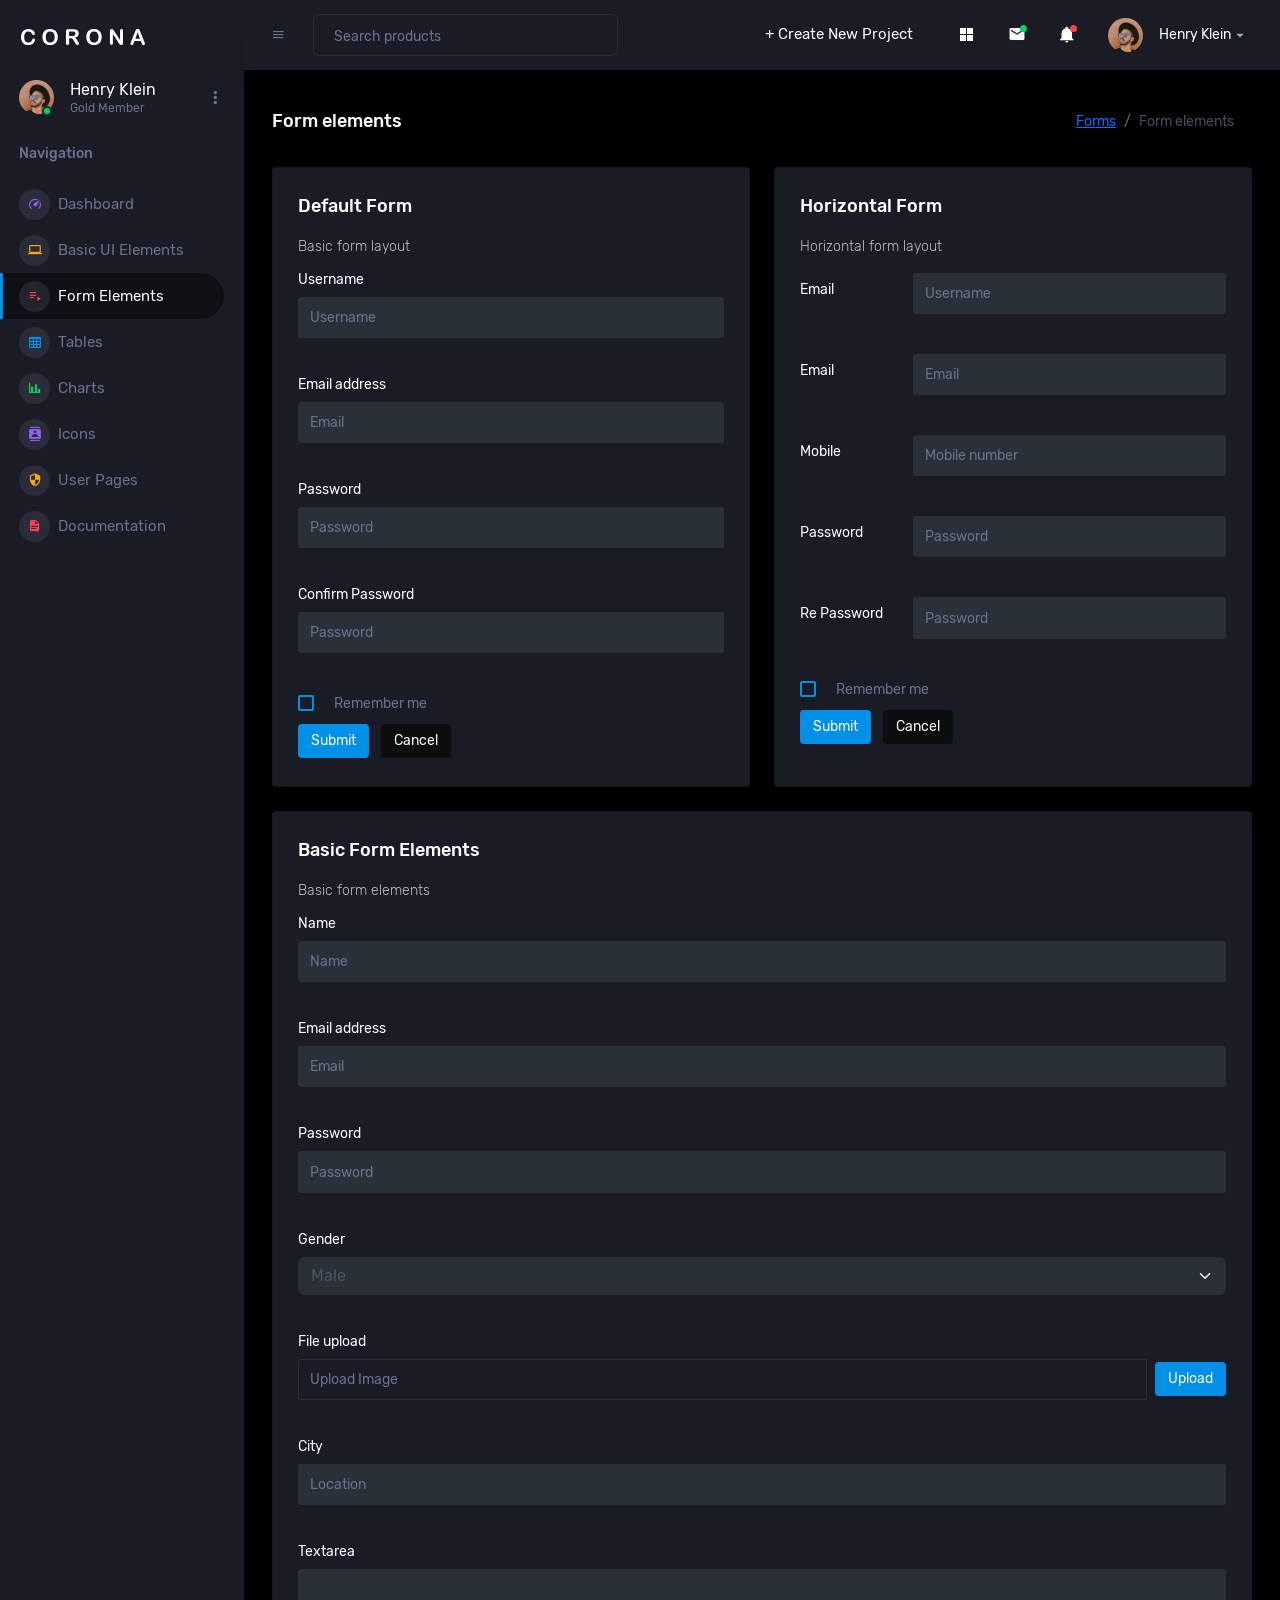
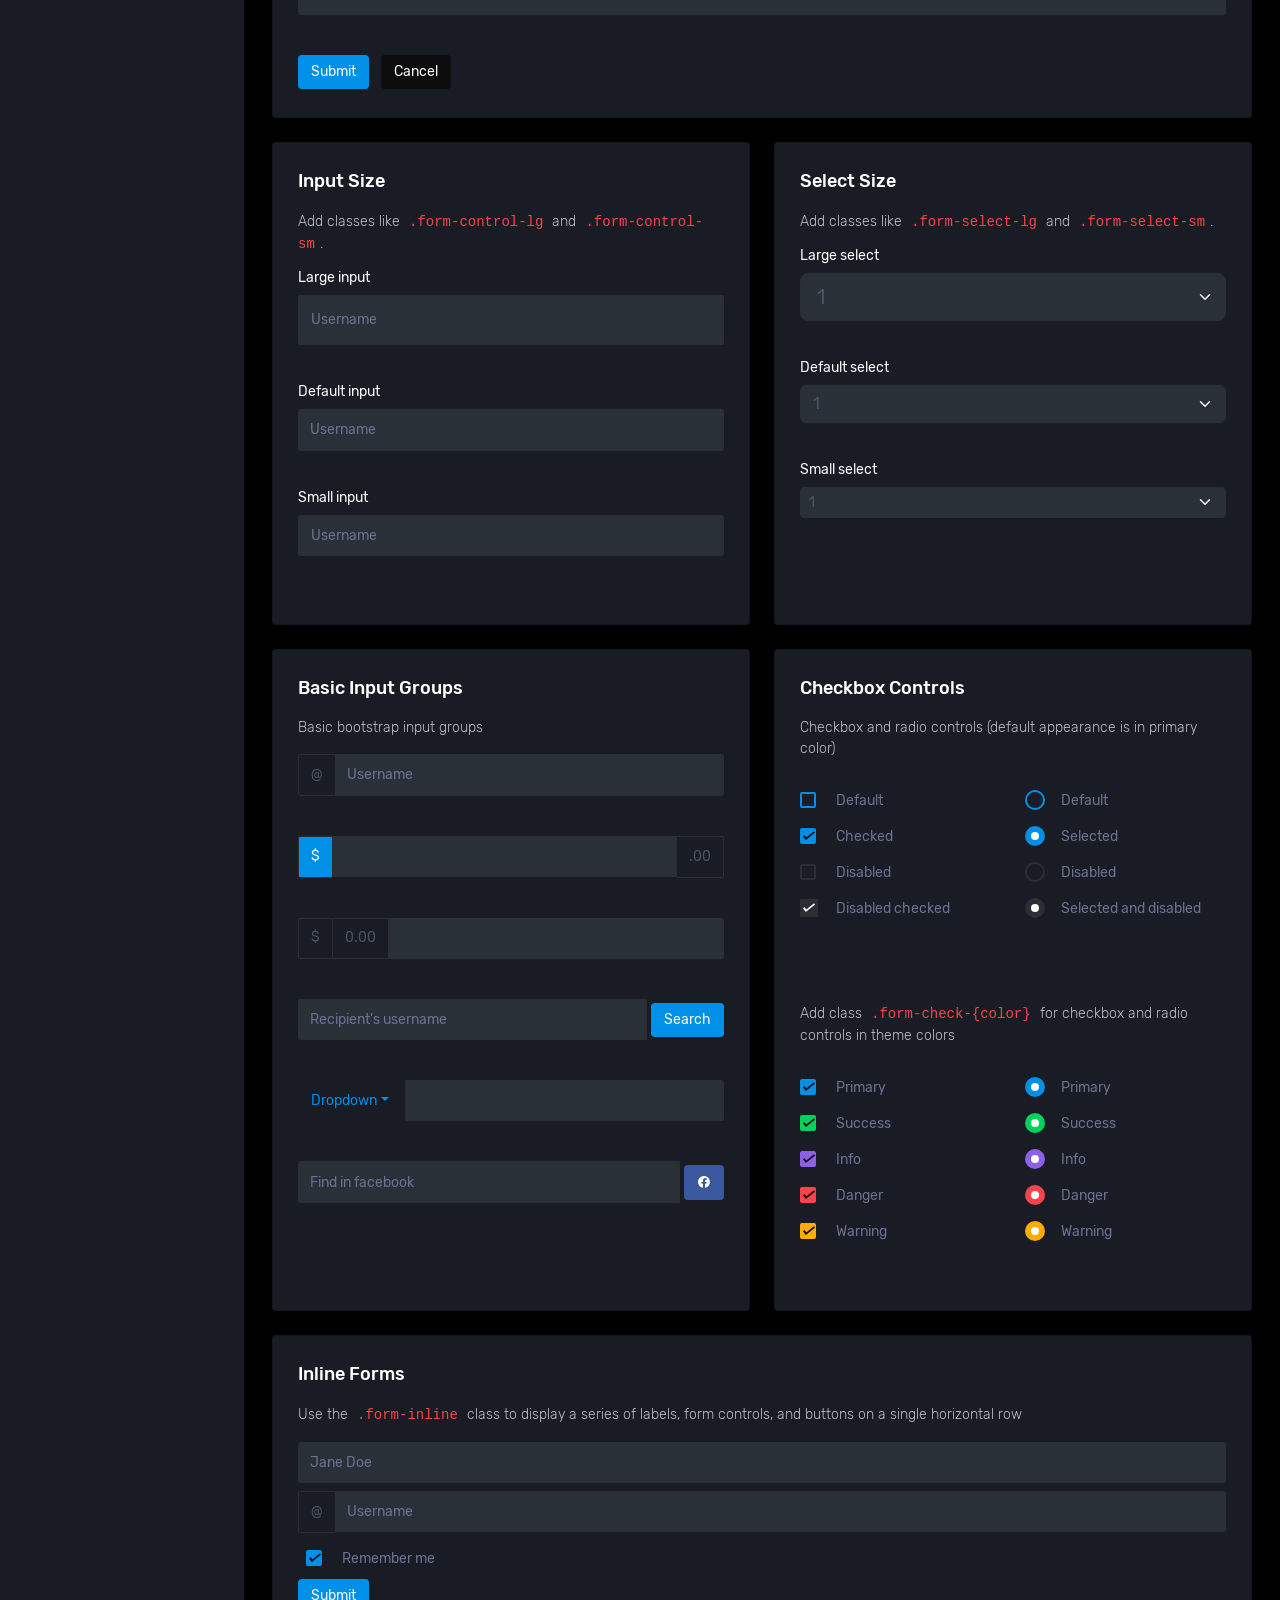
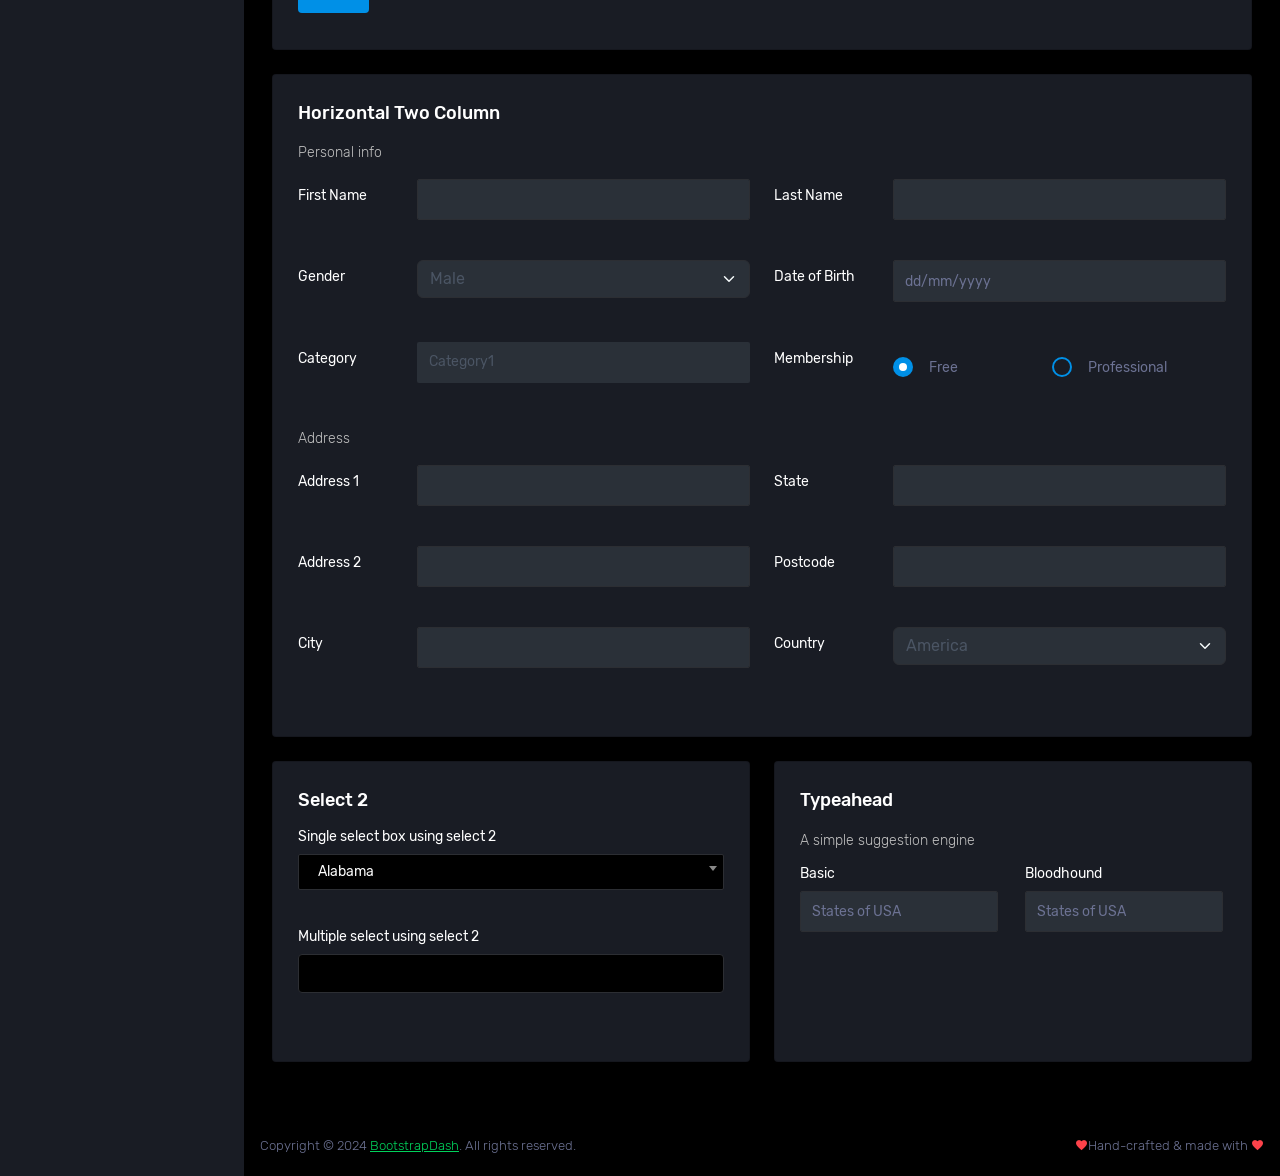
<file: pages/forms/basic_elements.html>
<!DOCTYPE html>
<html lang="en">
  <head>
    <!-- Required meta tags -->
    <meta charset="utf-8">
    <meta name="viewport" content="width=device-width, initial-scale=1, shrink-to-fit=no">
    <title>Corona Admin</title>
    <!-- plugins:css -->
    <link rel="stylesheet" href="../../assets/vendors/mdi/css/materialdesignicons.min.css">
    <link rel="stylesheet" href="../../assets/vendors/ti-icons/css/themify-icons.css">
    <link rel="stylesheet" href="../../assets/vendors/css/vendor.bundle.base.css">
    <link rel="stylesheet" href="../../assets/vendors/font-awesome/css/font-awesome.min.css">
    <!-- endinject -->
    <!-- Plugin css for this page -->
    <link rel="stylesheet" href="../../assets/vendors/select2/select2.min.css">
    <link rel="stylesheet" href="../../assets/vendors/select2-bootstrap-theme/select2-bootstrap.min.css">
    <!-- End plugin css for this page -->
    <!-- inject:css -->
    <!-- endinject -->
    <!-- Layout styles -->
    <link rel="stylesheet" href="../../assets/css/style.css">
    <!-- End layout styles -->
    <link rel="shortcut icon" href="../../assets/images/favicon.png" />
  </head>
  <body>
    <div class="container-scroller">
      <!-- partial:../../partials/_sidebar.html -->
      <nav class="sidebar sidebar-offcanvas" id="sidebar">
        <div class="sidebar-brand-wrapper d-none d-lg-flex align-items-center justify-content-center fixed-top">
          <a class="sidebar-brand brand-logo" href="../../index.html"><img src="../../assets/images/logo.svg" alt="logo" /></a>
          <a class="sidebar-brand brand-logo-mini" href="../../index.html"><img src="../../assets/images/logo-mini.svg" alt="logo" /></a>
        </div>
        <ul class="nav">
          <li class="nav-item profile">
            <div class="profile-desc">
              <div class="profile-pic">
                <div class="count-indicator">
                  <img class="img-xs rounded-circle " src="../../assets/images/faces/face15.jpg" alt="">
                  <span class="count bg-success"></span>
                </div>
                <div class="profile-name">
                  <h5 class="mb-0 font-weight-normal">Henry Klein</h5>
                  <span>Gold Member</span>
                </div>
              </div>
              <a href="#" id="profile-dropdown" data-bs-toggle="dropdown"><i class="mdi mdi-dots-vertical"></i></a>
              <div class="dropdown-menu dropdown-menu-right sidebar-dropdown preview-list" aria-labelledby="profile-dropdown">
                <a href="#" class="dropdown-item preview-item">
                  <div class="preview-thumbnail">
                    <div class="preview-icon bg-dark rounded-circle">
                      <i class="mdi mdi-cog text-primary"></i>
                    </div>
                  </div>
                  <div class="preview-item-content">
                    <p class="preview-subject ellipsis mb-1 text-small">Account settings</p>
                  </div>
                </a>
                <div class="dropdown-divider"></div>
                <a href="#" class="dropdown-item preview-item">
                  <div class="preview-thumbnail">
                    <div class="preview-icon bg-dark rounded-circle">
                      <i class="mdi mdi-onepassword  text-info"></i>
                    </div>
                  </div>
                  <div class="preview-item-content">
                    <p class="preview-subject ellipsis mb-1 text-small">Change Password</p>
                  </div>
                </a>
                <div class="dropdown-divider"></div>
                <a href="#" class="dropdown-item preview-item">
                  <div class="preview-thumbnail">
                    <div class="preview-icon bg-dark rounded-circle">
                      <i class="mdi mdi-calendar-today text-success"></i>
                    </div>
                  </div>
                  <div class="preview-item-content">
                    <p class="preview-subject ellipsis mb-1 text-small">To-do list</p>
                  </div>
                </a>
              </div>
            </div>
          </li>
          <li class="nav-item nav-category">
            <span class="nav-link">Navigation</span>
          </li>
          <li class="nav-item menu-items">
            <a class="nav-link" href="../../index.html">
              <span class="menu-icon">
                <i class="mdi mdi-speedometer"></i>
              </span>
              <span class="menu-title">Dashboard</span>
            </a>
          </li>
          <li class="nav-item menu-items">
            <a class="nav-link" data-bs-toggle="collapse" href="#ui-basic" aria-expanded="false" aria-controls="ui-basic">
              <span class="menu-icon">
                <i class="mdi mdi-laptop"></i>
              </span>
              <span class="menu-title">Basic UI Elements</span>
              <i class="menu-arrow"></i>
            </a>
            <div class="collapse" id="ui-basic">
              <ul class="nav flex-column sub-menu">
                <li class="nav-item"> <a class="nav-link" href="../../pages/ui-features/buttons.html">Buttons</a></li>
                <li class="nav-item"> <a class="nav-link" href="../../pages/ui-features/dropdowns.html">Dropdowns</a></li>
                <li class="nav-item"> <a class="nav-link" href="../../pages/ui-features/typography.html">Typography</a></li>
              </ul>
            </div>
          </li>
          <li class="nav-item menu-items">
            <a class="nav-link" href="../../pages/forms/basic_elements.html">
              <span class="menu-icon">
                <i class="mdi mdi-playlist-play"></i>
              </span>
              <span class="menu-title">Form Elements</span>
              <i class="menu-arrow"></i>
            </a>
          </li>
          <li class="nav-item menu-items">
            <a class="nav-link" href="../../pages/tables/basic-table.html">
              <span class="menu-icon">
                <i class="mdi mdi-table-large"></i>
              </span>
              <span class="menu-title">Tables</span>
              <i class="menu-arrow"></i>
            </a>
          </li>
          <li class="nav-item menu-items">
            <a class="nav-link" href="../../pages/charts/chartjs.html">
              <span class="menu-icon">
                <i class="mdi mdi-chart-bar"></i>
              </span>
              <span class="menu-title">Charts</span>
              <i class="menu-arrow"></i>
            </a>
          </li>
          <li class="nav-item menu-items">
            <a class="nav-link" href="../../pages/icons/font-awesome.html">
              <span class="menu-icon">
                <i class="mdi mdi-contacts"></i>
              </span>
              <span class="menu-title">Icons</span>
              <i class="menu-arrow"></i>
            </a>
          </li>
          <li class="nav-item menu-items">
            <a class="nav-link" data-bs-toggle="collapse" href="#auth" aria-expanded="false" aria-controls="auth">
              <span class="menu-icon">
                <i class="mdi mdi-security"></i>
              </span>
              <span class="menu-title">User Pages</span>
              <i class="menu-arrow"></i>
            </a>
            <div class="collapse" id="auth">
              <ul class="nav flex-column sub-menu">
                <li class="nav-item"> <a class="nav-link" href="../../pages/samples/login.html"> Login </a></li>
                <li class="nav-item"> <a class="nav-link" href="../../pages/samples/register.html"> Register </a></li>
                <li class="nav-item"> <a class="nav-link" href="../../pages/samples/error-404.html"> 404 </a></li>
                <li class="nav-item"> <a class="nav-link" href="../../pages/samples/error-500.html"> 505 </a></li>
                <li class="nav-item"> <a class="nav-link" href="../../pages/samples/blank-page.html"> Blank Page </a></li>
              </ul>
            </div>
          </li>
          <li class="nav-item menu-items">
            <a class="nav-link" href="../../docs/documentation.html">
              <span class="menu-icon">
                <i class="mdi mdi-file-document"></i>
              </span>
              <span class="menu-title">Documentation</span>
            </a>
          </li>
        </ul>
      </nav>
      <!-- partial -->
      <div class="container-fluid page-body-wrapper">
        <!-- partial:../../partials/_navbar.html -->
        <nav class="navbar p-0 fixed-top d-flex flex-row">
          <div class="navbar-brand-wrapper d-flex d-lg-none align-items-center justify-content-center">
            <a class="navbar-brand brand-logo-mini" href="../../index.html"><img src="../../../assets/images/logo-mini.svg" alt="logo" /></a>
          </div>
          <div class="navbar-menu-wrapper flex-grow d-flex align-items-stretch">
            <button class="navbar-toggler navbar-toggler align-self-center" type="button" data-toggle="minimize">
              <span class="mdi mdi-menu"></span>
            </button>
            <ul class="navbar-nav w-100">
              <li class="nav-item w-100">
                <form class="nav-link mt-2 mt-md-0 d-none d-lg-flex search">
                  <input type="text" class="form-control" placeholder="Search products">
                </form>
              </li>
            </ul>
            <ul class="navbar-nav navbar-nav-right">
              <li class="nav-item dropdown d-none d-lg-block">
                <a class="nav-link btn btn-success create-new-button" id="createbuttonDropdown" data-bs-toggle="dropdown" aria-expanded="false" href="#">+ Create New Project</a>
                <div class="dropdown-menu dropdown-menu-end navbar-dropdown preview-list" aria-labelledby="createbuttonDropdown">
                  <h6 class="p-3 mb-0">Projects</h6>
                  <div class="dropdown-divider"></div>
                  <a class="dropdown-item preview-item">
                    <div class="preview-thumbnail">
                      <div class="preview-icon bg-dark rounded-circle">
                        <i class="mdi mdi-file-outline text-primary"></i>
                      </div>
                    </div>
                    <div class="preview-item-content">
                      <p class="preview-subject ellipsis mb-1">Software Development</p>
                    </div>
                  </a>
                  <div class="dropdown-divider"></div>
                  <a class="dropdown-item preview-item">
                    <div class="preview-thumbnail">
                      <div class="preview-icon bg-dark rounded-circle">
                        <i class="mdi mdi-web text-info"></i>
                      </div>
                    </div>
                    <div class="preview-item-content">
                      <p class="preview-subject ellipsis mb-1">UI Development</p>
                    </div>
                  </a>
                  <div class="dropdown-divider"></div>
                  <a class="dropdown-item preview-item">
                    <div class="preview-thumbnail">
                      <div class="preview-icon bg-dark rounded-circle">
                        <i class="mdi mdi-layers text-danger"></i>
                      </div>
                    </div>
                    <div class="preview-item-content">
                      <p class="preview-subject ellipsis mb-1">Software Testing</p>
                    </div>
                  </a>
                  <div class="dropdown-divider"></div>
                  <p class="p-3 mb-0 text-center">See all projects</p>
                </div>
              </li>
              <li class="nav-item nav-settings d-none d-lg-block">
                <a class="nav-link" href="#">
                  <i class="mdi mdi-view-grid"></i>
                </a>
              </li>
              <li class="nav-item dropdown border-left">
                <a class="nav-link count-indicator dropdown-toggle" id="messageDropdown" href="#" data-bs-toggle="dropdown" aria-expanded="false">
                  <i class="mdi mdi-email"></i>
                  <span class="count bg-success"></span>
                </a>
                <div class="dropdown-menu dropdown-menu-end navbar-dropdown preview-list" aria-labelledby="messageDropdown">
                  <h6 class="p-3 mb-0">Messages</h6>
                  <div class="dropdown-divider"></div>
                  <a class="dropdown-item preview-item">
                    <div class="preview-thumbnail">
                      <img src="../../../assets/images/faces/face4.jpg" alt="image" class="rounded-circle profile-pic">
                    </div>
                    <div class="preview-item-content">
                      <p class="preview-subject ellipsis mb-1">Mark send you a message</p>
                      <p class="text-muted mb-0"> 1 Minutes ago </p>
                    </div>
                  </a>
                  <div class="dropdown-divider"></div>
                  <a class="dropdown-item preview-item">
                    <div class="preview-thumbnail">
                      <img src="../../../assets/images/faces/face2.jpg" alt="image" class="rounded-circle profile-pic">
                    </div>
                    <div class="preview-item-content">
                      <p class="preview-subject ellipsis mb-1">Cregh send you a message</p>
                      <p class="text-muted mb-0"> 15 Minutes ago </p>
                    </div>
                  </a>
                  <div class="dropdown-divider"></div>
                  <a class="dropdown-item preview-item">
                    <div class="preview-thumbnail">
                      <img src="../../../assets/images/faces/face3.jpg" alt="image" class="rounded-circle profile-pic">
                    </div>
                    <div class="preview-item-content">
                      <p class="preview-subject ellipsis mb-1">Profile picture updated</p>
                      <p class="text-muted mb-0"> 18 Minutes ago </p>
                    </div>
                  </a>
                  <div class="dropdown-divider"></div>
                  <p class="p-3 mb-0 text-center">4 new messages</p>
                </div>
              </li>
              <li class="nav-item dropdown border-left">
                <a class="nav-link count-indicator dropdown-toggle" id="notificationDropdown" href="#" data-bs-toggle="dropdown">
                  <i class="mdi mdi-bell"></i>
                  <span class="count bg-danger"></span>
                </a>
                <div class="dropdown-menu dropdown-menu-end navbar-dropdown preview-list" aria-labelledby="notificationDropdown">
                  <h6 class="p-3 mb-0">Notifications</h6>
                  <div class="dropdown-divider"></div>
                  <a class="dropdown-item preview-item">
                    <div class="preview-thumbnail">
                      <div class="preview-icon bg-dark rounded-circle">
                        <i class="mdi mdi-calendar text-success"></i>
                      </div>
                    </div>
                    <div class="preview-item-content">
                      <p class="preview-subject mb-1">Event today</p>
                      <p class="text-muted ellipsis mb-0"> Just a reminder that you have an event today </p>
                    </div>
                  </a>
                  <div class="dropdown-divider"></div>
                  <a class="dropdown-item preview-item">
                    <div class="preview-thumbnail">
                      <div class="preview-icon bg-dark rounded-circle">
                        <i class="mdi mdi-cog text-danger"></i>
                      </div>
                    </div>
                    <div class="preview-item-content">
                      <p class="preview-subject mb-1">Settings</p>
                      <p class="text-muted ellipsis mb-0"> Update dashboard </p>
                    </div>
                  </a>
                  <div class="dropdown-divider"></div>
                  <a class="dropdown-item preview-item">
                    <div class="preview-thumbnail">
                      <div class="preview-icon bg-dark rounded-circle">
                        <i class="mdi mdi-link-variant text-warning"></i>
                      </div>
                    </div>
                    <div class="preview-item-content">
                      <p class="preview-subject mb-1">Launch Admin</p>
                      <p class="text-muted ellipsis mb-0"> New admin wow! </p>
                    </div>
                  </a>
                  <div class="dropdown-divider"></div>
                  <p class="p-3 mb-0 text-center">See all notifications</p>
                </div>
              </li>
              <li class="nav-item dropdown">
                <a class="nav-link" id="profileDropdown" href="#" data-bs-toggle="dropdown">
                  <div class="navbar-profile">
                    <img class="img-xs rounded-circle" src="../../../assets/images/faces/face15.jpg" alt="">
                    <p class="mb-0 d-none d-sm-block navbar-profile-name">Henry Klein</p>
                    <i class="mdi mdi-menu-down d-none d-sm-block"></i>
                  </div>
                </a>
                <div class="dropdown-menu dropdown-menu-end navbar-dropdown preview-list" aria-labelledby="profileDropdown">
                  <h6 class="p-3 mb-0">Profile</h6>
                  <div class="dropdown-divider"></div>
                  <a class="dropdown-item preview-item">
                    <div class="preview-thumbnail">
                      <div class="preview-icon bg-dark rounded-circle">
                        <i class="mdi mdi-cog text-success"></i>
                      </div>
                    </div>
                    <div class="preview-item-content">
                      <p class="preview-subject mb-1">Settings</p>
                    </div>
                  </a>
                  <div class="dropdown-divider"></div>
                  <a class="dropdown-item preview-item">
                    <div class="preview-thumbnail">
                      <div class="preview-icon bg-dark rounded-circle">
                        <i class="mdi mdi-logout text-danger"></i>
                      </div>
                    </div>
                    <div class="preview-item-content">
                      <p class="preview-subject mb-1">Log out</p>
                    </div>
                  </a>
                  <div class="dropdown-divider"></div>
                  <p class="p-3 mb-0 text-center">Advanced settings</p>
                </div>
              </li>
            </ul>
            <button class="navbar-toggler navbar-toggler-right d-lg-none align-self-center" type="button" data-toggle="offcanvas">
              <span class="mdi mdi-format-line-spacing"></span>
            </button>
          </div>
        </nav>
        <!-- partial -->
        <div class="main-panel">
          <div class="content-wrapper">
            <div class="page-header">
              <h3 class="page-title"> Form elements </h3>
              <nav aria-label="breadcrumb">
                <ol class="breadcrumb">
                  <li class="breadcrumb-item"><a href="#">Forms</a></li>
                  <li class="breadcrumb-item active" aria-current="page">Form elements</li>
                </ol>
              </nav>
            </div>
            <div class="row">
              <div class="col-md-6 grid-margin stretch-card">
                <div class="card">
                  <div class="card-body">
                    <h4 class="card-title">Default form</h4>
                    <p class="card-description"> Basic form layout </p>
                    <form class="forms-sample">
                      <div class="form-group">
                        <label for="exampleInputUsername1">Username</label>
                        <input type="text" class="form-control" id="exampleInputUsername1" placeholder="Username">
                      </div>
                      <div class="form-group">
                        <label for="exampleInputEmail1">Email address</label>
                        <input type="email" class="form-control" id="exampleInputEmail1" placeholder="Email">
                      </div>
                      <div class="form-group">
                        <label for="exampleInputPassword1">Password</label>
                        <input type="password" class="form-control" id="exampleInputPassword1" placeholder="Password">
                      </div>
                      <div class="form-group">
                        <label for="exampleInputConfirmPassword1">Confirm Password</label>
                        <input type="password" class="form-control" id="exampleInputConfirmPassword1" placeholder="Password">
                      </div>
                      <div class="form-check form-check-flat form-check-primary">
                        <label class="form-check-label">
                          <input type="checkbox" class="form-check-input"> Remember me </label>
                      </div>
                      <button type="submit" class="btn btn-primary me-2">Submit</button>
                      <button class="btn btn-dark">Cancel</button>
                    </form>
                  </div>
                </div>
              </div>
              <div class="col-md-6 grid-margin stretch-card">
                <div class="card">
                  <div class="card-body">
                    <h4 class="card-title">Horizontal Form</h4>
                    <p class="card-description"> Horizontal form layout </p>
                    <form class="forms-sample">
                      <div class="form-group row">
                        <label for="exampleInputUsername2" class="col-sm-3 col-form-label">Email</label>
                        <div class="col-sm-9">
                          <input type="text" class="form-control" id="exampleInputUsername2" placeholder="Username">
                        </div>
                      </div>
                      <div class="form-group row">
                        <label for="exampleInputEmail2" class="col-sm-3 col-form-label">Email</label>
                        <div class="col-sm-9">
                          <input type="email" class="form-control" id="exampleInputEmail2" placeholder="Email">
                        </div>
                      </div>
                      <div class="form-group row">
                        <label for="exampleInputMobile" class="col-sm-3 col-form-label">Mobile</label>
                        <div class="col-sm-9">
                          <input type="text" class="form-control" id="exampleInputMobile" placeholder="Mobile number">
                        </div>
                      </div>
                      <div class="form-group row">
                        <label for="exampleInputPassword2" class="col-sm-3 col-form-label">Password</label>
                        <div class="col-sm-9">
                          <input type="password" class="form-control" id="exampleInputPassword2" placeholder="Password">
                        </div>
                      </div>
                      <div class="form-group row">
                        <label for="exampleInputConfirmPassword2" class="col-sm-3 col-form-label">Re Password</label>
                        <div class="col-sm-9">
                          <input type="password" class="form-control" id="exampleInputConfirmPassword2" placeholder="Password">
                        </div>
                      </div>
                      <div class="form-check form-check-flat form-check-primary">
                        <label class="form-check-label">
                          <input type="checkbox" class="form-check-input"> Remember me </label>
                      </div>
                      <button type="submit" class="btn btn-primary me-2">Submit</button>
                      <button class="btn btn-dark">Cancel</button>
                    </form>
                  </div>
                </div>
              </div>
              <div class="col-12 grid-margin stretch-card">
                <div class="card">
                  <div class="card-body">
                    <h4 class="card-title">Basic form elements</h4>
                    <p class="card-description"> Basic form elements </p>
                    <form class="forms-sample">
                      <div class="form-group">
                        <label for="exampleInputName1">Name</label>
                        <input type="text" class="form-control" id="exampleInputName1" placeholder="Name">
                      </div>
                      <div class="form-group">
                        <label for="exampleInputEmail3">Email address</label>
                        <input type="email" class="form-control" id="exampleInputEmail3" placeholder="Email">
                      </div>
                      <div class="form-group">
                        <label for="exampleInputPassword4">Password</label>
                        <input type="password" class="form-control" id="exampleInputPassword4" placeholder="Password">
                      </div>
                      <div class="form-group">
                        <label for="exampleSelectGender">Gender</label>
                        <select class="form-select" id="exampleSelectGender">
                          <option>Male</option>
                          <option>Female</option>
                        </select>
                      </div>
                      <div class="form-group">
                        <label>File upload</label>
                        <input type="file" name="img[]" class="file-upload-default">
                        <div class="input-group col-xs-12 d-flex align-items-center">
                          <input type="text" class="form-control file-upload-info" disabled placeholder="Upload Image">
                          <span class="input-group-append ms-2">
                            <button class="file-upload-browse btn btn-primary" type="button">Upload</button>
                          </span>
                        </div>
                      </div>
                      <div class="form-group">
                        <label for="exampleInputCity1">City</label>
                        <input type="text" class="form-control" id="exampleInputCity1" placeholder="Location">
                      </div>
                      <div class="form-group">
                        <label for="exampleTextarea1">Textarea</label>
                        <textarea class="form-control" id="exampleTextarea1" rows="4"></textarea>
                      </div>
                      <button type="submit" class="btn btn-primary me-2">Submit</button>
                      <button class="btn btn-dark">Cancel</button>
                    </form>
                  </div>
                </div>
              </div>
              <div class="col-md-6 grid-margin stretch-card">
                <div class="card">
                  <div class="card-body">
                    <h4 class="card-title">Input size</h4>
                    <p class="card-description"> Add classes like <code>.form-control-lg</code> and <code>.form-control-sm</code>. </p>
                    <div class="form-group">
                      <label>Large input</label>
                      <input type="text" class="form-control form-control-lg" placeholder="Username" aria-label="Username">
                    </div>
                    <div class="form-group">
                      <label>Default input</label>
                      <input type="text" class="form-control" placeholder="Username" aria-label="Username">
                    </div>
                    <div class="form-group">
                      <label>Small input</label>
                      <input type="text" class="form-control form-control-sm" placeholder="Username" aria-label="Username">
                    </div>
                  </div>
                </div>
              </div>
              <div class="col-md-6 grid-margin stretch-card">
                <div class="card">
                  <div class="card-body">
                    <h4 class="card-title">Select size</h4>
                    <p class="card-description"> Add classes like <code>.form-select-lg</code> and <code>.form-select-sm</code>. </p>
                    <div class="form-group">
                      <label for="exampleFormControlSelect1">Large select</label>
                      <select class="form-select form-select-lg" id="exampleFormControlSelect1">
                        <option>1</option>
                        <option>2</option>
                        <option>3</option>
                        <option>4</option>
                        <option>5</option>
                      </select>
                    </div>
                    <div class="form-group">
                      <label for="exampleFormControlSelect2">Default select</label>
                      <select class="form-select" id="exampleFormControlSelect2">
                        <option>1</option>
                        <option>2</option>
                        <option>3</option>
                        <option>4</option>
                        <option>5</option>
                      </select>
                    </div>
                    <div class="form-group">
                      <label for="exampleFormControlSelect3">Small select</label>
                      <select class="form-select form-select-sm" id="exampleFormControlSelect3">
                        <option>1</option>
                        <option>2</option>
                        <option>3</option>
                        <option>4</option>
                        <option>5</option>
                      </select>
                    </div>
                  </div>
                </div>
              </div>
              <div class="col-md-6 grid-margin stretch-card">
                <div class="card">
                  <div class="card-body">
                    <h4 class="card-title">Basic input groups</h4>
                    <p class="card-description"> Basic bootstrap input groups </p>
                    <div class="form-group">
                      <div class="input-group">
                        <div class="input-group-prepend">
                          <span class="input-group-text">@</span>
                        </div>
                        <input type="text" class="form-control" placeholder="Username" aria-label="Username" aria-describedby="basic-addon1">
                      </div>
                    </div>
                    <div class="form-group">
                      <div class="input-group">
                        <div class="input-group-prepend">
                          <span class="input-group-text bg-primary text-white">$</span>
                        </div>
                        <input type="text" class="form-control" aria-label="Amount (to the nearest dollar)">
                        <div class="input-group-append">
                          <span class="input-group-text">.00</span>
                        </div>
                      </div>
                    </div>
                    <div class="form-group">
                      <div class="input-group">
                        <div class="input-group-prepend">
                          <span class="input-group-text">$</span>
                        </div>
                        <div class="input-group-prepend">
                          <span class="input-group-text">0.00</span>
                        </div>
                        <input type="text" class="form-control" aria-label="Amount (to the nearest dollar)">
                      </div>
                    </div>
                    <div class="form-group">
                      <div class="input-group d-flex align-items-center">
                        <input type="text" class="form-control" placeholder="Recipient's username" aria-label="Recipient's username" aria-describedby="basic-addon2">
                        <div class="input-group-append ms-1">
                          <button class="btn btn-md btn-primary" type="button">Search</button>
                        </div>
                      </div>
                    </div>
                    <div class="form-group">
                      <div class="input-group d-flex align-items-center">
                        <div class="input-group-prepend me-1">
                          <button class="btn btn-md btn-outline-primary dropdown-toggle" type="button" data-bs-toggle="dropdown" aria-haspopup="true" aria-expanded="false">Dropdown</button>
                          <div class="dropdown-menu">
                            <a class="dropdown-item" href="#">Action</a>
                            <a class="dropdown-item" href="#">Another action</a>
                            <a class="dropdown-item" href="#">Something else here</a>
                            <div role="separator" class="dropdown-divider"></div>
                            <a class="dropdown-item" href="#">Separated link</a>
                          </div>
                        </div>
                        <input type="text" class="form-control" aria-label="Text input with dropdown button">
                      </div>
                    </div>
                    <div class="form-group">
                      <div class="input-group d-flex align-items-center">
                        <input type="text" class="form-control" placeholder="Find in facebook" aria-label="Recipient's username" aria-describedby="basic-addon2">
                        <div class="input-group-append ms-1">
                          <button class="btn btn-md btn-facebook" type="button">
                            <i class="mdi mdi-facebook"></i>
                          </button>
                        </div>
                      </div>
                    </div>
                  </div>
                </div>
              </div>
              <div class="col-md-6 grid-margin stretch-card">
                <div class="card">
                  <div class="card-body">
                    <h4 class="card-title">Checkbox Controls</h4>
                    <p class="card-description">Checkbox and radio controls (default appearance is in primary color)</p>
                    <form>
                      <div class="row">
                        <div class="col-md-6">
                          <div class="form-group">
                            <div class="form-check">
                              <label class="form-check-label">
                                <input type="checkbox" class="form-check-input"> Default </label>
                            </div>
                            <div class="form-check">
                              <label class="form-check-label">
                                <input type="checkbox" class="form-check-input" checked> Checked </label>
                            </div>
                            <div class="form-check">
                              <label class="form-check-label">
                                <input type="checkbox" class="form-check-input" disabled> Disabled </label>
                            </div>
                            <div class="form-check">
                              <label class="form-check-label">
                                <input type="checkbox" class="form-check-input" disabled checked> Disabled checked </label>
                            </div>
                          </div>
                        </div>
                        <div class="col-md-6">
                          <div class="form-group">
                            <div class="form-check">
                              <label class="form-check-label">
                                <input type="radio" class="form-check-input" name="optionsRadios" id="optionsRadios1" value=""> Default </label>
                            </div>
                            <div class="form-check">
                              <label class="form-check-label">
                                <input type="radio" class="form-check-input" name="optionsRadios" id="optionsRadios2" value="option2" checked> Selected </label>
                            </div>
                            <div class="form-check">
                              <label class="form-check-label">
                                <input type="radio" class="form-check-input" name="optionsRadios2" id="optionsRadios3" value="option3" disabled> Disabled </label>
                            </div>
                            <div class="form-check">
                              <label class="form-check-label">
                                <input type="radio" class="form-check-input" name="optionsRadio2" id="optionsRadios4" value="option4" disabled checked> Selected and disabled </label>
                            </div>
                          </div>
                        </div>
                      </div>
                    </form>
                  </div>
                  <div class="card-body">
                    <p class="card-description">Add class <code>.form-check-{color}</code> for checkbox and radio controls in theme colors</p>
                    <form>
                      <div class="row">
                        <div class="col-md-6">
                          <div class="form-group">
                            <div class="form-check form-check-primary">
                              <label class="form-check-label">
                                <input type="checkbox" class="form-check-input" checked> Primary </label>
                            </div>
                            <div class="form-check form-check-success">
                              <label class="form-check-label">
                                <input type="checkbox" class="form-check-input" checked> Success </label>
                            </div>
                            <div class="form-check form-check-info">
                              <label class="form-check-label">
                                <input type="checkbox" class="form-check-input" checked> Info </label>
                            </div>
                            <div class="form-check form-check-danger">
                              <label class="form-check-label">
                                <input type="checkbox" class="form-check-input" checked> Danger </label>
                            </div>
                            <div class="form-check form-check-warning">
                              <label class="form-check-label">
                                <input type="checkbox" class="form-check-input" checked> Warning </label>
                            </div>
                          </div>
                        </div>
                        <div class="col-md-6">
                          <div class="form-group">
                            <div class="form-check form-check-primary">
                              <label class="form-check-label">
                                <input type="radio" class="form-check-input" name="ExampleRadio1" id="ExampleRadio1" checked> Primary </label>
                            </div>
                            <div class="form-check form-check-success">
                              <label class="form-check-label">
                                <input type="radio" class="form-check-input" name="ExampleRadio2" id="ExampleRadio2" checked> Success </label>
                            </div>
                            <div class="form-check form-check-info">
                              <label class="form-check-label">
                                <input type="radio" class="form-check-input" name="ExampleRadio3" id="ExampleRadio3" checked> Info </label>
                            </div>
                            <div class="form-check form-check-danger">
                              <label class="form-check-label">
                                <input type="radio" class="form-check-input" name="ExampleRadio4" id="ExampleRadio4" checked> Danger </label>
                            </div>
                            <div class="form-check form-check-warning">
                              <label class="form-check-label">
                                <input type="radio" class="form-check-input" name="ExampleRadio5" id="ExampleRadio5" checked> Warning </label>
                            </div>
                          </div>
                        </div>
                      </div>
                    </form>
                  </div>
                </div>
              </div>
              <div class="col-12 grid-margin stretch-card">
                <div class="card">
                  <div class="card-body">
                    <h4 class="card-title">Inline forms</h4>
                    <p class="card-description"> Use the <code>.form-inline</code> class to display a series of labels, form controls, and buttons on a single horizontal row </p>
                    <form class="form-inline">
                      <label class="sr-only" for="inlineFormInputName2">Name</label>
                      <input type="text" class="form-control mb-2 mr-sm-2" id="inlineFormInputName2" placeholder="Jane Doe">
                      <label class="sr-only" for="inlineFormInputGroupUsername2">Username</label>
                      <div class="input-group mb-2 mr-sm-2">
                        <div class="input-group-prepend">
                          <div class="input-group-text">@</div>
                        </div>
                        <input type="text" class="form-control" id="inlineFormInputGroupUsername2" placeholder="Username">
                      </div>
                      <div class="form-check mx-sm-2">
                        <label class="form-check-label">
                          <input type="checkbox" class="form-check-input" checked> Remember me </label>
                      </div>
                      <button type="submit" class="btn btn-primary mb-2">Submit</button>
                    </form>
                  </div>
                </div>
              </div>
              <div class="col-12 grid-margin">
                <div class="card">
                  <div class="card-body">
                    <h4 class="card-title">Horizontal Two column</h4>
                    <form class="form-sample">
                      <p class="card-description"> Personal info </p>
                      <div class="row">
                        <div class="col-md-6">
                          <div class="form-group row">
                            <label class="col-sm-3 col-form-label">First Name</label>
                            <div class="col-sm-9">
                              <input type="text" class="form-control" />
                            </div>
                          </div>
                        </div>
                        <div class="col-md-6">
                          <div class="form-group row">
                            <label class="col-sm-3 col-form-label">Last Name</label>
                            <div class="col-sm-9">
                              <input type="text" class="form-control" />
                            </div>
                          </div>
                        </div>
                      </div>
                      <div class="row">
                        <div class="col-md-6">
                          <div class="form-group row">
                            <label class="col-sm-3 col-form-label">Gender</label>
                            <div class="col-sm-9">
                              <select class="form-select">
                                <option>Male</option>
                                <option>Female</option>
                              </select>
                            </div>
                          </div>
                        </div>
                        <div class="col-md-6">
                          <div class="form-group row">
                            <label class="col-sm-3 col-form-label">Date of Birth</label>
                            <div class="col-sm-9">
                              <input class="form-control" placeholder="dd/mm/yyyy" />
                            </div>
                          </div>
                        </div>
                      </div>
                      <div class="row">
                        <div class="col-md-6">
                          <div class="form-group row">
                            <label class="col-sm-3 col-form-label">Category</label>
                            <div class="col-sm-9">
                              <select class="form-control">
                                <option>Category1</option>
                                <option>Category2</option>
                                <option>Category3</option>
                                <option>Category4</option>
                              </select>
                            </div>
                          </div>
                        </div>
                        <div class="col-md-6">
                          <div class="form-group row">
                            <label class="col-sm-3 col-form-label">Membership</label>
                            <div class="col-sm-4">
                              <div class="form-check">
                                <label class="form-check-label">
                                  <input type="radio" class="form-check-input" name="membershipRadios" id="membershipRadios1" value="" checked> Free </label>
                              </div>
                            </div>
                            <div class="col-sm-5">
                              <div class="form-check">
                                <label class="form-check-label">
                                  <input type="radio" class="form-check-input" name="membershipRadios" id="membershipRadios2" value="option2"> Professional </label>
                              </div>
                            </div>
                          </div>
                        </div>
                      </div>
                      <p class="card-description"> Address </p>
                      <div class="row">
                        <div class="col-md-6">
                          <div class="form-group row">
                            <label class="col-sm-3 col-form-label">Address 1</label>
                            <div class="col-sm-9">
                              <input type="text" class="form-control" />
                            </div>
                          </div>
                        </div>
                        <div class="col-md-6">
                          <div class="form-group row">
                            <label class="col-sm-3 col-form-label">State</label>
                            <div class="col-sm-9">
                              <input type="text" class="form-control" />
                            </div>
                          </div>
                        </div>
                      </div>
                      <div class="row">
                        <div class="col-md-6">
                          <div class="form-group row">
                            <label class="col-sm-3 col-form-label">Address 2</label>
                            <div class="col-sm-9">
                              <input type="text" class="form-control" />
                            </div>
                          </div>
                        </div>
                        <div class="col-md-6">
                          <div class="form-group row">
                            <label class="col-sm-3 col-form-label">Postcode</label>
                            <div class="col-sm-9">
                              <input type="text" class="form-control" />
                            </div>
                          </div>
                        </div>
                      </div>
                      <div class="row">
                        <div class="col-md-6">
                          <div class="form-group row">
                            <label class="col-sm-3 col-form-label">City</label>
                            <div class="col-sm-9">
                              <input type="text" class="form-control" />
                            </div>
                          </div>
                        </div>
                        <div class="col-md-6">
                          <div class="form-group row">
                            <label class="col-sm-3 col-form-label">Country</label>
                            <div class="col-sm-9">
                              <select class="form-select">
                                <option>America</option>
                                <option>Italy</option>
                                <option>Russia</option>
                                <option>Britain</option>
                              </select>
                            </div>
                          </div>
                        </div>
                      </div>
                    </form>
                  </div>
                </div>
              </div>
              <div class="col-md-6 grid-margin stretch-card">
                <div class="card">
                  <div class="card-body">
                    <h4 class="card-title">Select 2</h4>
                    <div class="form-group">
                      <label>Single select box using select 2</label>
                      <select class="js-example-basic-single" style="width:100%">
                        <option value="AL">Alabama</option>
                        <option value="WY">Wyoming</option>
                        <option value="AM">America</option>
                        <option value="CA">Canada</option>
                        <option value="RU">Russia</option>
                      </select>
                    </div>
                    <div class="form-group">
                      <label>Multiple select using select 2</label>
                      <select class="js-example-basic-multiple" multiple="multiple" style="width:100%">
                        <option value="AL">Alabama</option>
                        <option value="WY">Wyoming</option>
                        <option value="AM">America</option>
                        <option value="CA">Canada</option>
                        <option value="RU">Russia</option>
                      </select>
                    </div>
                  </div>
                </div>
              </div>
              <div class="col-md-6 grid-margin stretch-card">
                <div class="card">
                  <div class="card-body">
                    <h4 class="card-title">Typeahead</h4>
                    <p class="card-description"> A simple suggestion engine </p>
                    <div class="form-group row">
                      <div class="col">
                        <label>Basic</label>
                        <div id="the-basics">
                          <input class="typeahead" type="text" placeholder="States of USA">
                        </div>
                      </div>
                      <div class="col">
                        <label>Bloodhound</label>
                        <div id="bloodhound">
                          <input class="typeahead" type="text" placeholder="States of USA">
                        </div>
                      </div>
                    </div>
                  </div>
                </div>
              </div>
            </div>
          </div>
          <!-- content-wrapper ends -->
          <!-- partial:../../partials/_footer.html -->
          <footer class="footer">
            <div class="d-sm-flex justify-content-center justify-content-sm-between">
              <span class="text-muted text-center text-sm-left d-block d-sm-inline-block">Copyright © 2024 <a href="https://www.bootstrapdash.com/" target="_blank">BootstrapDash</a>. All rights reserved.</span>
              <span class="text-muted float-none float-sm-end d-block mt-1 mt-sm-0 text-center"> <span class="text-muted float-none float-sm-end d-block mt-1 mt-sm-0 text-center">Hand-crafted & made with <i class="mdi mdi-heart text-danger"></i></span> <i class="mdi mdi-heart text-danger"></i></span>
            </div>
          </footer>
          <!-- partial -->
        </div>
        <!-- main-panel ends -->
      </div>
      <!-- page-body-wrapper ends -->
    </div>
    <!-- container-scroller -->
    <!-- plugins:js -->
    <script src="../../assets/vendors/js/vendor.bundle.base.js"></script>
    <!-- endinject -->
    <!-- Plugin js for this page -->
    <script src="../../assets/vendors/select2/select2.min.js"></script>
    <script src="../../assets/vendors/typeahead.js/typeahead.bundle.min.js"></script>
    <!-- End plugin js for this page -->
    <!-- inject:js -->
    <script src="../../assets/js/off-canvas.js"></script>
    <script src="../../assets/js/misc.js"></script>
    <script src="../../assets/js/settings.js"></script>
    <script src="../../assets/js/todolist.js"></script>
    <!-- endinject -->
    <!-- Custom js for this page -->
    <script src="../../assets/js/file-upload.js"></script>
    <script src="../../assets/js/typeahead.js"></script>
    <script src="../../assets/js/select2.js"></script>
    <!-- End custom js for this page -->
  </body>
</html>
</file>
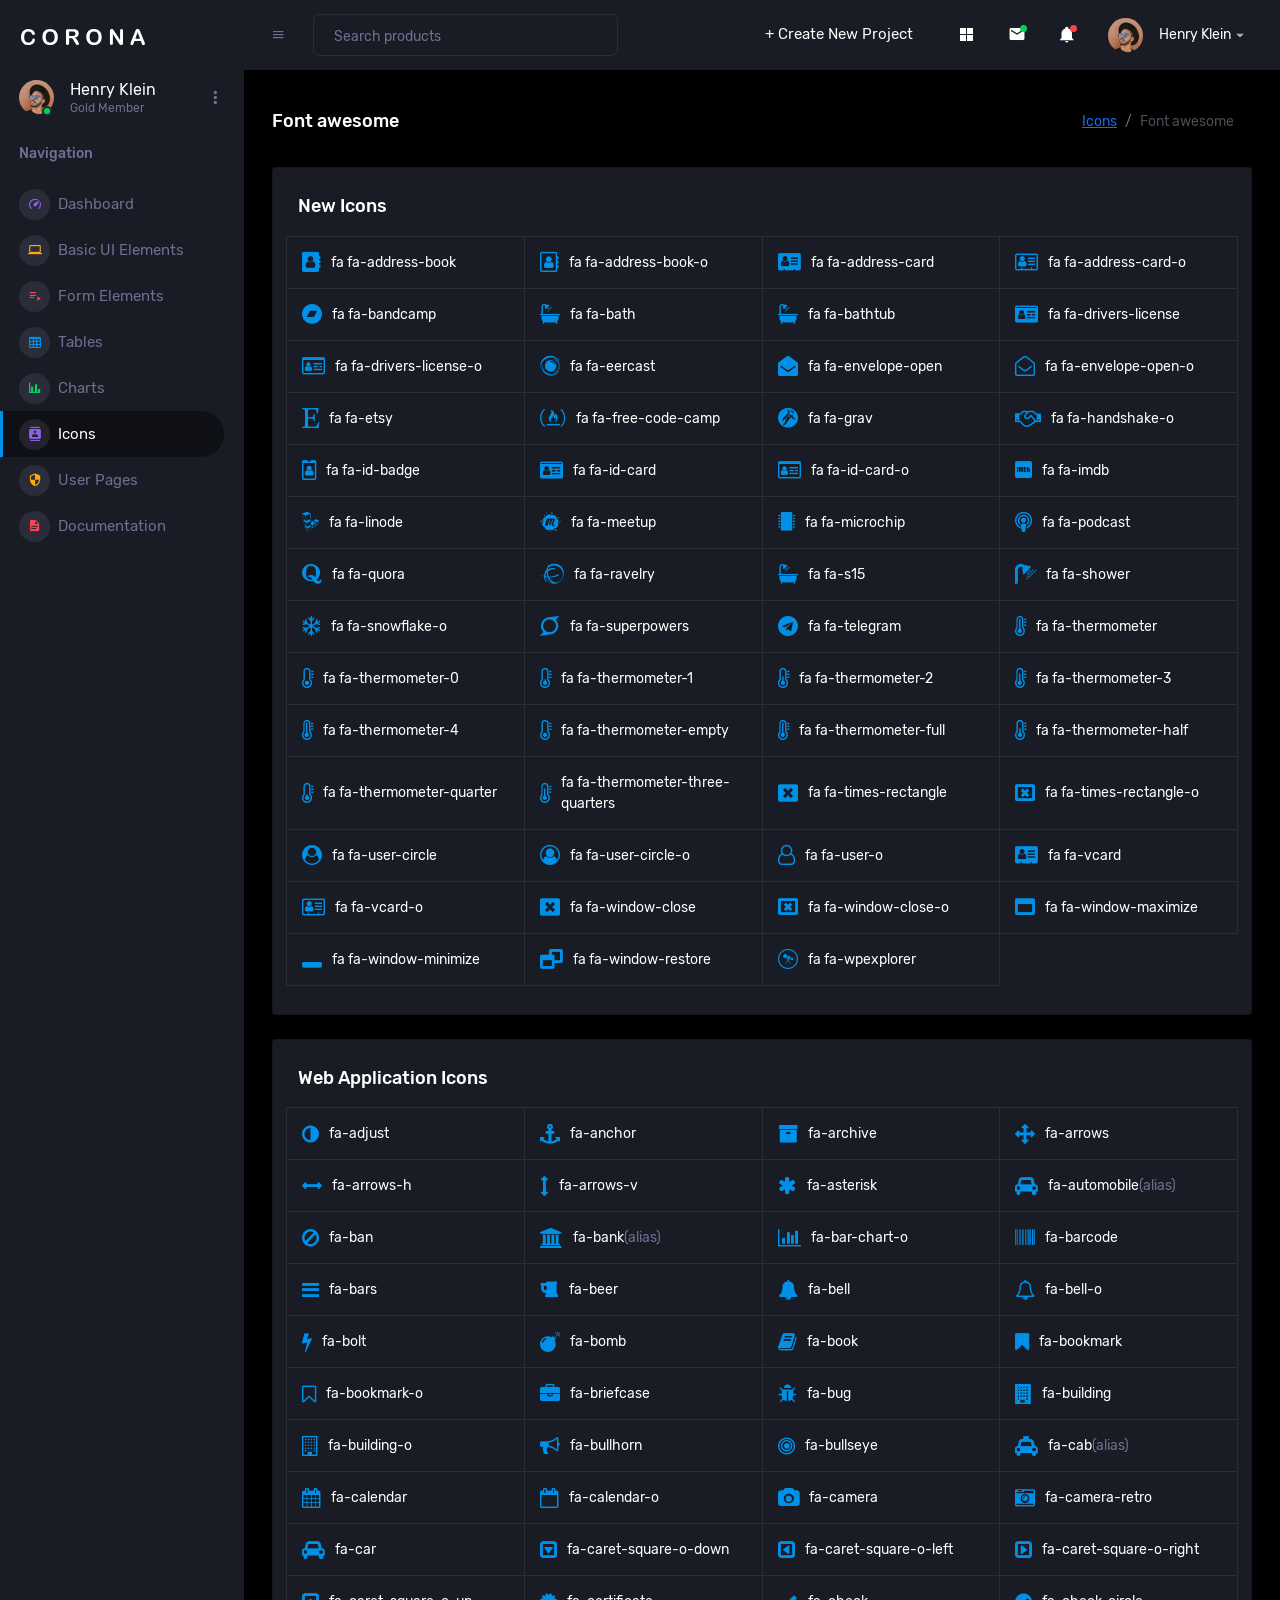
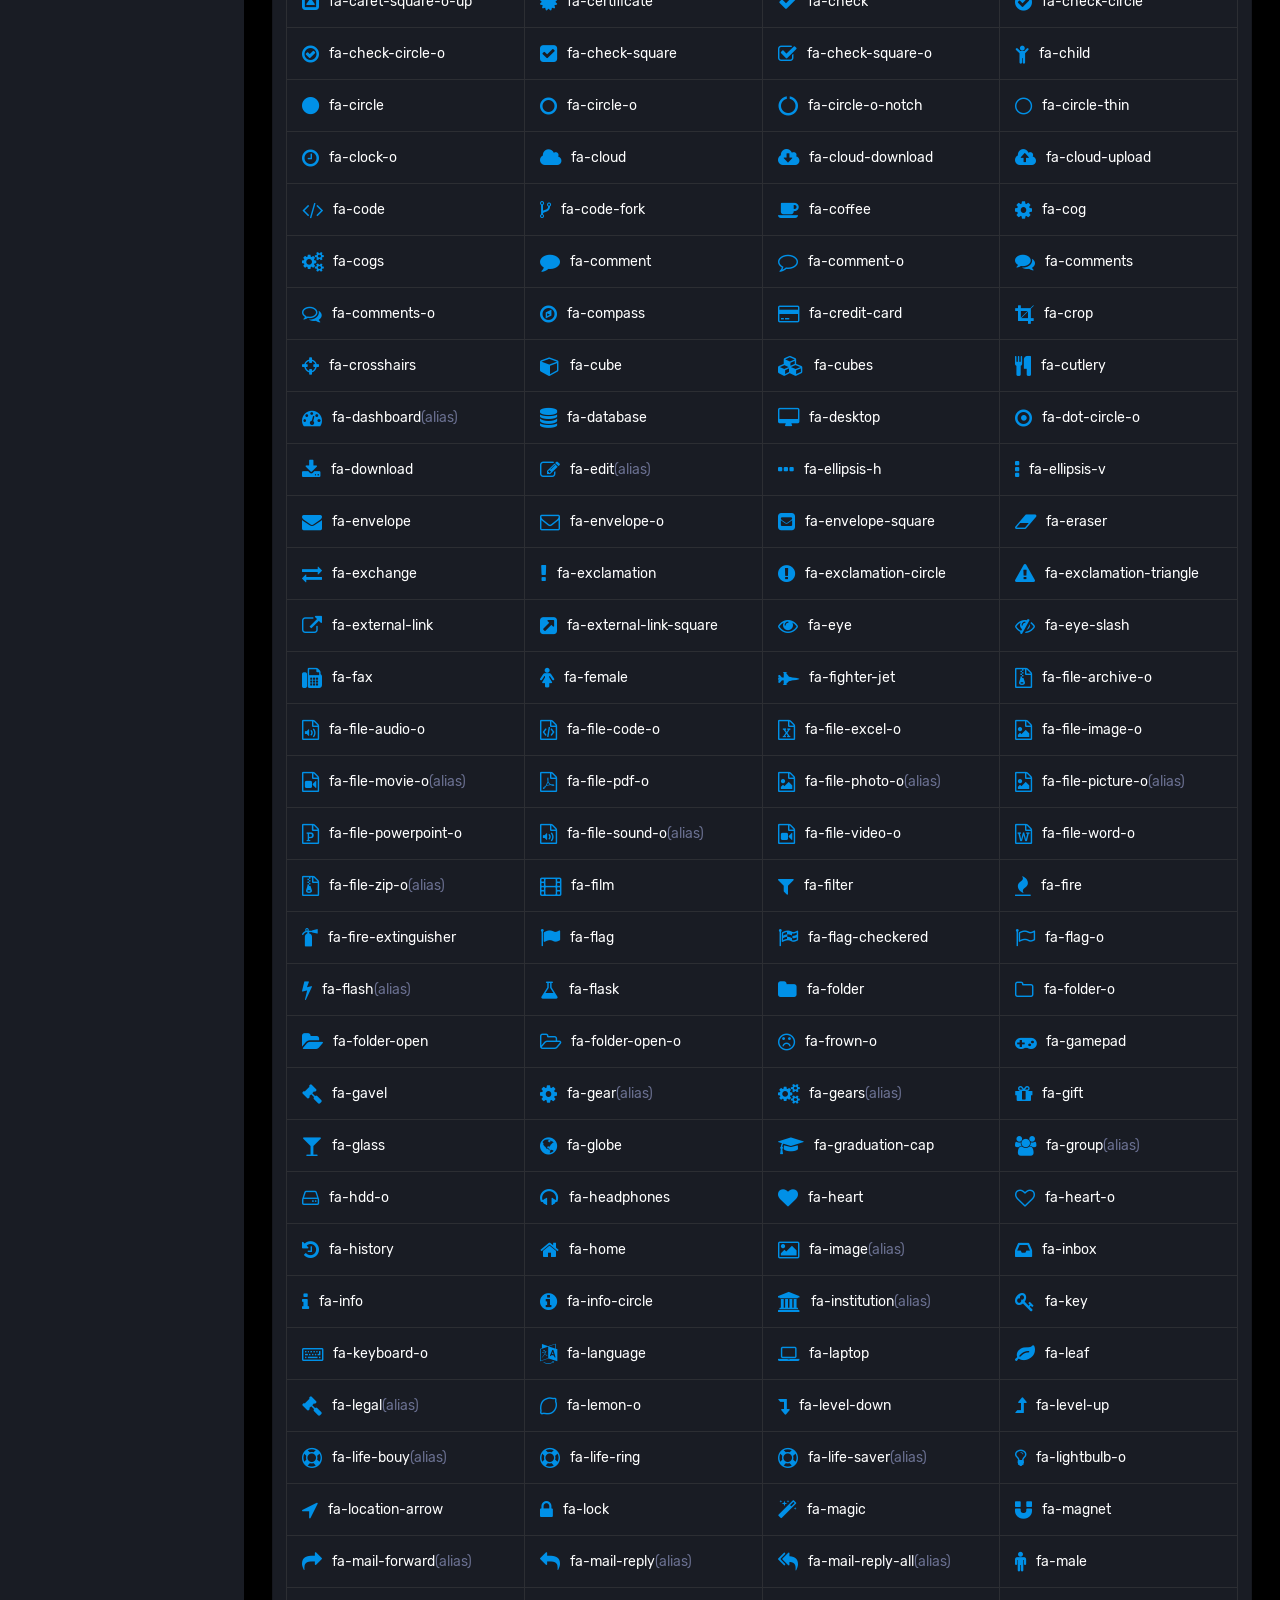
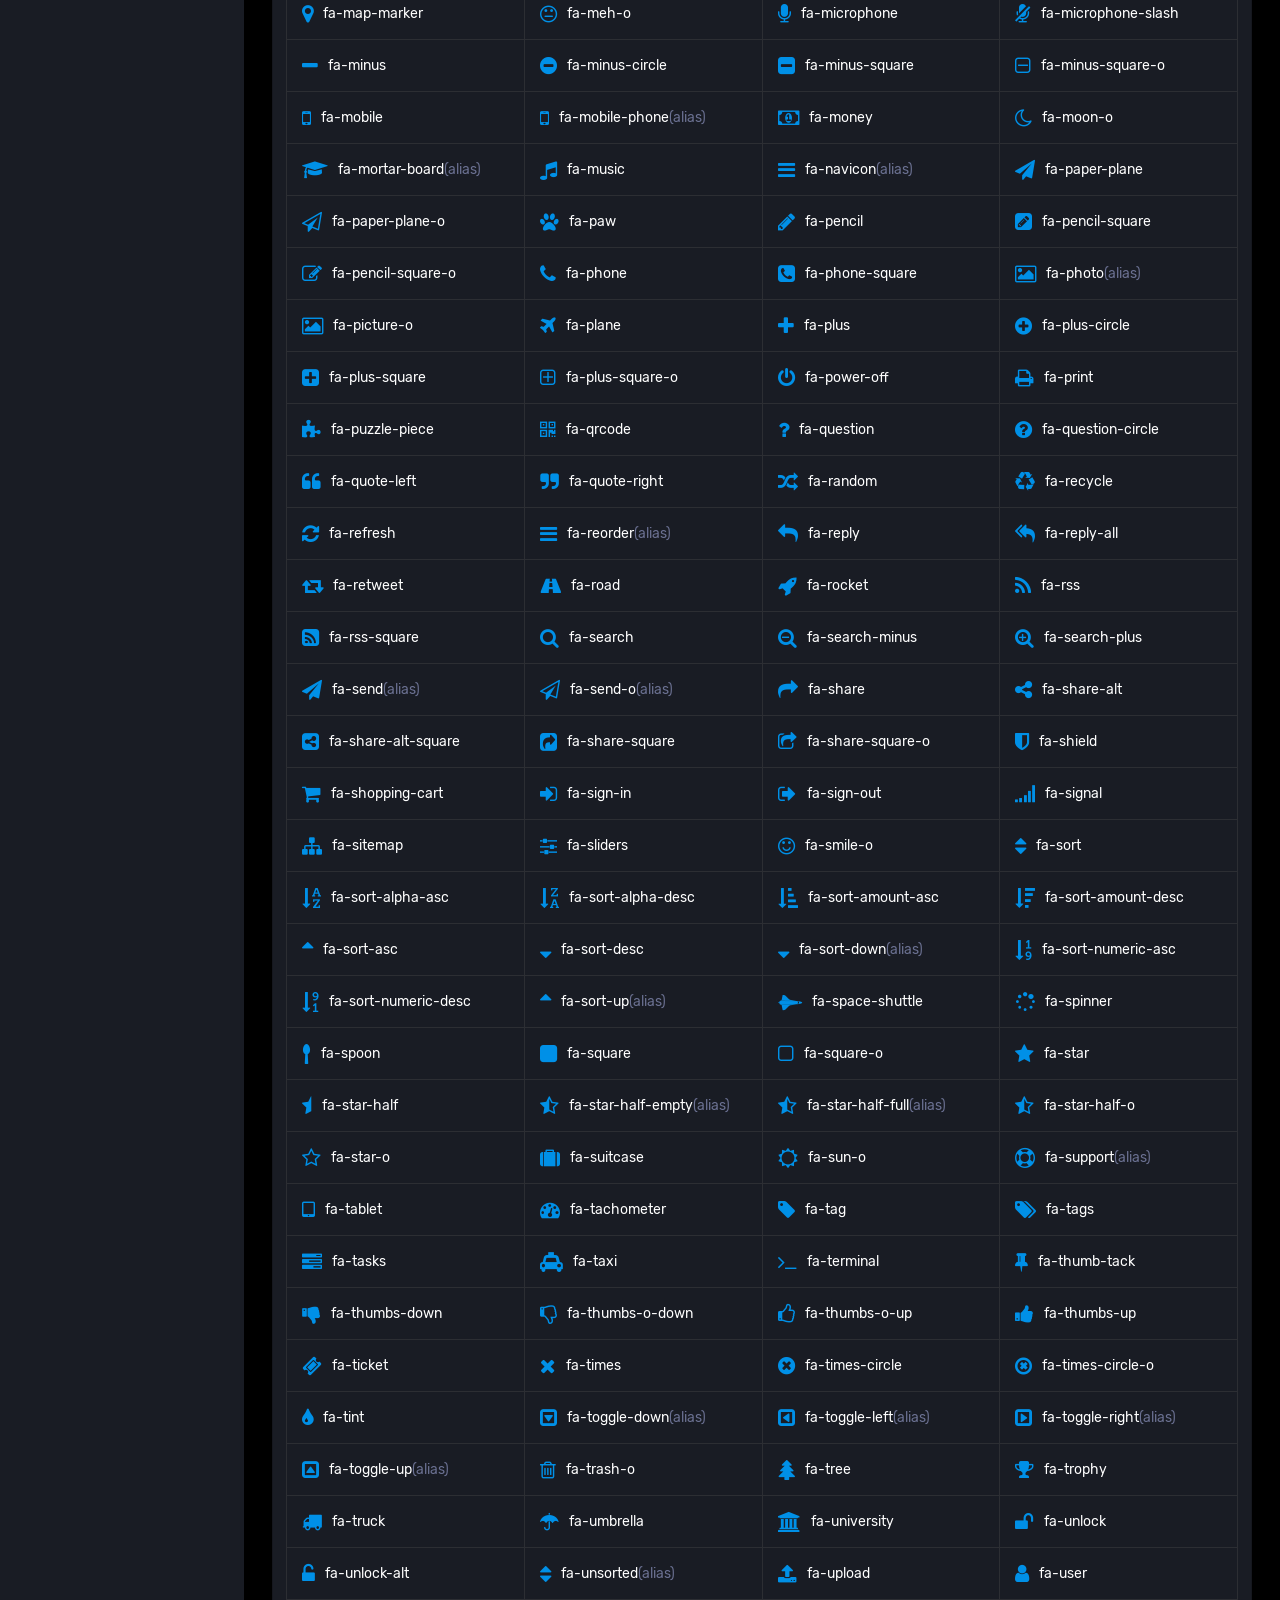
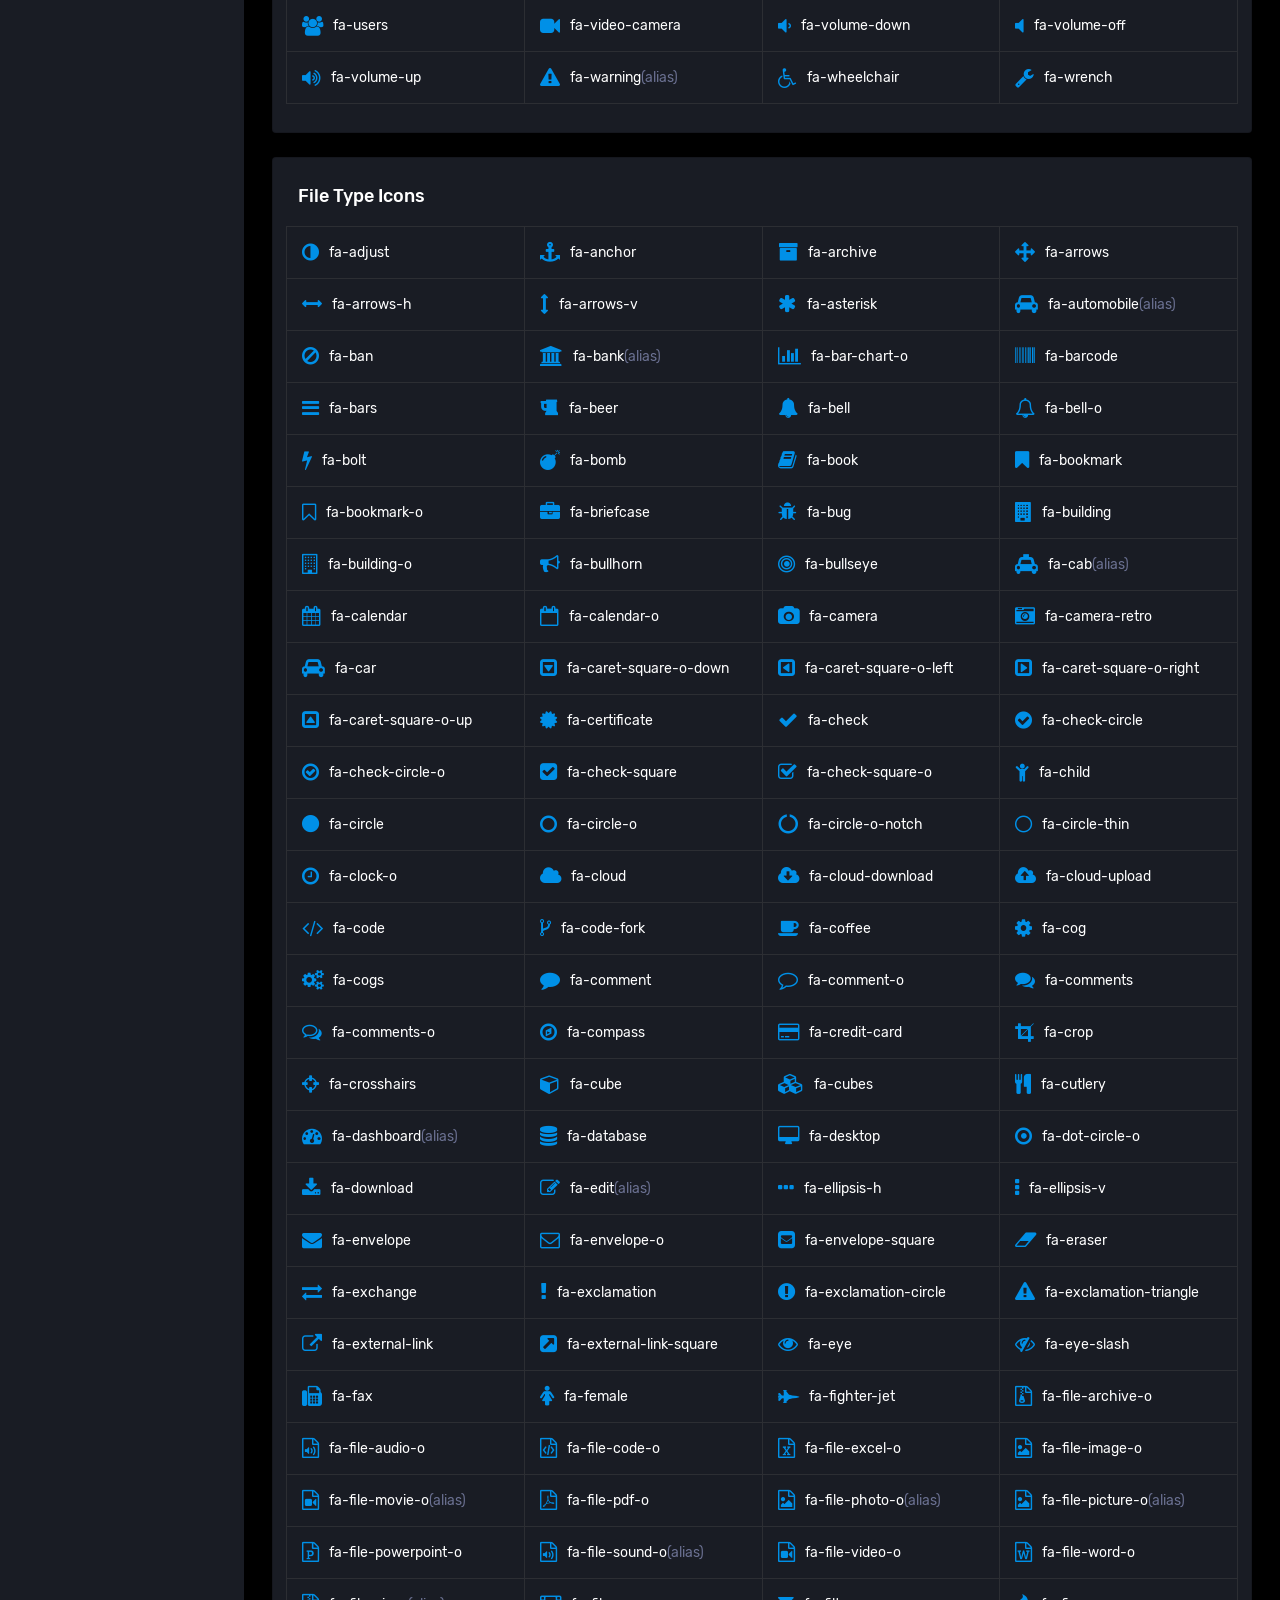
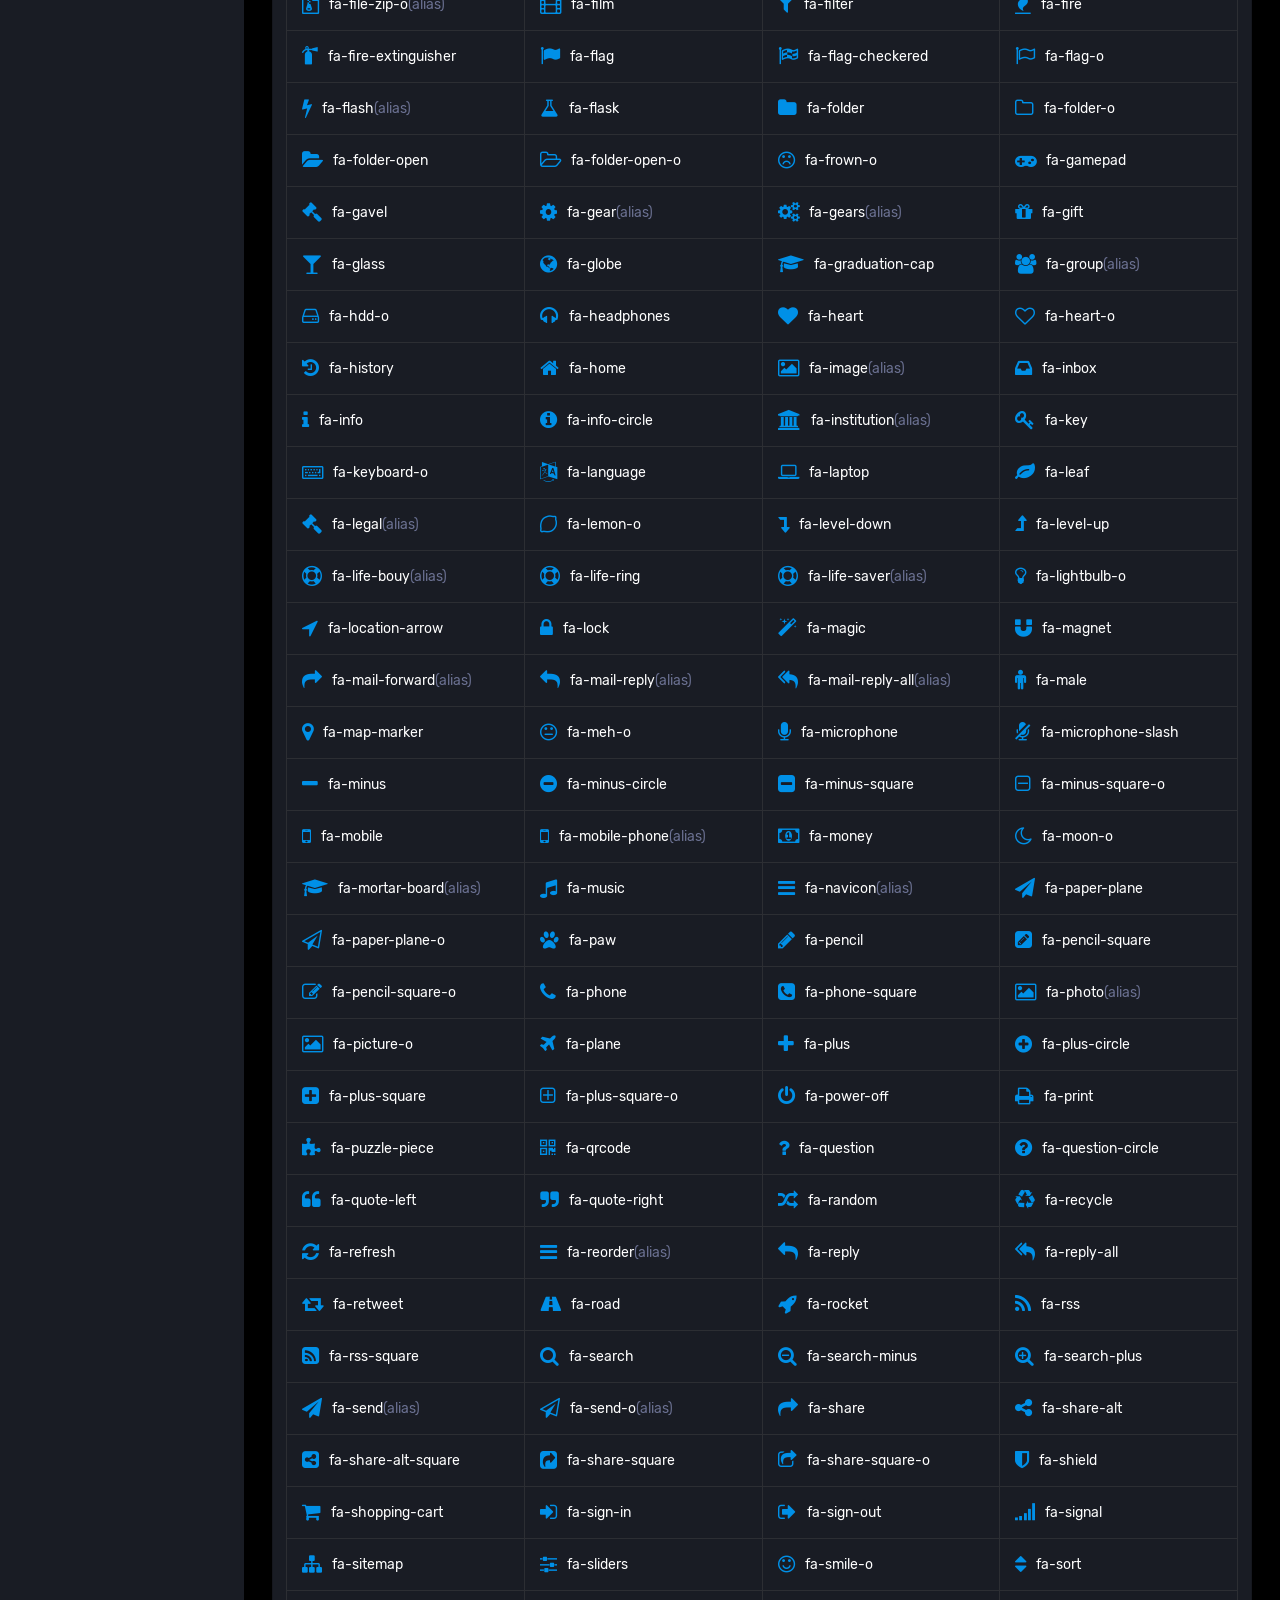
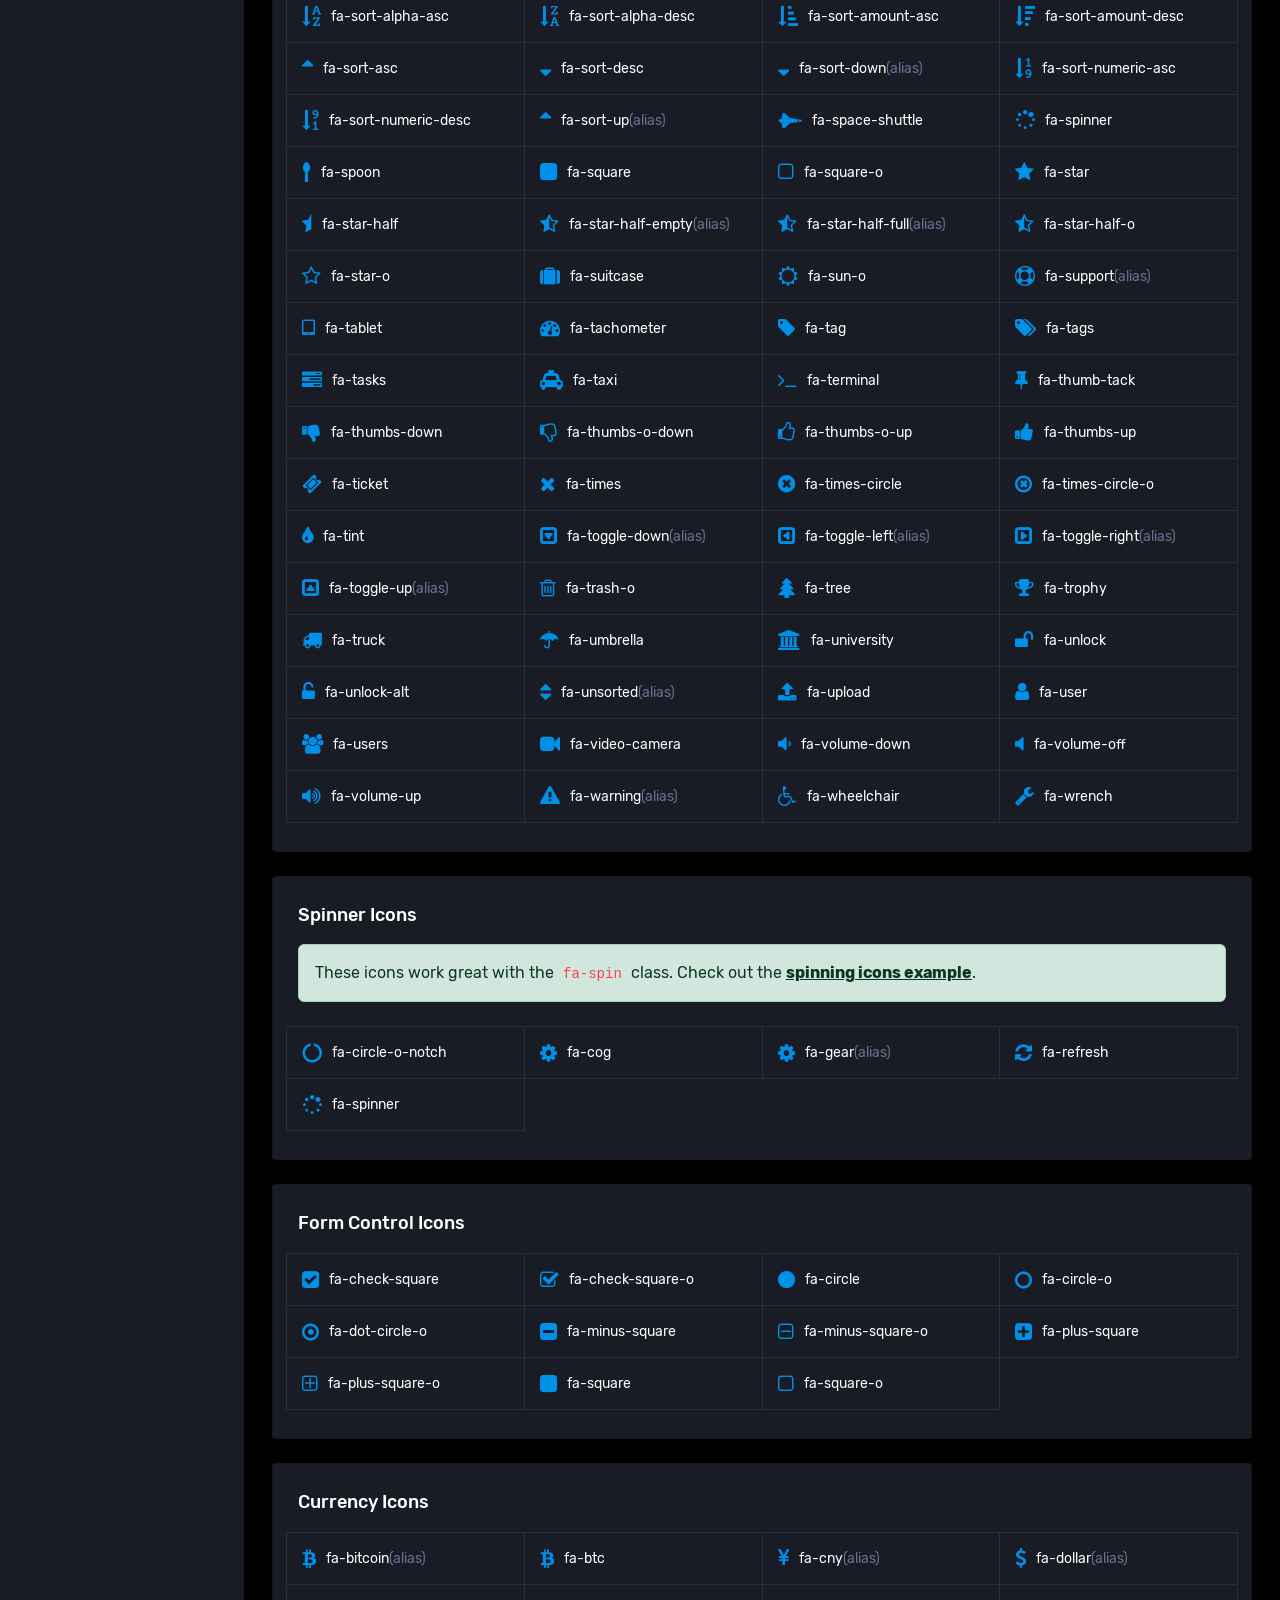
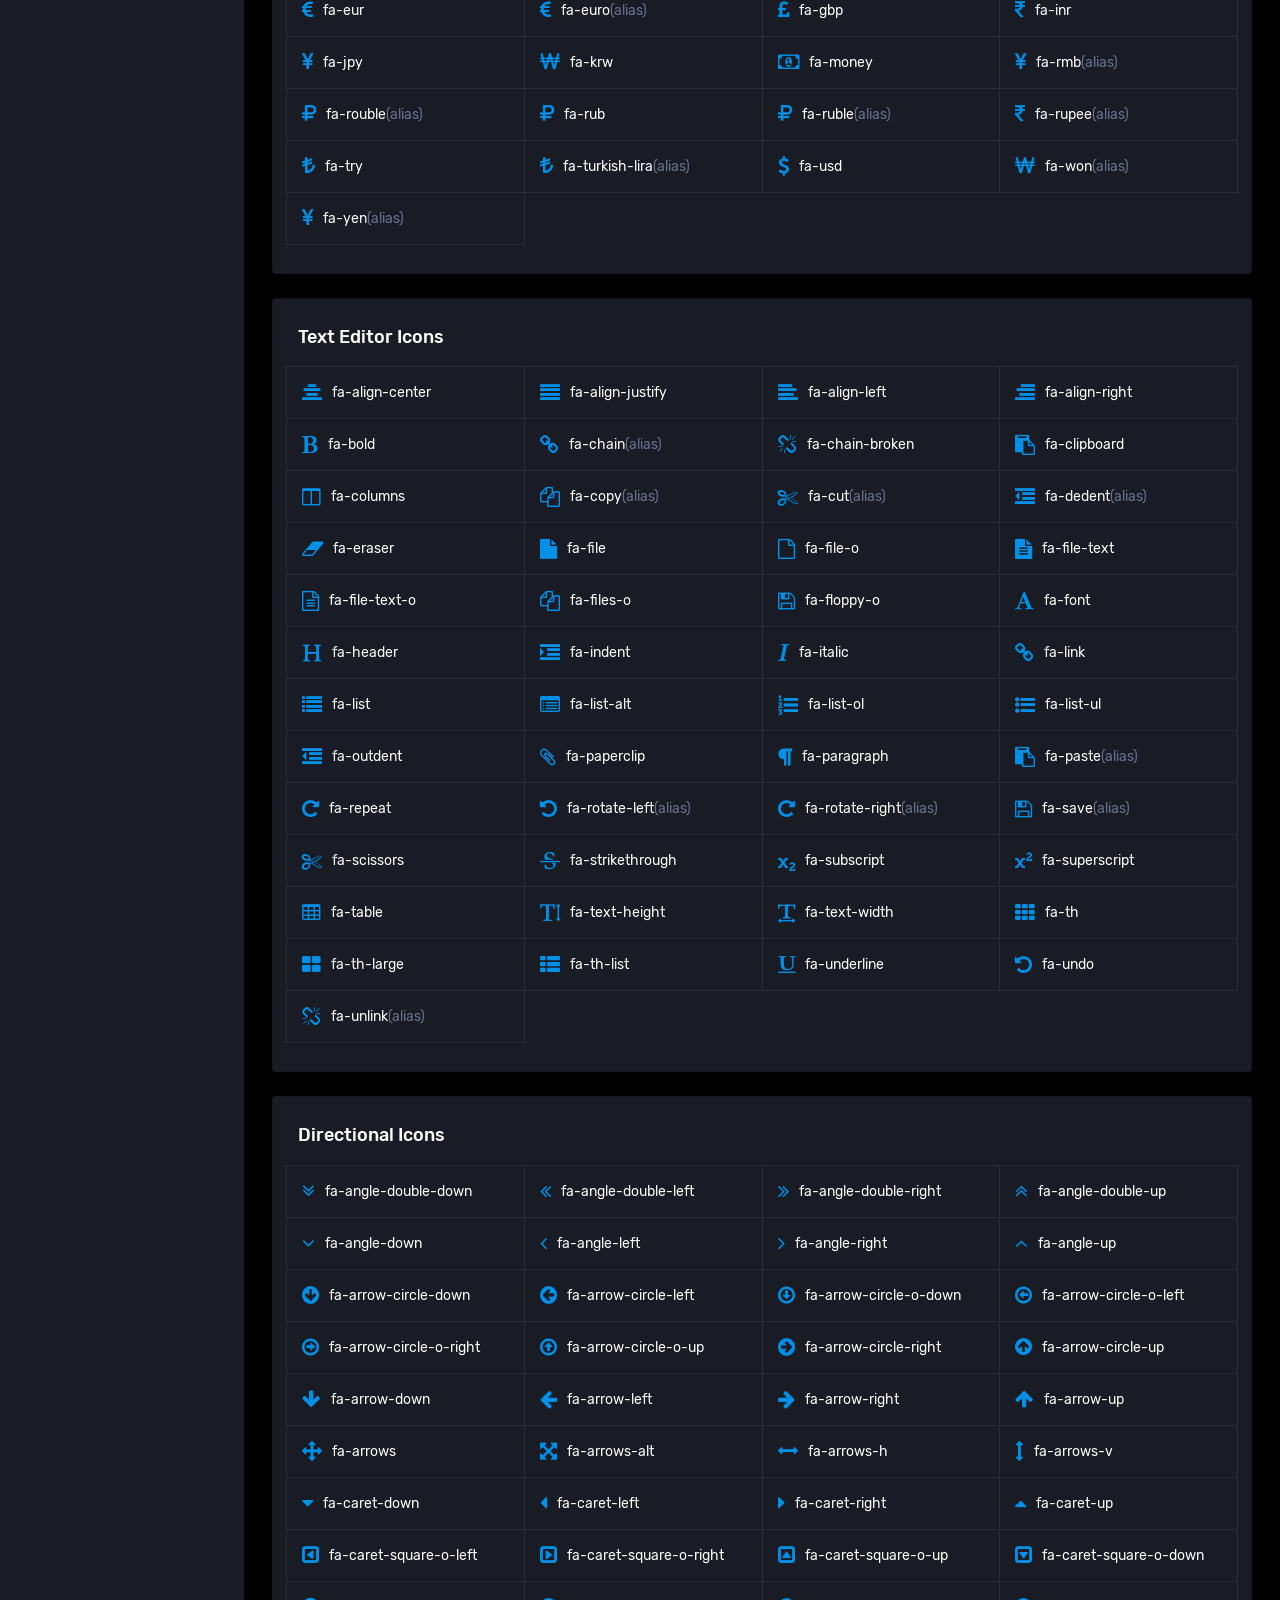
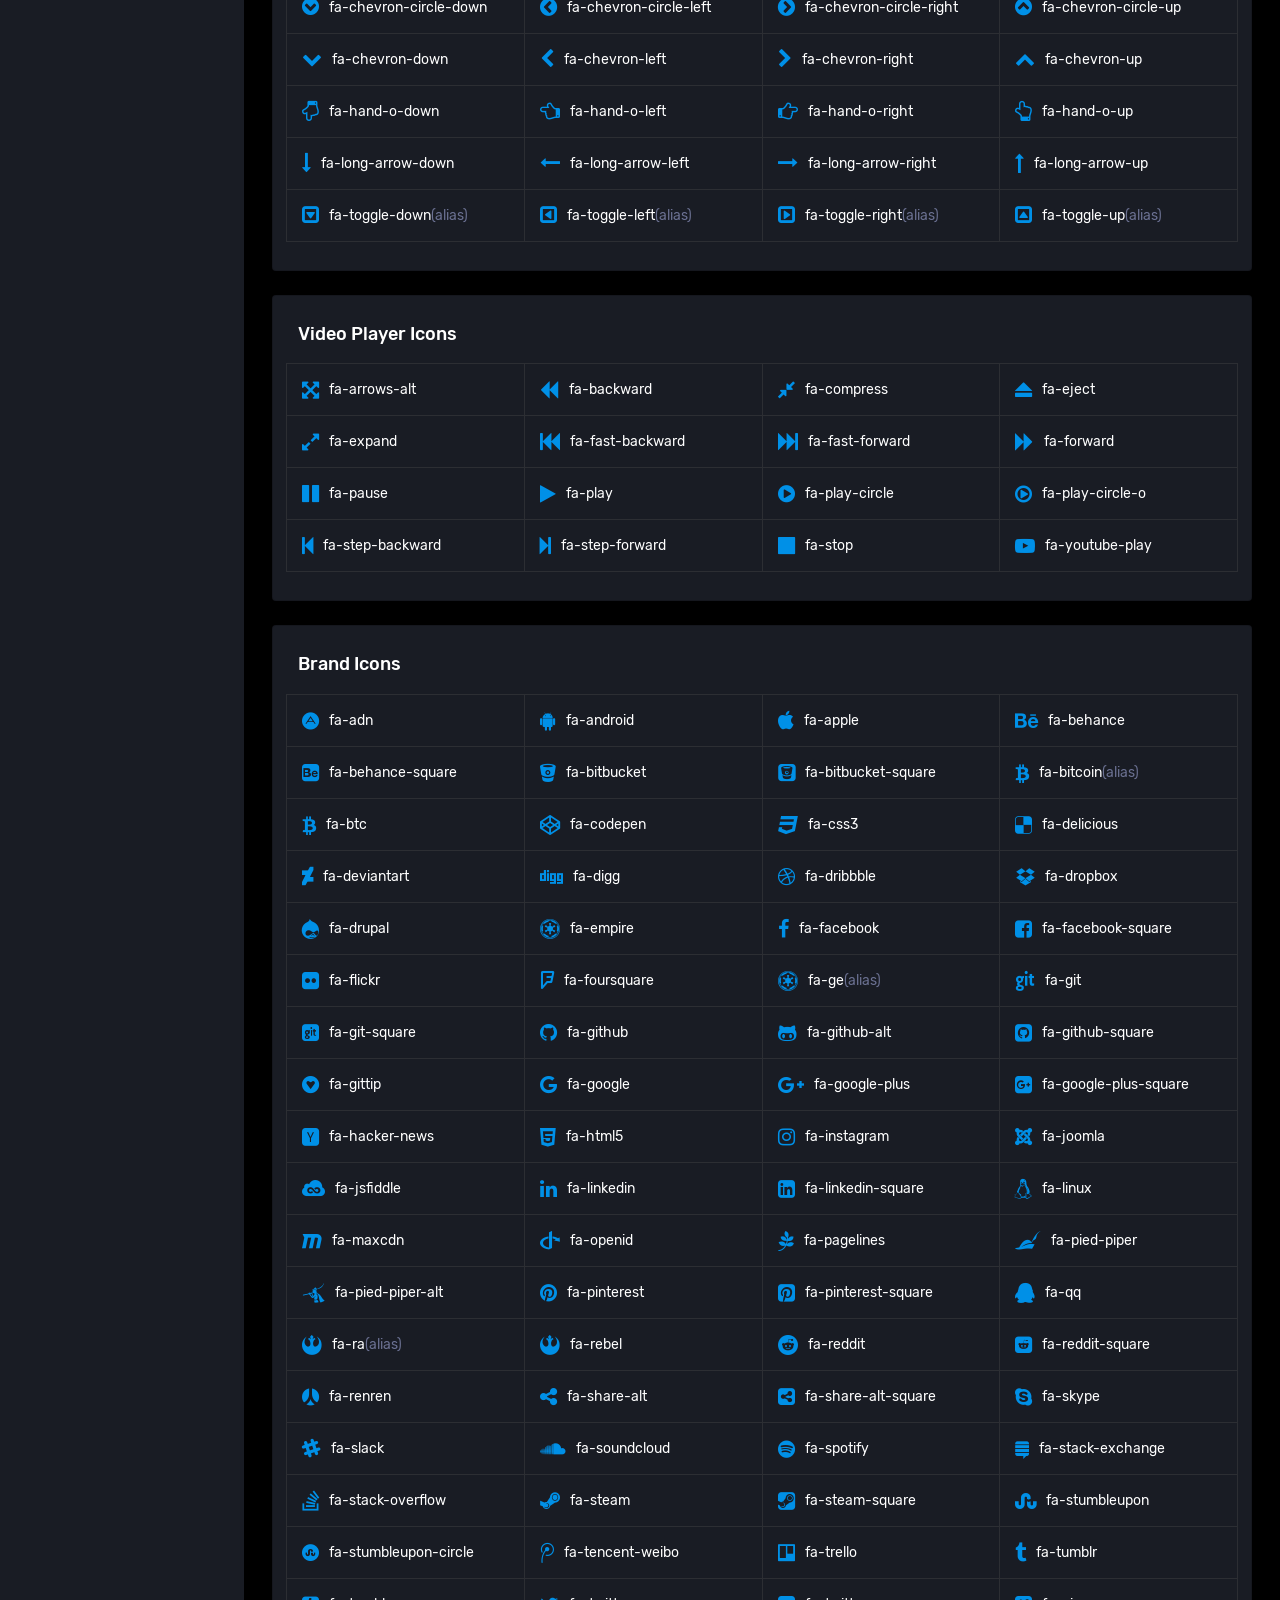
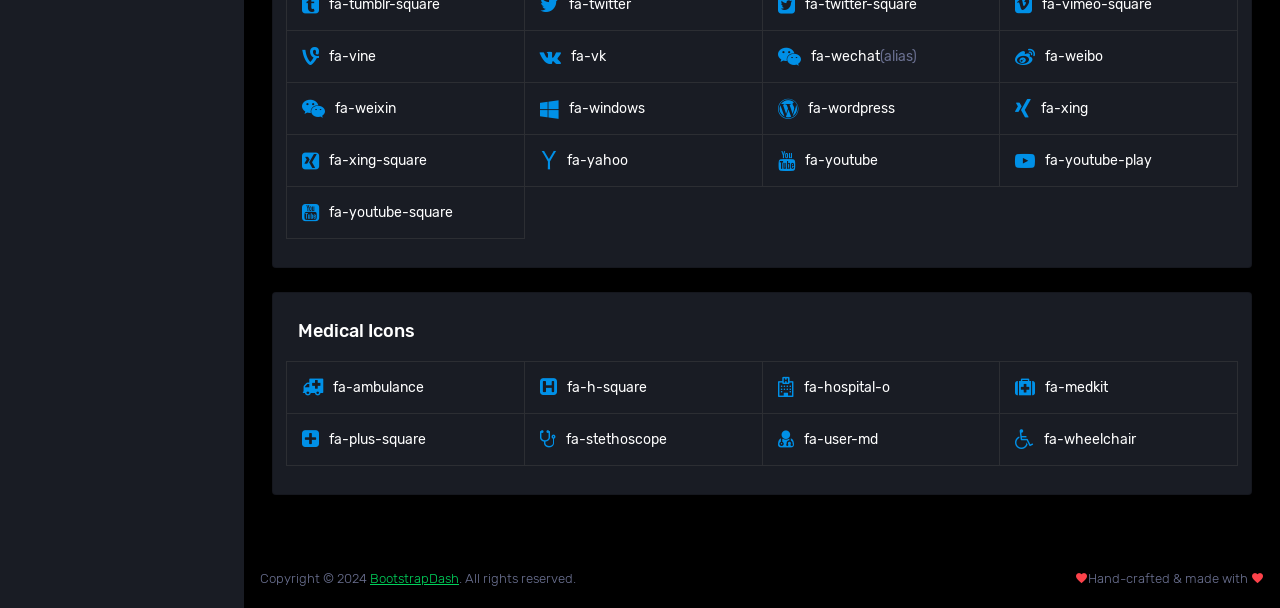
<file: pages/icons/font-awesome.html>
<!DOCTYPE html>
<html lang="en">
  <head>
    <!-- Required meta tags -->
    <meta charset="utf-8">
    <meta name="viewport" content="width=device-width, initial-scale=1, shrink-to-fit=no">
    <title>Corona Admin</title>
    <!-- plugins:css -->
    <link rel="stylesheet" href="../../assets/vendors/mdi/css/materialdesignicons.min.css">
    <link rel="stylesheet" href="../../assets/vendors/ti-icons/css/themify-icons.css">
    <link rel="stylesheet" href="../../assets/vendors/css/vendor.bundle.base.css">
    <link rel="stylesheet" href="../../assets/vendors/font-awesome/css/font-awesome.min.css">
    <!-- endinject -->
    <!-- Plugin css for this page -->
    <link rel="stylesheet" href="../../assets/vendors/font-awesome/css/font-awesome.min.css" />
    <!-- End plugin css for this page -->
    <!-- inject:css -->
    <!-- endinject -->
    <!-- Layout styles -->
    <link rel="stylesheet" href="../../assets/css/style.css">
    <!-- End layout styles -->
    <link rel="shortcut icon" href="../../assets/images/favicon.png" />
  </head>
  <body>
    <div class="container-scroller">
      <!-- partial:../../partials/_sidebar.html -->
      <nav class="sidebar sidebar-offcanvas" id="sidebar">
        <div class="sidebar-brand-wrapper d-none d-lg-flex align-items-center justify-content-center fixed-top">
          <a class="sidebar-brand brand-logo" href="../../index.html"><img src="../../assets/images/logo.svg" alt="logo" /></a>
          <a class="sidebar-brand brand-logo-mini" href="../../index.html"><img src="../../assets/images/logo-mini.svg" alt="logo" /></a>
        </div>
        <ul class="nav">
          <li class="nav-item profile">
            <div class="profile-desc">
              <div class="profile-pic">
                <div class="count-indicator">
                  <img class="img-xs rounded-circle " src="../../assets/images/faces/face15.jpg" alt="">
                  <span class="count bg-success"></span>
                </div>
                <div class="profile-name">
                  <h5 class="mb-0 font-weight-normal">Henry Klein</h5>
                  <span>Gold Member</span>
                </div>
              </div>
              <a href="#" id="profile-dropdown" data-bs-toggle="dropdown"><i class="mdi mdi-dots-vertical"></i></a>
              <div class="dropdown-menu dropdown-menu-right sidebar-dropdown preview-list" aria-labelledby="profile-dropdown">
                <a href="#" class="dropdown-item preview-item">
                  <div class="preview-thumbnail">
                    <div class="preview-icon bg-dark rounded-circle">
                      <i class="mdi mdi-cog text-primary"></i>
                    </div>
                  </div>
                  <div class="preview-item-content">
                    <p class="preview-subject ellipsis mb-1 text-small">Account settings</p>
                  </div>
                </a>
                <div class="dropdown-divider"></div>
                <a href="#" class="dropdown-item preview-item">
                  <div class="preview-thumbnail">
                    <div class="preview-icon bg-dark rounded-circle">
                      <i class="mdi mdi-onepassword  text-info"></i>
                    </div>
                  </div>
                  <div class="preview-item-content">
                    <p class="preview-subject ellipsis mb-1 text-small">Change Password</p>
                  </div>
                </a>
                <div class="dropdown-divider"></div>
                <a href="#" class="dropdown-item preview-item">
                  <div class="preview-thumbnail">
                    <div class="preview-icon bg-dark rounded-circle">
                      <i class="mdi mdi-calendar-today text-success"></i>
                    </div>
                  </div>
                  <div class="preview-item-content">
                    <p class="preview-subject ellipsis mb-1 text-small">To-do list</p>
                  </div>
                </a>
              </div>
            </div>
          </li>
          <li class="nav-item nav-category">
            <span class="nav-link">Navigation</span>
          </li>
          <li class="nav-item menu-items">
            <a class="nav-link" href="../../index.html">
              <span class="menu-icon">
                <i class="mdi mdi-speedometer"></i>
              </span>
              <span class="menu-title">Dashboard</span>
            </a>
          </li>
          <li class="nav-item menu-items">
            <a class="nav-link" data-bs-toggle="collapse" href="#ui-basic" aria-expanded="false" aria-controls="ui-basic">
              <span class="menu-icon">
                <i class="mdi mdi-laptop"></i>
              </span>
              <span class="menu-title">Basic UI Elements</span>
              <i class="menu-arrow"></i>
            </a>
            <div class="collapse" id="ui-basic">
              <ul class="nav flex-column sub-menu">
                <li class="nav-item"> <a class="nav-link" href="../../pages/ui-features/buttons.html">Buttons</a></li>
                <li class="nav-item"> <a class="nav-link" href="../../pages/ui-features/dropdowns.html">Dropdowns</a></li>
                <li class="nav-item"> <a class="nav-link" href="../../pages/ui-features/typography.html">Typography</a></li>
              </ul>
            </div>
          </li>
          <li class="nav-item menu-items">
            <a class="nav-link" href="../../pages/forms/basic_elements.html">
              <span class="menu-icon">
                <i class="mdi mdi-playlist-play"></i>
              </span>
              <span class="menu-title">Form Elements</span>
              <i class="menu-arrow"></i>
            </a>
          </li>
          <li class="nav-item menu-items">
            <a class="nav-link" href="../../pages/tables/basic-table.html">
              <span class="menu-icon">
                <i class="mdi mdi-table-large"></i>
              </span>
              <span class="menu-title">Tables</span>
              <i class="menu-arrow"></i>
            </a>
          </li>
          <li class="nav-item menu-items">
            <a class="nav-link" href="../../pages/charts/chartjs.html">
              <span class="menu-icon">
                <i class="mdi mdi-chart-bar"></i>
              </span>
              <span class="menu-title">Charts</span>
              <i class="menu-arrow"></i>
            </a>
          </li>
          <li class="nav-item menu-items">
            <a class="nav-link" href="../../pages/icons/font-awesome.html">
              <span class="menu-icon">
                <i class="mdi mdi-contacts"></i>
              </span>
              <span class="menu-title">Icons</span>
              <i class="menu-arrow"></i>
            </a>
          </li>
          <li class="nav-item menu-items">
            <a class="nav-link" data-bs-toggle="collapse" href="#auth" aria-expanded="false" aria-controls="auth">
              <span class="menu-icon">
                <i class="mdi mdi-security"></i>
              </span>
              <span class="menu-title">User Pages</span>
              <i class="menu-arrow"></i>
            </a>
            <div class="collapse" id="auth">
              <ul class="nav flex-column sub-menu">
                <li class="nav-item"> <a class="nav-link" href="../../pages/samples/login.html"> Login </a></li>
                <li class="nav-item"> <a class="nav-link" href="../../pages/samples/register.html"> Register </a></li>
                <li class="nav-item"> <a class="nav-link" href="../../pages/samples/error-404.html"> 404 </a></li>
                <li class="nav-item"> <a class="nav-link" href="../../pages/samples/error-500.html"> 505 </a></li>
                <li class="nav-item"> <a class="nav-link" href="../../pages/samples/blank-page.html"> Blank Page </a></li>
              </ul>
            </div>
          </li>
          <li class="nav-item menu-items">
            <a class="nav-link" href="../../docs/documentation.html">
              <span class="menu-icon">
                <i class="mdi mdi-file-document"></i>
              </span>
              <span class="menu-title">Documentation</span>
            </a>
          </li>
        </ul>
      </nav>
      <!-- partial -->
      <div class="container-fluid page-body-wrapper">
        <!-- partial:../../partials/_navbar.html -->
        <nav class="navbar p-0 fixed-top d-flex flex-row">
          <div class="navbar-brand-wrapper d-flex d-lg-none align-items-center justify-content-center">
            <a class="navbar-brand brand-logo-mini" href="../../index.html"><img src="../../../assets/images/logo-mini.svg" alt="logo" /></a>
          </div>
          <div class="navbar-menu-wrapper flex-grow d-flex align-items-stretch">
            <button class="navbar-toggler navbar-toggler align-self-center" type="button" data-toggle="minimize">
              <span class="mdi mdi-menu"></span>
            </button>
            <ul class="navbar-nav w-100">
              <li class="nav-item w-100">
                <form class="nav-link mt-2 mt-md-0 d-none d-lg-flex search">
                  <input type="text" class="form-control" placeholder="Search products">
                </form>
              </li>
            </ul>
            <ul class="navbar-nav navbar-nav-right">
              <li class="nav-item dropdown d-none d-lg-block">
                <a class="nav-link btn btn-success create-new-button" id="createbuttonDropdown" data-bs-toggle="dropdown" aria-expanded="false" href="#">+ Create New Project</a>
                <div class="dropdown-menu dropdown-menu-end navbar-dropdown preview-list" aria-labelledby="createbuttonDropdown">
                  <h6 class="p-3 mb-0">Projects</h6>
                  <div class="dropdown-divider"></div>
                  <a class="dropdown-item preview-item">
                    <div class="preview-thumbnail">
                      <div class="preview-icon bg-dark rounded-circle">
                        <i class="mdi mdi-file-outline text-primary"></i>
                      </div>
                    </div>
                    <div class="preview-item-content">
                      <p class="preview-subject ellipsis mb-1">Software Development</p>
                    </div>
                  </a>
                  <div class="dropdown-divider"></div>
                  <a class="dropdown-item preview-item">
                    <div class="preview-thumbnail">
                      <div class="preview-icon bg-dark rounded-circle">
                        <i class="mdi mdi-web text-info"></i>
                      </div>
                    </div>
                    <div class="preview-item-content">
                      <p class="preview-subject ellipsis mb-1">UI Development</p>
                    </div>
                  </a>
                  <div class="dropdown-divider"></div>
                  <a class="dropdown-item preview-item">
                    <div class="preview-thumbnail">
                      <div class="preview-icon bg-dark rounded-circle">
                        <i class="mdi mdi-layers text-danger"></i>
                      </div>
                    </div>
                    <div class="preview-item-content">
                      <p class="preview-subject ellipsis mb-1">Software Testing</p>
                    </div>
                  </a>
                  <div class="dropdown-divider"></div>
                  <p class="p-3 mb-0 text-center">See all projects</p>
                </div>
              </li>
              <li class="nav-item nav-settings d-none d-lg-block">
                <a class="nav-link" href="#">
                  <i class="mdi mdi-view-grid"></i>
                </a>
              </li>
              <li class="nav-item dropdown border-left">
                <a class="nav-link count-indicator dropdown-toggle" id="messageDropdown" href="#" data-bs-toggle="dropdown" aria-expanded="false">
                  <i class="mdi mdi-email"></i>
                  <span class="count bg-success"></span>
                </a>
                <div class="dropdown-menu dropdown-menu-end navbar-dropdown preview-list" aria-labelledby="messageDropdown">
                  <h6 class="p-3 mb-0">Messages</h6>
                  <div class="dropdown-divider"></div>
                  <a class="dropdown-item preview-item">
                    <div class="preview-thumbnail">
                      <img src="../../../assets/images/faces/face4.jpg" alt="image" class="rounded-circle profile-pic">
                    </div>
                    <div class="preview-item-content">
                      <p class="preview-subject ellipsis mb-1">Mark send you a message</p>
                      <p class="text-muted mb-0"> 1 Minutes ago </p>
                    </div>
                  </a>
                  <div class="dropdown-divider"></div>
                  <a class="dropdown-item preview-item">
                    <div class="preview-thumbnail">
                      <img src="../../../assets/images/faces/face2.jpg" alt="image" class="rounded-circle profile-pic">
                    </div>
                    <div class="preview-item-content">
                      <p class="preview-subject ellipsis mb-1">Cregh send you a message</p>
                      <p class="text-muted mb-0"> 15 Minutes ago </p>
                    </div>
                  </a>
                  <div class="dropdown-divider"></div>
                  <a class="dropdown-item preview-item">
                    <div class="preview-thumbnail">
                      <img src="../../../assets/images/faces/face3.jpg" alt="image" class="rounded-circle profile-pic">
                    </div>
                    <div class="preview-item-content">
                      <p class="preview-subject ellipsis mb-1">Profile picture updated</p>
                      <p class="text-muted mb-0"> 18 Minutes ago </p>
                    </div>
                  </a>
                  <div class="dropdown-divider"></div>
                  <p class="p-3 mb-0 text-center">4 new messages</p>
                </div>
              </li>
              <li class="nav-item dropdown border-left">
                <a class="nav-link count-indicator dropdown-toggle" id="notificationDropdown" href="#" data-bs-toggle="dropdown">
                  <i class="mdi mdi-bell"></i>
                  <span class="count bg-danger"></span>
                </a>
                <div class="dropdown-menu dropdown-menu-end navbar-dropdown preview-list" aria-labelledby="notificationDropdown">
                  <h6 class="p-3 mb-0">Notifications</h6>
                  <div class="dropdown-divider"></div>
                  <a class="dropdown-item preview-item">
                    <div class="preview-thumbnail">
                      <div class="preview-icon bg-dark rounded-circle">
                        <i class="mdi mdi-calendar text-success"></i>
                      </div>
                    </div>
                    <div class="preview-item-content">
                      <p class="preview-subject mb-1">Event today</p>
                      <p class="text-muted ellipsis mb-0"> Just a reminder that you have an event today </p>
                    </div>
                  </a>
                  <div class="dropdown-divider"></div>
                  <a class="dropdown-item preview-item">
                    <div class="preview-thumbnail">
                      <div class="preview-icon bg-dark rounded-circle">
                        <i class="mdi mdi-cog text-danger"></i>
                      </div>
                    </div>
                    <div class="preview-item-content">
                      <p class="preview-subject mb-1">Settings</p>
                      <p class="text-muted ellipsis mb-0"> Update dashboard </p>
                    </div>
                  </a>
                  <div class="dropdown-divider"></div>
                  <a class="dropdown-item preview-item">
                    <div class="preview-thumbnail">
                      <div class="preview-icon bg-dark rounded-circle">
                        <i class="mdi mdi-link-variant text-warning"></i>
                      </div>
                    </div>
                    <div class="preview-item-content">
                      <p class="preview-subject mb-1">Launch Admin</p>
                      <p class="text-muted ellipsis mb-0"> New admin wow! </p>
                    </div>
                  </a>
                  <div class="dropdown-divider"></div>
                  <p class="p-3 mb-0 text-center">See all notifications</p>
                </div>
              </li>
              <li class="nav-item dropdown">
                <a class="nav-link" id="profileDropdown" href="#" data-bs-toggle="dropdown">
                  <div class="navbar-profile">
                    <img class="img-xs rounded-circle" src="../../../assets/images/faces/face15.jpg" alt="">
                    <p class="mb-0 d-none d-sm-block navbar-profile-name">Henry Klein</p>
                    <i class="mdi mdi-menu-down d-none d-sm-block"></i>
                  </div>
                </a>
                <div class="dropdown-menu dropdown-menu-end navbar-dropdown preview-list" aria-labelledby="profileDropdown">
                  <h6 class="p-3 mb-0">Profile</h6>
                  <div class="dropdown-divider"></div>
                  <a class="dropdown-item preview-item">
                    <div class="preview-thumbnail">
                      <div class="preview-icon bg-dark rounded-circle">
                        <i class="mdi mdi-cog text-success"></i>
                      </div>
                    </div>
                    <div class="preview-item-content">
                      <p class="preview-subject mb-1">Settings</p>
                    </div>
                  </a>
                  <div class="dropdown-divider"></div>
                  <a class="dropdown-item preview-item">
                    <div class="preview-thumbnail">
                      <div class="preview-icon bg-dark rounded-circle">
                        <i class="mdi mdi-logout text-danger"></i>
                      </div>
                    </div>
                    <div class="preview-item-content">
                      <p class="preview-subject mb-1">Log out</p>
                    </div>
                  </a>
                  <div class="dropdown-divider"></div>
                  <p class="p-3 mb-0 text-center">Advanced settings</p>
                </div>
              </li>
            </ul>
            <button class="navbar-toggler navbar-toggler-right d-lg-none align-self-center" type="button" data-toggle="offcanvas">
              <span class="mdi mdi-format-line-spacing"></span>
            </button>
          </div>
        </nav>
        <!-- partial -->
        <div class="main-panel">
          <div class="content-wrapper">
            <div class="page-header">
              <h3 class="page-title"> Font awesome </h3>
              <nav aria-label="breadcrumb">
                <ol class="breadcrumb">
                  <li class="breadcrumb-item"><a href="#">Icons</a></li>
                  <li class="breadcrumb-item active" aria-current="page">Font awesome</li>
                </ol>
              </nav>
            </div>
            <div class="row">
              <div class="col-lg-12 grid-margin">
                <div class="card">
                  <div class="card-body">
                    <h4 class="card-title">New Icons</h4>
                    <div class="icons-list row">
                      <div class="col-sm-6 col-md-4 col-lg-3"> <i class="fa fa-address-book"></i>fa fa-address-book </div>
                      <div class="col-sm-6 col-md-4 col-lg-3"> <i class="fa fa-address-book-o"></i>fa fa-address-book-o </div>
                      <div class="col-sm-6 col-md-4 col-lg-3"> <i class="fa fa-address-card"></i>fa fa-address-card </div>
                      <div class="col-sm-6 col-md-4 col-lg-3"> <i class="fa fa-address-card-o"></i>fa fa-address-card-o </div>
                      <div class="col-sm-6 col-md-4 col-lg-3"> <i class="fa fa-bandcamp"></i>fa fa-bandcamp </div>
                      <div class="col-sm-6 col-md-4 col-lg-3"> <i class="fa fa-bath"></i>fa fa-bath </div>
                      <div class="col-sm-6 col-md-4 col-lg-3"> <i class="fa fa-bathtub"></i>fa fa-bathtub </div>
                      <div class="col-sm-6 col-md-4 col-lg-3"> <i class="fa fa-drivers-license"></i>fa fa-drivers-license </div>
                      <div class="col-sm-6 col-md-4 col-lg-3"> <i class="fa fa-drivers-license-o"></i>fa fa-drivers-license-o </div>
                      <div class="col-sm-6 col-md-4 col-lg-3"> <i class="fa fa-eercast"></i>fa fa-eercast </div>
                      <div class="col-sm-6 col-md-4 col-lg-3"> <i class="fa fa-envelope-open"></i>fa fa-envelope-open </div>
                      <div class="col-sm-6 col-md-4 col-lg-3"> <i class="fa fa-envelope-open-o"></i>fa fa-envelope-open-o </div>
                      <div class="col-sm-6 col-md-4 col-lg-3"> <i class="fa fa-etsy"></i>fa fa-etsy </div>
                      <div class="col-sm-6 col-md-4 col-lg-3"> <i class="fa fa-free-code-camp"></i>fa fa-free-code-camp </div>
                      <div class="col-sm-6 col-md-4 col-lg-3"> <i class="fa fa-grav"></i>fa fa-grav </div>
                      <div class="col-sm-6 col-md-4 col-lg-3"> <i class="fa fa-handshake-o"></i>fa fa-handshake-o </div>
                      <div class="col-sm-6 col-md-4 col-lg-3"> <i class="fa fa-id-badge"></i>fa fa-id-badge </div>
                      <div class="col-sm-6 col-md-4 col-lg-3"> <i class="fa fa-id-card"></i>fa fa-id-card </div>
                      <div class="col-sm-6 col-md-4 col-lg-3"> <i class="fa fa-id-card-o"></i>fa fa-id-card-o </div>
                      <div class="col-sm-6 col-md-4 col-lg-3"> <i class="fa fa-imdb"></i>fa fa-imdb </div>
                      <div class="col-sm-6 col-md-4 col-lg-3"> <i class="fa fa-linode"></i> fa fa-linode </div>
                      <div class="col-sm-6 col-md-4 col-lg-3"> <i class="fa fa-meetup"></i>fa fa-meetup </div>
                      <div class="col-sm-6 col-md-4 col-lg-3"> <i class="fa fa-microchip"></i>fa fa-microchip </div>
                      <div class="col-sm-6 col-md-4 col-lg-3"> <i class="fa fa-podcast"></i>fa fa-podcast </div>
                      <div class="col-sm-6 col-md-4 col-lg-3"> <i class="fa fa-quora"></i>fa fa-quora </div>
                      <div class="col-sm-6 col-md-4 col-lg-3"> <i class="fa fa-ravelry"></i>fa fa-ravelry </div>
                      <div class="col-sm-6 col-md-4 col-lg-3"> <i class="fa fa-s15"></i>fa fa-s15 </div>
                      <div class="col-sm-6 col-md-4 col-lg-3"> <i class="fa fa-shower"></i>fa fa-shower </div>
                      <div class="col-sm-6 col-md-4 col-lg-3"> <i class="fa fa-snowflake-o"></i>fa fa-snowflake-o </div>
                      <div class="col-sm-6 col-md-4 col-lg-3"> <i class="fa fa-superpowers"></i>fa fa-superpowers </div>
                      <div class="col-sm-6 col-md-4 col-lg-3"> <i class="fa fa-telegram"></i>fa fa-telegram </div>
                      <div class="col-sm-6 col-md-4 col-lg-3"> <i class="fa fa-thermometer"></i>fa fa-thermometer </div>
                      <div class="col-sm-6 col-md-4 col-lg-3"> <i class="fa fa-thermometer-0"></i>fa fa-thermometer-0 </div>
                      <div class="col-sm-6 col-md-4 col-lg-3"> <i class="fa fa-thermometer-1"></i>fa fa-thermometer-1 </div>
                      <div class="col-sm-6 col-md-4 col-lg-3"> <i class="fa fa-thermometer-2"></i>fa fa-thermometer-2 </div>
                      <div class="col-sm-6 col-md-4 col-lg-3"> <i class="fa fa-thermometer-3"></i>fa fa-thermometer-3 </div>
                      <div class="col-sm-6 col-md-4 col-lg-3"> <i class="fa fa-thermometer-4"></i>fa fa-thermometer-4 </div>
                      <div class="col-sm-6 col-md-4 col-lg-3"> <i class="fa fa-thermometer-empty"></i>fa fa-thermometer-empty </div>
                      <div class="col-sm-6 col-md-4 col-lg-3"> <i class="fa fa-thermometer-full"></i>fa fa-thermometer-full </div>
                      <div class="col-sm-6 col-md-4 col-lg-3"> <i class="fa fa-thermometer-half"></i>fa fa-thermometer-half </div>
                      <div class="col-sm-6 col-md-4 col-lg-3"> <i class="fa fa-thermometer-quarter"></i>fa fa-thermometer-quarter </div>
                      <div class="col-sm-6 col-md-4 col-lg-3"> <i class="fa fa-thermometer-three-quarters"></i>fa fa-thermometer-three-quarters </div>
                      <div class="col-sm-6 col-md-4 col-lg-3"> <i class="fa fa-times-rectangle"></i>fa fa-times-rectangle </div>
                      <div class="col-sm-6 col-md-4 col-lg-3"> <i class="fa fa-times-rectangle-o"></i>fa fa-times-rectangle-o </div>
                      <div class="col-sm-6 col-md-4 col-lg-3"> <i class="fa fa-user-circle"></i>fa fa-user-circle </div>
                      <div class="col-sm-6 col-md-4 col-lg-3"> <i class="fa fa-user-circle-o"></i>fa fa-user-circle-o </div>
                      <div class="col-sm-6 col-md-4 col-lg-3"> <i class="fa fa-user-o"></i>fa fa-user-o </div>
                      <div class="col-sm-6 col-md-4 col-lg-3"> <i class="fa fa-vcard"></i>fa fa-vcard </div>
                      <div class="col-sm-6 col-md-4 col-lg-3"> <i class="fa fa-vcard-o"></i>fa fa-vcard-o </div>
                      <div class="col-sm-6 col-md-4 col-lg-3"> <i class="fa fa-window-close"></i>fa fa-window-close </div>
                      <div class="col-sm-6 col-md-4 col-lg-3"> <i class="fa fa-window-close-o"></i>fa fa-window-close-o </div>
                      <div class="col-sm-6 col-md-4 col-lg-3"> <i class="fa fa-window-maximize"></i>fa fa-window-maximize </div>
                      <div class="col-sm-6 col-md-4 col-lg-3"> <i class="fa fa-window-minimize"></i>fa fa-window-minimize </div>
                      <div class="col-sm-6 col-md-4 col-lg-3"> <i class="fa fa-window-restore"></i>fa fa-window-restore </div>
                      <div class="col-sm-6 col-md-4 col-lg-3"> <i class="fa fa-wpexplorer"></i>fa fa-wpexplorer </div>
                    </div>
                  </div>
                </div>
              </div>
              <div class="col-lg-12 grid-margin">
                <div class="card">
                  <div class="card-body">
                    <h4 class="card-title">Web Application Icons</h4>
                    <div class="icons-list row">
                      <div class="col-sm-6 col-md-4 col-lg-3"><i class="fa fa-adjust"></i> fa-adjust</div>
                      <div class="col-sm-6 col-md-4 col-lg-3"><i class="fa fa-anchor"></i> fa-anchor</div>
                      <div class="col-sm-6 col-md-4 col-lg-3"><i class="fa fa-archive"></i> fa-archive</div>
                      <div class="col-sm-6 col-md-4 col-lg-3"><i class="fa fa-arrows"></i> fa-arrows</div>
                      <div class="col-sm-6 col-md-4 col-lg-3"><i class="fa fa-arrows-h"></i> fa-arrows-h</div>
                      <div class="col-sm-6 col-md-4 col-lg-3"><i class="fa fa-arrows-v"></i> fa-arrows-v</div>
                      <div class="col-sm-6 col-md-4 col-lg-3"><i class="fa fa-asterisk"></i> fa-asterisk</div>
                      <div class="col-sm-6 col-md-4 col-lg-3"><i class="fa fa-automobile"></i> fa-automobile <span class="text-muted">(alias)</span> </div>
                      <div class="col-sm-6 col-md-4 col-lg-3"><i class="fa fa-ban"></i> fa-ban</div>
                      <div class="col-sm-6 col-md-4 col-lg-3"><i class="fa fa-bank"></i> fa-bank <span class="text-muted">(alias)</span> </div>
                      <div class="col-sm-6 col-md-4 col-lg-3"><i class="fa fa-bar-chart-o"></i> fa-bar-chart-o</div>
                      <div class="col-sm-6 col-md-4 col-lg-3"><i class="fa fa-barcode"></i> fa-barcode</div>
                      <div class="col-sm-6 col-md-4 col-lg-3"><i class="fa fa-bars"></i> fa-bars</div>
                      <div class="col-sm-6 col-md-4 col-lg-3"><i class="fa fa-beer"></i> fa-beer</div>
                      <div class="col-sm-6 col-md-4 col-lg-3"><i class="fa fa-bell"></i> fa-bell</div>
                      <div class="col-sm-6 col-md-4 col-lg-3"><i class="fa fa-bell-o"></i> fa-bell-o</div>
                      <div class="col-sm-6 col-md-4 col-lg-3"><i class="fa fa-bolt"></i> fa-bolt</div>
                      <div class="col-sm-6 col-md-4 col-lg-3"><i class="fa fa-bomb"></i> fa-bomb</div>
                      <div class="col-sm-6 col-md-4 col-lg-3"><i class="fa fa-book"></i> fa-book</div>
                      <div class="col-sm-6 col-md-4 col-lg-3"><i class="fa fa-bookmark"></i> fa-bookmark</div>
                      <div class="col-sm-6 col-md-4 col-lg-3"><i class="fa fa-bookmark-o"></i> fa-bookmark-o</div>
                      <div class="col-sm-6 col-md-4 col-lg-3"><i class="fa fa-briefcase"></i> fa-briefcase</div>
                      <div class="col-sm-6 col-md-4 col-lg-3"><i class="fa fa-bug"></i> fa-bug</div>
                      <div class="col-sm-6 col-md-4 col-lg-3"><i class="fa fa-building"></i> fa-building</div>
                      <div class="col-sm-6 col-md-4 col-lg-3"><i class="fa fa-building-o"></i> fa-building-o</div>
                      <div class="col-sm-6 col-md-4 col-lg-3"><i class="fa fa-bullhorn"></i> fa-bullhorn</div>
                      <div class="col-sm-6 col-md-4 col-lg-3"><i class="fa fa-bullseye"></i> fa-bullseye</div>
                      <div class="col-sm-6 col-md-4 col-lg-3"><i class="fa fa-cab"></i> fa-cab <span class="text-muted">(alias)</span> </div>
                      <div class="col-sm-6 col-md-4 col-lg-3"><i class="fa fa-calendar"></i> fa-calendar</div>
                      <div class="col-sm-6 col-md-4 col-lg-3"><i class="fa fa-calendar-o"></i> fa-calendar-o</div>
                      <div class="col-sm-6 col-md-4 col-lg-3"><i class="fa fa-camera"></i> fa-camera</div>
                      <div class="col-sm-6 col-md-4 col-lg-3"><i class="fa fa-camera-retro"></i> fa-camera-retro</div>
                      <div class="col-sm-6 col-md-4 col-lg-3"><i class="fa fa-car"></i> fa-car</div>
                      <div class="col-sm-6 col-md-4 col-lg-3"><i class="fa fa-caret-square-o-down"></i> fa-caret-square-o-down</div>
                      <div class="col-sm-6 col-md-4 col-lg-3"><i class="fa fa-caret-square-o-left"></i> fa-caret-square-o-left</div>
                      <div class="col-sm-6 col-md-4 col-lg-3"><i class="fa fa-caret-square-o-right"></i> fa-caret-square-o-right</div>
                      <div class="col-sm-6 col-md-4 col-lg-3"><i class="fa fa-caret-square-o-up"></i> fa-caret-square-o-up </div>
                      <div class="col-sm-6 col-md-4 col-lg-3"><i class="fa fa-certificate"></i> fa-certificate</div>
                      <div class="col-sm-6 col-md-4 col-lg-3"><i class="fa fa-check"></i> fa-check</div>
                      <div class="col-sm-6 col-md-4 col-lg-3"><i class="fa fa-check-circle"></i> fa-check-circle</div>
                      <div class="col-sm-6 col-md-4 col-lg-3"><i class="fa fa-check-circle-o"></i> fa-check-circle-o</div>
                      <div class="col-sm-6 col-md-4 col-lg-3"><i class="fa fa-check-square"></i> fa-check-square</div>
                      <div class="col-sm-6 col-md-4 col-lg-3"><i class="fa fa-check-square-o"></i> fa-check-square-o</div>
                      <div class="col-sm-6 col-md-4 col-lg-3"><i class="fa fa-child"></i> fa-child</div>
                      <div class="col-sm-6 col-md-4 col-lg-3"><i class="fa fa-circle"></i> fa-circle</div>
                      <div class="col-sm-6 col-md-4 col-lg-3"><i class="fa fa-circle-o"></i> fa-circle-o</div>
                      <div class="col-sm-6 col-md-4 col-lg-3"><i class="fa fa-circle-o-notch"></i> fa-circle-o-notch</div>
                      <div class="col-sm-6 col-md-4 col-lg-3"><i class="fa fa-circle-thin"></i> fa-circle-thin</div>
                      <div class="col-sm-6 col-md-4 col-lg-3"><i class="fa fa-clock-o"></i> fa-clock-o</div>
                      <div class="col-sm-6 col-md-4 col-lg-3"><i class="fa fa-cloud"></i> fa-cloud</div>
                      <div class="col-sm-6 col-md-4 col-lg-3"><i class="fa fa-cloud-download"></i> fa-cloud-download</div>
                      <div class="col-sm-6 col-md-4 col-lg-3"><i class="fa fa-cloud-upload"></i> fa-cloud-upload</div>
                      <div class="col-sm-6 col-md-4 col-lg-3"><i class="fa fa-code"></i> fa-code</div>
                      <div class="col-sm-6 col-md-4 col-lg-3"><i class="fa fa-code-fork"></i> fa-code-fork</div>
                      <div class="col-sm-6 col-md-4 col-lg-3"><i class="fa fa-coffee"></i> fa-coffee</div>
                      <div class="col-sm-6 col-md-4 col-lg-3"><i class="fa fa-cog"></i> fa-cog</div>
                      <div class="col-sm-6 col-md-4 col-lg-3"><i class="fa fa-cogs"></i> fa-cogs</div>
                      <div class="col-sm-6 col-md-4 col-lg-3"><i class="fa fa-comment"></i> fa-comment</div>
                      <div class="col-sm-6 col-md-4 col-lg-3"><i class="fa fa-comment-o"></i> fa-comment-o</div>
                      <div class="col-sm-6 col-md-4 col-lg-3"><i class="fa fa-comments"></i> fa-comments</div>
                      <div class="col-sm-6 col-md-4 col-lg-3"><i class="fa fa-comments-o"></i> fa-comments-o</div>
                      <div class="col-sm-6 col-md-4 col-lg-3"><i class="fa fa-compass"></i> fa-compass</div>
                      <div class="col-sm-6 col-md-4 col-lg-3"><i class="fa fa-credit-card"></i> fa-credit-card</div>
                      <div class="col-sm-6 col-md-4 col-lg-3"><i class="fa fa-crop"></i> fa-crop</div>
                      <div class="col-sm-6 col-md-4 col-lg-3"><i class="fa fa-crosshairs"></i> fa-crosshairs</div>
                      <div class="col-sm-6 col-md-4 col-lg-3"><i class="fa fa-cube"></i> fa-cube</div>
                      <div class="col-sm-6 col-md-4 col-lg-3"><i class="fa fa-cubes"></i> fa-cubes</div>
                      <div class="col-sm-6 col-md-4 col-lg-3"><i class="fa fa-cutlery"></i> fa-cutlery</div>
                      <div class="col-sm-6 col-md-4 col-lg-3"><i class="fa fa-dashboard"></i> fa-dashboard <span class="text-muted">(alias)</span> </div>
                      <div class="col-sm-6 col-md-4 col-lg-3"><i class="fa fa-database"></i> fa-database</div>
                      <div class="col-sm-6 col-md-4 col-lg-3"><i class="fa fa-desktop"></i> fa-desktop</div>
                      <div class="col-sm-6 col-md-4 col-lg-3"><i class="fa fa-dot-circle-o"></i> fa-dot-circle-o</div>
                      <div class="col-sm-6 col-md-4 col-lg-3"><i class="fa fa-download"></i> fa-download</div>
                      <div class="col-sm-6 col-md-4 col-lg-3"><i class="fa fa-edit"></i> fa-edit <span class="text-muted">(alias)</span> </div>
                      <div class="col-sm-6 col-md-4 col-lg-3"><i class="fa fa-ellipsis-h"></i> fa-ellipsis-h</div>
                      <div class="col-sm-6 col-md-4 col-lg-3"><i class="fa fa-ellipsis-v"></i> fa-ellipsis-v</div>
                      <div class="col-sm-6 col-md-4 col-lg-3"><i class="fa fa-envelope"></i> fa-envelope</div>
                      <div class="col-sm-6 col-md-4 col-lg-3"><i class="fa fa-envelope-o"></i> fa-envelope-o</div>
                      <div class="col-sm-6 col-md-4 col-lg-3"><i class="fa fa-envelope-square"></i> fa-envelope-square </div>
                      <div class="col-sm-6 col-md-4 col-lg-3"><i class="fa fa-eraser"></i> fa-eraser</div>
                      <div class="col-sm-6 col-md-4 col-lg-3"><i class="fa fa-exchange"></i> fa-exchange</div>
                      <div class="col-sm-6 col-md-4 col-lg-3"><i class="fa fa-exclamation"></i> fa-exclamation</div>
                      <div class="col-sm-6 col-md-4 col-lg-3"><i class="fa fa-exclamation-circle"></i> fa-exclamation-circle</div>
                      <div class="col-sm-6 col-md-4 col-lg-3"><i class="fa fa-exclamation-triangle"></i> fa-exclamation-triangle</div>
                      <div class="col-sm-6 col-md-4 col-lg-3"><i class="fa fa-external-link"></i> fa-external-link</div>
                      <div class="col-sm-6 col-md-4 col-lg-3"><i class="fa fa-external-link-square"></i> fa-external-link-square</div>
                      <div class="col-sm-6 col-md-4 col-lg-3"><i class="fa fa-eye"></i> fa-eye</div>
                      <div class="col-sm-6 col-md-4 col-lg-3"><i class="fa fa-eye-slash"></i> fa-eye-slash</div>
                      <div class="col-sm-6 col-md-4 col-lg-3"><i class="fa fa-fax"></i> fa-fax</div>
                      <div class="col-sm-6 col-md-4 col-lg-3"><i class="fa fa-female"></i> fa-female</div>
                      <div class="col-sm-6 col-md-4 col-lg-3"><i class="fa fa-fighter-jet"></i> fa-fighter-jet</div>
                      <div class="col-sm-6 col-md-4 col-lg-3"><i class="fa fa-file-archive-o"></i> fa-file-archive-o</div>
                      <div class="col-sm-6 col-md-4 col-lg-3"><i class="fa fa-file-audio-o"></i> fa-file-audio-o</div>
                      <div class="col-sm-6 col-md-4 col-lg-3"><i class="fa fa-file-code-o"></i> fa-file-code-o</div>
                      <div class="col-sm-6 col-md-4 col-lg-3"><i class="fa fa-file-excel-o"></i> fa-file-excel-o</div>
                      <div class="col-sm-6 col-md-4 col-lg-3"><i class="fa fa-file-image-o"></i> fa-file-image-o</div>
                      <div class="col-sm-6 col-md-4 col-lg-3"><i class="fa fa-file-movie-o"></i> fa-file-movie-o <span class="text-muted">(alias)</span> </div>
                      <div class="col-sm-6 col-md-4 col-lg-3"><i class="fa fa-file-pdf-o"></i> fa-file-pdf-o</div>
                      <div class="col-sm-6 col-md-4 col-lg-3"><i class="fa fa-file-photo-o"></i> fa-file-photo-o <span class="text-muted">(alias)</span> </div>
                      <div class="col-sm-6 col-md-4 col-lg-3"><i class="fa fa-file-picture-o"></i> fa-file-picture-o <span class="text-muted">(alias)</span> </div>
                      <div class="col-sm-6 col-md-4 col-lg-3"><i class="fa fa-file-powerpoint-o"></i> fa-file-powerpoint-o </div>
                      <div class="col-sm-6 col-md-4 col-lg-3"><i class="fa fa-file-sound-o"></i> fa-file-sound-o <span class="text-muted">(alias)</span> </div>
                      <div class="col-sm-6 col-md-4 col-lg-3"><i class="fa fa-file-video-o"></i> fa-file-video-o</div>
                      <div class="col-sm-6 col-md-4 col-lg-3"><i class="fa fa-file-word-o"></i> fa-file-word-o</div>
                      <div class="col-sm-6 col-md-4 col-lg-3"><i class="fa fa-file-zip-o"></i> fa-file-zip-o <span class="text-muted">(alias)</span> </div>
                      <div class="col-sm-6 col-md-4 col-lg-3"><i class="fa fa-film"></i> fa-film</div>
                      <div class="col-sm-6 col-md-4 col-lg-3"><i class="fa fa-filter"></i> fa-filter</div>
                      <div class="col-sm-6 col-md-4 col-lg-3"><i class="fa fa-fire"></i> fa-fire</div>
                      <div class="col-sm-6 col-md-4 col-lg-3"><i class="fa fa-fire-extinguisher"></i> fa-fire-extinguisher </div>
                      <div class="col-sm-6 col-md-4 col-lg-3"><i class="fa fa-flag"></i> fa-flag</div>
                      <div class="col-sm-6 col-md-4 col-lg-3"><i class="fa fa-flag-checkered"></i> fa-flag-checkered</div>
                      <div class="col-sm-6 col-md-4 col-lg-3"><i class="fa fa-flag-o"></i> fa-flag-o</div>
                      <div class="col-sm-6 col-md-4 col-lg-3"><i class="fa fa-flash"></i> fa-flash <span class="text-muted">(alias)</span> </div>
                      <div class="col-sm-6 col-md-4 col-lg-3"><i class="fa fa-flask"></i> fa-flask</div>
                      <div class="col-sm-6 col-md-4 col-lg-3"><i class="fa fa-folder"></i> fa-folder</div>
                      <div class="col-sm-6 col-md-4 col-lg-3"><i class="fa fa-folder-o"></i> fa-folder-o</div>
                      <div class="col-sm-6 col-md-4 col-lg-3"><i class="fa fa-folder-open"></i> fa-folder-open</div>
                      <div class="col-sm-6 col-md-4 col-lg-3"><i class="fa fa-folder-open-o"></i> fa-folder-open-o</div>
                      <div class="col-sm-6 col-md-4 col-lg-3"><i class="fa fa-frown-o"></i> fa-frown-o</div>
                      <div class="col-sm-6 col-md-4 col-lg-3"><i class="fa fa-gamepad"></i> fa-gamepad</div>
                      <div class="col-sm-6 col-md-4 col-lg-3"><i class="fa fa-gavel"></i> fa-gavel</div>
                      <div class="col-sm-6 col-md-4 col-lg-3"><i class="fa fa-gear"></i> fa-gear <span class="text-muted">(alias)</span> </div>
                      <div class="col-sm-6 col-md-4 col-lg-3"><i class="fa fa-gears"></i> fa-gears <span class="text-muted">(alias)</span> </div>
                      <div class="col-sm-6 col-md-4 col-lg-3"><i class="fa fa-gift"></i> fa-gift</div>
                      <div class="col-sm-6 col-md-4 col-lg-3"><i class="fa fa-glass"></i> fa-glass</div>
                      <div class="col-sm-6 col-md-4 col-lg-3"><i class="fa fa-globe"></i> fa-globe</div>
                      <div class="col-sm-6 col-md-4 col-lg-3"><i class="fa fa-graduation-cap"></i> fa-graduation-cap</div>
                      <div class="col-sm-6 col-md-4 col-lg-3"><i class="fa fa-group"></i> fa-group <span class="text-muted">(alias)</span> </div>
                      <div class="col-sm-6 col-md-4 col-lg-3"><i class="fa fa-hdd-o"></i> fa-hdd-o</div>
                      <div class="col-sm-6 col-md-4 col-lg-3"><i class="fa fa-headphones"></i> fa-headphones</div>
                      <div class="col-sm-6 col-md-4 col-lg-3"><i class="fa fa-heart"></i> fa-heart</div>
                      <div class="col-sm-6 col-md-4 col-lg-3"><i class="fa fa-heart-o"></i> fa-heart-o</div>
                      <div class="col-sm-6 col-md-4 col-lg-3"><i class="fa fa-history"></i> fa-history</div>
                      <div class="col-sm-6 col-md-4 col-lg-3"><i class="fa fa-home"></i> fa-home</div>
                      <div class="col-sm-6 col-md-4 col-lg-3"><i class="fa fa-image"></i> fa-image <span class="text-muted">(alias)</span> </div>
                      <div class="col-sm-6 col-md-4 col-lg-3"><i class="fa fa-inbox"></i> fa-inbox</div>
                      <div class="col-sm-6 col-md-4 col-lg-3"><i class="fa fa-info"></i> fa-info</div>
                      <div class="col-sm-6 col-md-4 col-lg-3"><i class="fa fa-info-circle"></i> fa-info-circle</div>
                      <div class="col-sm-6 col-md-4 col-lg-3"><i class="fa fa-institution"></i> fa-institution <span class="text-muted">(alias)</span> </div>
                      <div class="col-sm-6 col-md-4 col-lg-3"><i class="fa fa-key"></i> fa-key</div>
                      <div class="col-sm-6 col-md-4 col-lg-3"><i class="fa fa-keyboard-o"></i> fa-keyboard-o</div>
                      <div class="col-sm-6 col-md-4 col-lg-3"><i class="fa fa-language"></i> fa-language</div>
                      <div class="col-sm-6 col-md-4 col-lg-3"><i class="fa fa-laptop"></i> fa-laptop</div>
                      <div class="col-sm-6 col-md-4 col-lg-3"><i class="fa fa-leaf"></i> fa-leaf</div>
                      <div class="col-sm-6 col-md-4 col-lg-3"><i class="fa fa-legal"></i> fa-legal <span class="text-muted">(alias)</span> </div>
                      <div class="col-sm-6 col-md-4 col-lg-3"><i class="fa fa-lemon-o"></i> fa-lemon-o</div>
                      <div class="col-sm-6 col-md-4 col-lg-3"><i class="fa fa-level-down"></i> fa-level-down</div>
                      <div class="col-sm-6 col-md-4 col-lg-3"><i class="fa fa-level-up"></i> fa-level-up</div>
                      <div class="col-sm-6 col-md-4 col-lg-3"><i class="fa fa-life-bouy"></i> fa-life-bouy <span class="text-muted">(alias)</span> </div>
                      <div class="col-sm-6 col-md-4 col-lg-3"><i class="fa fa-life-ring"></i> fa-life-ring</div>
                      <div class="col-sm-6 col-md-4 col-lg-3"><i class="fa fa-life-saver"></i> fa-life-saver <span class="text-muted">(alias)</span> </div>
                      <div class="col-sm-6 col-md-4 col-lg-3"><i class="fa fa-lightbulb-o"></i> fa-lightbulb-o</div>
                      <div class="col-sm-6 col-md-4 col-lg-3"><i class="fa fa-location-arrow"></i> fa-location-arrow</div>
                      <div class="col-sm-6 col-md-4 col-lg-3"><i class="fa fa-lock"></i> fa-lock</div>
                      <div class="col-sm-6 col-md-4 col-lg-3"><i class="fa fa-magic"></i> fa-magic</div>
                      <div class="col-sm-6 col-md-4 col-lg-3"><i class="fa fa-magnet"></i> fa-magnet</div>
                      <div class="col-sm-6 col-md-4 col-lg-3"><i class="fa fa-mail-forward"></i> fa-mail-forward <span class="text-muted">(alias)</span> </div>
                      <div class="col-sm-6 col-md-4 col-lg-3"><i class="fa fa-mail-reply"></i> fa-mail-reply <span class="text-muted">(alias)</span> </div>
                      <div class="col-sm-6 col-md-4 col-lg-3"><i class="fa fa-mail-reply-all"></i> fa-mail-reply-all <span class="text-muted">(alias)</span> </div>
                      <div class="col-sm-6 col-md-4 col-lg-3"><i class="fa fa-male"></i> fa-male</div>
                      <div class="col-sm-6 col-md-4 col-lg-3"><i class="fa fa-map-marker"></i> fa-map-marker</div>
                      <div class="col-sm-6 col-md-4 col-lg-3"><i class="fa fa-meh-o"></i> fa-meh-o</div>
                      <div class="col-sm-6 col-md-4 col-lg-3"><i class="fa fa-microphone"></i> fa-microphone</div>
                      <div class="col-sm-6 col-md-4 col-lg-3"><i class="fa fa-microphone-slash"></i> fa-microphone-slash </div>
                      <div class="col-sm-6 col-md-4 col-lg-3"><i class="fa fa-minus"></i> fa-minus</div>
                      <div class="col-sm-6 col-md-4 col-lg-3"><i class="fa fa-minus-circle"></i> fa-minus-circle</div>
                      <div class="col-sm-6 col-md-4 col-lg-3"><i class="fa fa-minus-square"></i> fa-minus-square</div>
                      <div class="col-sm-6 col-md-4 col-lg-3"><i class="fa fa-minus-square-o"></i> fa-minus-square-o</div>
                      <div class="col-sm-6 col-md-4 col-lg-3"><i class="fa fa-mobile"></i> fa-mobile</div>
                      <div class="col-sm-6 col-md-4 col-lg-3"><i class="fa fa-mobile-phone"></i> fa-mobile-phone <span class="text-muted">(alias)</span> </div>
                      <div class="col-sm-6 col-md-4 col-lg-3"><i class="fa fa-money"></i> fa-money</div>
                      <div class="col-sm-6 col-md-4 col-lg-3"><i class="fa fa-moon-o"></i> fa-moon-o</div>
                      <div class="col-sm-6 col-md-4 col-lg-3"><i class="fa fa-mortar-board"></i> fa-mortar-board <span class="text-muted">(alias)</span> </div>
                      <div class="col-sm-6 col-md-4 col-lg-3"><i class="fa fa-music"></i> fa-music</div>
                      <div class="col-sm-6 col-md-4 col-lg-3"><i class="fa fa-navicon"></i> fa-navicon <span class="text-muted">(alias)</span> </div>
                      <div class="col-sm-6 col-md-4 col-lg-3"><i class="fa fa-paper-plane"></i> fa-paper-plane</div>
                      <div class="col-sm-6 col-md-4 col-lg-3"><i class="fa fa-paper-plane-o"></i> fa-paper-plane-o</div>
                      <div class="col-sm-6 col-md-4 col-lg-3"><i class="fa fa-paw"></i> fa-paw</div>
                      <div class="col-sm-6 col-md-4 col-lg-3"><i class="fa fa-pencil"></i> fa-pencil</div>
                      <div class="col-sm-6 col-md-4 col-lg-3"><i class="fa fa-pencil-square"></i> fa-pencil-square</div>
                      <div class="col-sm-6 col-md-4 col-lg-3"><i class="fa fa-pencil-square-o"></i> fa-pencil-square-o </div>
                      <div class="col-sm-6 col-md-4 col-lg-3"><i class="fa fa-phone"></i> fa-phone</div>
                      <div class="col-sm-6 col-md-4 col-lg-3"><i class="fa fa-phone-square"></i> fa-phone-square</div>
                      <div class="col-sm-6 col-md-4 col-lg-3"><i class="fa fa-photo"></i> fa-photo <span class="text-muted">(alias)</span> </div>
                      <div class="col-sm-6 col-md-4 col-lg-3"><i class="fa fa-picture-o"></i> fa-picture-o</div>
                      <div class="col-sm-6 col-md-4 col-lg-3"><i class="fa fa-plane"></i> fa-plane</div>
                      <div class="col-sm-6 col-md-4 col-lg-3"><i class="fa fa-plus"></i> fa-plus</div>
                      <div class="col-sm-6 col-md-4 col-lg-3"><i class="fa fa-plus-circle"></i> fa-plus-circle</div>
                      <div class="col-sm-6 col-md-4 col-lg-3"><i class="fa fa-plus-square"></i> fa-plus-square</div>
                      <div class="col-sm-6 col-md-4 col-lg-3"><i class="fa fa-plus-square-o"></i> fa-plus-square-o</div>
                      <div class="col-sm-6 col-md-4 col-lg-3"><i class="fa fa-power-off"></i> fa-power-off</div>
                      <div class="col-sm-6 col-md-4 col-lg-3"><i class="fa fa-print"></i> fa-print</div>
                      <div class="col-sm-6 col-md-4 col-lg-3"><i class="fa fa-puzzle-piece"></i> fa-puzzle-piece</div>
                      <div class="col-sm-6 col-md-4 col-lg-3"><i class="fa fa-qrcode"></i> fa-qrcode</div>
                      <div class="col-sm-6 col-md-4 col-lg-3"><i class="fa fa-question"></i> fa-question</div>
                      <div class="col-sm-6 col-md-4 col-lg-3"><i class="fa fa-question-circle"></i> fa-question-circle </div>
                      <div class="col-sm-6 col-md-4 col-lg-3"><i class="fa fa-quote-left"></i> fa-quote-left</div>
                      <div class="col-sm-6 col-md-4 col-lg-3"><i class="fa fa-quote-right"></i> fa-quote-right</div>
                      <div class="col-sm-6 col-md-4 col-lg-3"><i class="fa fa-random"></i> fa-random</div>
                      <div class="col-sm-6 col-md-4 col-lg-3"><i class="fa fa-recycle"></i> fa-recycle</div>
                      <div class="col-sm-6 col-md-4 col-lg-3"><i class="fa fa-refresh"></i> fa-refresh</div>
                      <div class="col-sm-6 col-md-4 col-lg-3"><i class="fa fa-reorder"></i> fa-reorder <span class="text-muted">(alias)</span> </div>
                      <div class="col-sm-6 col-md-4 col-lg-3"><i class="fa fa-reply"></i> fa-reply</div>
                      <div class="col-sm-6 col-md-4 col-lg-3"><i class="fa fa-reply-all"></i> fa-reply-all</div>
                      <div class="col-sm-6 col-md-4 col-lg-3"><i class="fa fa-retweet"></i> fa-retweet</div>
                      <div class="col-sm-6 col-md-4 col-lg-3"><i class="fa fa-road"></i> fa-road</div>
                      <div class="col-sm-6 col-md-4 col-lg-3"><i class="fa fa-rocket"></i> fa-rocket</div>
                      <div class="col-sm-6 col-md-4 col-lg-3"><i class="fa fa-rss"></i> fa-rss</div>
                      <div class="col-sm-6 col-md-4 col-lg-3"><i class="fa fa-rss-square"></i> fa-rss-square</div>
                      <div class="col-sm-6 col-md-4 col-lg-3"><i class="fa fa-search"></i> fa-search</div>
                      <div class="col-sm-6 col-md-4 col-lg-3"><i class="fa fa-search-minus"></i> fa-search-minus</div>
                      <div class="col-sm-6 col-md-4 col-lg-3"><i class="fa fa-search-plus"></i> fa-search-plus</div>
                      <div class="col-sm-6 col-md-4 col-lg-3"><i class="fa fa-send"></i> fa-send <span class="text-muted">(alias)</span> </div>
                      <div class="col-sm-6 col-md-4 col-lg-3"><i class="fa fa-send-o"></i> fa-send-o <span class="text-muted">(alias)</span> </div>
                      <div class="col-sm-6 col-md-4 col-lg-3"><i class="fa fa-share"></i> fa-share</div>
                      <div class="col-sm-6 col-md-4 col-lg-3"><i class="fa fa-share-alt"></i> fa-share-alt</div>
                      <div class="col-sm-6 col-md-4 col-lg-3"><i class="fa fa-share-alt-square"></i> fa-share-alt-square </div>
                      <div class="col-sm-6 col-md-4 col-lg-3"><i class="fa fa-share-square"></i> fa-share-square</div>
                      <div class="col-sm-6 col-md-4 col-lg-3"><i class="fa fa-share-square-o"></i> fa-share-square-o</div>
                      <div class="col-sm-6 col-md-4 col-lg-3"><i class="fa fa-shield"></i> fa-shield</div>
                      <div class="col-sm-6 col-md-4 col-lg-3"><i class="fa fa-shopping-cart"></i> fa-shopping-cart</div>
                      <div class="col-sm-6 col-md-4 col-lg-3"><i class="fa fa-sign-in"></i> fa-sign-in</div>
                      <div class="col-sm-6 col-md-4 col-lg-3"><i class="fa fa-sign-out"></i> fa-sign-out</div>
                      <div class="col-sm-6 col-md-4 col-lg-3"><i class="fa fa-signal"></i> fa-signal</div>
                      <div class="col-sm-6 col-md-4 col-lg-3"><i class="fa fa-sitemap"></i> fa-sitemap</div>
                      <div class="col-sm-6 col-md-4 col-lg-3"><i class="fa fa-sliders"></i> fa-sliders</div>
                      <div class="col-sm-6 col-md-4 col-lg-3"><i class="fa fa-smile-o"></i> fa-smile-o</div>
                      <div class="col-sm-6 col-md-4 col-lg-3"><i class="fa fa-sort"></i> fa-sort</div>
                      <div class="col-sm-6 col-md-4 col-lg-3"><i class="fa fa-sort-alpha-asc"></i> fa-sort-alpha-asc</div>
                      <div class="col-sm-6 col-md-4 col-lg-3"><i class="fa fa-sort-alpha-desc"></i> fa-sort-alpha-desc </div>
                      <div class="col-sm-6 col-md-4 col-lg-3"><i class="fa fa-sort-amount-asc"></i> fa-sort-amount-asc </div>
                      <div class="col-sm-6 col-md-4 col-lg-3"><i class="fa fa-sort-amount-desc"></i> fa-sort-amount-desc </div>
                      <div class="col-sm-6 col-md-4 col-lg-3"><i class="fa fa-sort-asc"></i> fa-sort-asc</div>
                      <div class="col-sm-6 col-md-4 col-lg-3"><i class="fa fa-sort-desc"></i> fa-sort-desc</div>
                      <div class="col-sm-6 col-md-4 col-lg-3"><i class="fa fa-sort-down"></i> fa-sort-down <span class="text-muted">(alias)</span> </div>
                      <div class="col-sm-6 col-md-4 col-lg-3"><i class="fa fa-sort-numeric-asc"></i> fa-sort-numeric-asc </div>
                      <div class="col-sm-6 col-md-4 col-lg-3"><i class="fa fa-sort-numeric-desc"></i> fa-sort-numeric-desc </div>
                      <div class="col-sm-6 col-md-4 col-lg-3"><i class="fa fa-sort-up"></i> fa-sort-up <span class="text-muted">(alias)</span> </div>
                      <div class="col-sm-6 col-md-4 col-lg-3"><i class="fa fa-space-shuttle"></i> fa-space-shuttle</div>
                      <div class="col-sm-6 col-md-4 col-lg-3"><i class="fa fa-spinner"></i> fa-spinner</div>
                      <div class="col-sm-6 col-md-4 col-lg-3"><i class="fa fa-spoon"></i> fa-spoon</div>
                      <div class="col-sm-6 col-md-4 col-lg-3"><i class="fa fa-square"></i> fa-square</div>
                      <div class="col-sm-6 col-md-4 col-lg-3"><i class="fa fa-square-o"></i> fa-square-o</div>
                      <div class="col-sm-6 col-md-4 col-lg-3"><i class="fa fa-star"></i> fa-star</div>
                      <div class="col-sm-6 col-md-4 col-lg-3"><i class="fa fa-star-half"></i> fa-star-half</div>
                      <div class="col-sm-6 col-md-4 col-lg-3"><i class="fa fa-star-half-empty"></i> fa-star-half-empty <span class="text-muted">(alias)</span> </div>
                      <div class="col-sm-6 col-md-4 col-lg-3"><i class="fa fa-star-half-full"></i> fa-star-half-full <span class="text-muted">(alias)</span> </div>
                      <div class="col-sm-6 col-md-4 col-lg-3"><i class="fa fa-star-half-o"></i> fa-star-half-o</div>
                      <div class="col-sm-6 col-md-4 col-lg-3"><i class="fa fa-star-o"></i> fa-star-o</div>
                      <div class="col-sm-6 col-md-4 col-lg-3"><i class="fa fa-suitcase"></i> fa-suitcase</div>
                      <div class="col-sm-6 col-md-4 col-lg-3"><i class="fa fa-sun-o"></i> fa-sun-o</div>
                      <div class="col-sm-6 col-md-4 col-lg-3"><i class="fa fa-support"></i> fa-support <span class="text-muted">(alias)</span> </div>
                      <div class="col-sm-6 col-md-4 col-lg-3"><i class="fa fa-tablet"></i> fa-tablet</div>
                      <div class="col-sm-6 col-md-4 col-lg-3"><i class="fa fa-tachometer"></i> fa-tachometer</div>
                      <div class="col-sm-6 col-md-4 col-lg-3"><i class="fa fa-tag"></i> fa-tag</div>
                      <div class="col-sm-6 col-md-4 col-lg-3"><i class="fa fa-tags"></i> fa-tags</div>
                      <div class="col-sm-6 col-md-4 col-lg-3"><i class="fa fa-tasks"></i> fa-tasks</div>
                      <div class="col-sm-6 col-md-4 col-lg-3"><i class="fa fa-taxi"></i> fa-taxi</div>
                      <div class="col-sm-6 col-md-4 col-lg-3"><i class="fa fa-terminal"></i> fa-terminal</div>
                      <div class="col-sm-6 col-md-4 col-lg-3"><i class="fa fa-thumb-tack"></i> fa-thumb-tack</div>
                      <div class="col-sm-6 col-md-4 col-lg-3"><i class="fa fa-thumbs-down"></i> fa-thumbs-down</div>
                      <div class="col-sm-6 col-md-4 col-lg-3"><i class="fa fa-thumbs-o-down"></i> fa-thumbs-o-down</div>
                      <div class="col-sm-6 col-md-4 col-lg-3"><i class="fa fa-thumbs-o-up"></i> fa-thumbs-o-up</div>
                      <div class="col-sm-6 col-md-4 col-lg-3"><i class="fa fa-thumbs-up"></i> fa-thumbs-up</div>
                      <div class="col-sm-6 col-md-4 col-lg-3"><i class="fa fa-ticket"></i> fa-ticket</div>
                      <div class="col-sm-6 col-md-4 col-lg-3"><i class="fa fa-times"></i> fa-times</div>
                      <div class="col-sm-6 col-md-4 col-lg-3"><i class="fa fa-times-circle"></i> fa-times-circle</div>
                      <div class="col-sm-6 col-md-4 col-lg-3"><i class="fa fa-times-circle-o"></i> fa-times-circle-o</div>
                      <div class="col-sm-6 col-md-4 col-lg-3"><i class="fa fa-tint"></i> fa-tint</div>
                      <div class="col-sm-6 col-md-4 col-lg-3"><i class="fa fa-toggle-down"></i> fa-toggle-down <span class="text-muted">(alias)</span> </div>
                      <div class="col-sm-6 col-md-4 col-lg-3"><i class="fa fa-toggle-left"></i> fa-toggle-left <span class="text-muted">(alias)</span> </div>
                      <div class="col-sm-6 col-md-4 col-lg-3"><i class="fa fa-toggle-right"></i> fa-toggle-right <span class="text-muted">(alias)</span> </div>
                      <div class="col-sm-6 col-md-4 col-lg-3"><i class="fa fa-toggle-up"></i> fa-toggle-up <span class="text-muted">(alias)</span> </div>
                      <div class="col-sm-6 col-md-4 col-lg-3"><i class="fa fa-trash-o"></i> fa-trash-o</div>
                      <div class="col-sm-6 col-md-4 col-lg-3"><i class="fa fa-tree"></i> fa-tree</div>
                      <div class="col-sm-6 col-md-4 col-lg-3"><i class="fa fa-trophy"></i> fa-trophy</div>
                      <div class="col-sm-6 col-md-4 col-lg-3"><i class="fa fa-truck"></i> fa-truck</div>
                      <div class="col-sm-6 col-md-4 col-lg-3"><i class="fa fa-umbrella"></i> fa-umbrella</div>
                      <div class="col-sm-6 col-md-4 col-lg-3"><i class="fa fa-university"></i> fa-university</div>
                      <div class="col-sm-6 col-md-4 col-lg-3"><i class="fa fa-unlock"></i> fa-unlock</div>
                      <div class="col-sm-6 col-md-4 col-lg-3"><i class="fa fa-unlock-alt"></i> fa-unlock-alt</div>
                      <div class="col-sm-6 col-md-4 col-lg-3"><i class="fa fa-unsorted"></i> fa-unsorted <span class="text-muted">(alias)</span> </div>
                      <div class="col-sm-6 col-md-4 col-lg-3"><i class="fa fa-upload"></i> fa-upload</div>
                      <div class="col-sm-6 col-md-4 col-lg-3"><i class="fa fa-user"></i> fa-user</div>
                      <div class="col-sm-6 col-md-4 col-lg-3"><i class="fa fa-users"></i> fa-users</div>
                      <div class="col-sm-6 col-md-4 col-lg-3"><i class="fa fa-video-camera"></i> fa-video-camera</div>
                      <div class="col-sm-6 col-md-4 col-lg-3"><i class="fa fa-volume-down"></i> fa-volume-down</div>
                      <div class="col-sm-6 col-md-4 col-lg-3"><i class="fa fa-volume-off"></i> fa-volume-off</div>
                      <div class="col-sm-6 col-md-4 col-lg-3"><i class="fa fa-volume-up"></i> fa-volume-up</div>
                      <div class="col-sm-6 col-md-4 col-lg-3"><i class="fa fa-warning"></i> fa-warning <span class="text-muted">(alias)</span> </div>
                      <div class="col-sm-6 col-md-4 col-lg-3"><i class="fa fa-wheelchair"></i> fa-wheelchair</div>
                      <div class="col-sm-6 col-md-4 col-lg-3"><i class="fa fa-wrench"></i> fa-wrench</div>
                    </div>
                  </div>
                </div>
              </div>
              <div class="col-lg-12 grid-margin">
                <div class="card">
                  <div class="card-body">
                    <h4 class="card-title">File Type Icons</h4>
                    <div class="icons-list row">
                      <div class="col-sm-6 col-md-4 col-lg-3"><i class="fa fa-adjust"></i> fa-adjust</div>
                      <div class="col-sm-6 col-md-4 col-lg-3"><i class="fa fa-anchor"></i> fa-anchor</div>
                      <div class="col-sm-6 col-md-4 col-lg-3"><i class="fa fa-archive"></i> fa-archive</div>
                      <div class="col-sm-6 col-md-4 col-lg-3"><i class="fa fa-arrows"></i> fa-arrows</div>
                      <div class="col-sm-6 col-md-4 col-lg-3"><i class="fa fa-arrows-h"></i> fa-arrows-h</div>
                      <div class="col-sm-6 col-md-4 col-lg-3"><i class="fa fa-arrows-v"></i> fa-arrows-v</div>
                      <div class="col-sm-6 col-md-4 col-lg-3"><i class="fa fa-asterisk"></i> fa-asterisk</div>
                      <div class="col-sm-6 col-md-4 col-lg-3"><i class="fa fa-automobile"></i> fa-automobile <span class="text-muted">(alias)</span> </div>
                      <div class="col-sm-6 col-md-4 col-lg-3"><i class="fa fa-ban"></i> fa-ban</div>
                      <div class="col-sm-6 col-md-4 col-lg-3"><i class="fa fa-bank"></i> fa-bank <span class="text-muted">(alias)</span> </div>
                      <div class="col-sm-6 col-md-4 col-lg-3"><i class="fa fa-bar-chart-o"></i> fa-bar-chart-o</div>
                      <div class="col-sm-6 col-md-4 col-lg-3"><i class="fa fa-barcode"></i> fa-barcode</div>
                      <div class="col-sm-6 col-md-4 col-lg-3"><i class="fa fa-bars"></i> fa-bars</div>
                      <div class="col-sm-6 col-md-4 col-lg-3"><i class="fa fa-beer"></i> fa-beer</div>
                      <div class="col-sm-6 col-md-4 col-lg-3"><i class="fa fa-bell"></i> fa-bell</div>
                      <div class="col-sm-6 col-md-4 col-lg-3"><i class="fa fa-bell-o"></i> fa-bell-o</div>
                      <div class="col-sm-6 col-md-4 col-lg-3"><i class="fa fa-bolt"></i> fa-bolt</div>
                      <div class="col-sm-6 col-md-4 col-lg-3"><i class="fa fa-bomb"></i> fa-bomb</div>
                      <div class="col-sm-6 col-md-4 col-lg-3"><i class="fa fa-book"></i> fa-book</div>
                      <div class="col-sm-6 col-md-4 col-lg-3"><i class="fa fa-bookmark"></i> fa-bookmark</div>
                      <div class="col-sm-6 col-md-4 col-lg-3"><i class="fa fa-bookmark-o"></i> fa-bookmark-o</div>
                      <div class="col-sm-6 col-md-4 col-lg-3"><i class="fa fa-briefcase"></i> fa-briefcase</div>
                      <div class="col-sm-6 col-md-4 col-lg-3"><i class="fa fa-bug"></i> fa-bug</div>
                      <div class="col-sm-6 col-md-4 col-lg-3"><i class="fa fa-building"></i> fa-building</div>
                      <div class="col-sm-6 col-md-4 col-lg-3"><i class="fa fa-building-o"></i> fa-building-o</div>
                      <div class="col-sm-6 col-md-4 col-lg-3"><i class="fa fa-bullhorn"></i> fa-bullhorn</div>
                      <div class="col-sm-6 col-md-4 col-lg-3"><i class="fa fa-bullseye"></i> fa-bullseye</div>
                      <div class="col-sm-6 col-md-4 col-lg-3"><i class="fa fa-cab"></i> fa-cab <span class="text-muted">(alias)</span> </div>
                      <div class="col-sm-6 col-md-4 col-lg-3"><i class="fa fa-calendar"></i> fa-calendar</div>
                      <div class="col-sm-6 col-md-4 col-lg-3"><i class="fa fa-calendar-o"></i> fa-calendar-o</div>
                      <div class="col-sm-6 col-md-4 col-lg-3"><i class="fa fa-camera"></i> fa-camera</div>
                      <div class="col-sm-6 col-md-4 col-lg-3"><i class="fa fa-camera-retro"></i> fa-camera-retro</div>
                      <div class="col-sm-6 col-md-4 col-lg-3"><i class="fa fa-car"></i> fa-car</div>
                      <div class="col-sm-6 col-md-4 col-lg-3"><i class="fa fa-caret-square-o-down"></i> fa-caret-square-o-down</div>
                      <div class="col-sm-6 col-md-4 col-lg-3"><i class="fa fa-caret-square-o-left"></i> fa-caret-square-o-left</div>
                      <div class="col-sm-6 col-md-4 col-lg-3"><i class="fa fa-caret-square-o-right"></i> fa-caret-square-o-right</div>
                      <div class="col-sm-6 col-md-4 col-lg-3"><i class="fa fa-caret-square-o-up"></i> fa-caret-square-o-up </div>
                      <div class="col-sm-6 col-md-4 col-lg-3"><i class="fa fa-certificate"></i> fa-certificate</div>
                      <div class="col-sm-6 col-md-4 col-lg-3"><i class="fa fa-check"></i> fa-check</div>
                      <div class="col-sm-6 col-md-4 col-lg-3"><i class="fa fa-check-circle"></i> fa-check-circle</div>
                      <div class="col-sm-6 col-md-4 col-lg-3"><i class="fa fa-check-circle-o"></i> fa-check-circle-o</div>
                      <div class="col-sm-6 col-md-4 col-lg-3"><i class="fa fa-check-square"></i> fa-check-square</div>
                      <div class="col-sm-6 col-md-4 col-lg-3"><i class="fa fa-check-square-o"></i> fa-check-square-o</div>
                      <div class="col-sm-6 col-md-4 col-lg-3"><i class="fa fa-child"></i> fa-child</div>
                      <div class="col-sm-6 col-md-4 col-lg-3"><i class="fa fa-circle"></i> fa-circle</div>
                      <div class="col-sm-6 col-md-4 col-lg-3"><i class="fa fa-circle-o"></i> fa-circle-o</div>
                      <div class="col-sm-6 col-md-4 col-lg-3"><i class="fa fa-circle-o-notch"></i> fa-circle-o-notch</div>
                      <div class="col-sm-6 col-md-4 col-lg-3"><i class="fa fa-circle-thin"></i> fa-circle-thin</div>
                      <div class="col-sm-6 col-md-4 col-lg-3"><i class="fa fa-clock-o"></i> fa-clock-o</div>
                      <div class="col-sm-6 col-md-4 col-lg-3"><i class="fa fa-cloud"></i> fa-cloud</div>
                      <div class="col-sm-6 col-md-4 col-lg-3"><i class="fa fa-cloud-download"></i> fa-cloud-download</div>
                      <div class="col-sm-6 col-md-4 col-lg-3"><i class="fa fa-cloud-upload"></i> fa-cloud-upload</div>
                      <div class="col-sm-6 col-md-4 col-lg-3"><i class="fa fa-code"></i> fa-code</div>
                      <div class="col-sm-6 col-md-4 col-lg-3"><i class="fa fa-code-fork"></i> fa-code-fork</div>
                      <div class="col-sm-6 col-md-4 col-lg-3"><i class="fa fa-coffee"></i> fa-coffee</div>
                      <div class="col-sm-6 col-md-4 col-lg-3"><i class="fa fa-cog"></i> fa-cog</div>
                      <div class="col-sm-6 col-md-4 col-lg-3"><i class="fa fa-cogs"></i> fa-cogs</div>
                      <div class="col-sm-6 col-md-4 col-lg-3"><i class="fa fa-comment"></i> fa-comment</div>
                      <div class="col-sm-6 col-md-4 col-lg-3"><i class="fa fa-comment-o"></i> fa-comment-o</div>
                      <div class="col-sm-6 col-md-4 col-lg-3"><i class="fa fa-comments"></i> fa-comments</div>
                      <div class="col-sm-6 col-md-4 col-lg-3"><i class="fa fa-comments-o"></i> fa-comments-o</div>
                      <div class="col-sm-6 col-md-4 col-lg-3"><i class="fa fa-compass"></i> fa-compass</div>
                      <div class="col-sm-6 col-md-4 col-lg-3"><i class="fa fa-credit-card"></i> fa-credit-card</div>
                      <div class="col-sm-6 col-md-4 col-lg-3"><i class="fa fa-crop"></i> fa-crop</div>
                      <div class="col-sm-6 col-md-4 col-lg-3"><i class="fa fa-crosshairs"></i> fa-crosshairs</div>
                      <div class="col-sm-6 col-md-4 col-lg-3"><i class="fa fa-cube"></i> fa-cube</div>
                      <div class="col-sm-6 col-md-4 col-lg-3"><i class="fa fa-cubes"></i> fa-cubes</div>
                      <div class="col-sm-6 col-md-4 col-lg-3"><i class="fa fa-cutlery"></i> fa-cutlery</div>
                      <div class="col-sm-6 col-md-4 col-lg-3"><i class="fa fa-dashboard"></i> fa-dashboard <span class="text-muted">(alias)</span> </div>
                      <div class="col-sm-6 col-md-4 col-lg-3"><i class="fa fa-database"></i> fa-database</div>
                      <div class="col-sm-6 col-md-4 col-lg-3"><i class="fa fa-desktop"></i> fa-desktop</div>
                      <div class="col-sm-6 col-md-4 col-lg-3"><i class="fa fa-dot-circle-o"></i> fa-dot-circle-o</div>
                      <div class="col-sm-6 col-md-4 col-lg-3"><i class="fa fa-download"></i> fa-download</div>
                      <div class="col-sm-6 col-md-4 col-lg-3"><i class="fa fa-edit"></i> fa-edit <span class="text-muted">(alias)</span> </div>
                      <div class="col-sm-6 col-md-4 col-lg-3"><i class="fa fa-ellipsis-h"></i> fa-ellipsis-h</div>
                      <div class="col-sm-6 col-md-4 col-lg-3"><i class="fa fa-ellipsis-v"></i> fa-ellipsis-v</div>
                      <div class="col-sm-6 col-md-4 col-lg-3"><i class="fa fa-envelope"></i> fa-envelope</div>
                      <div class="col-sm-6 col-md-4 col-lg-3"><i class="fa fa-envelope-o"></i> fa-envelope-o</div>
                      <div class="col-sm-6 col-md-4 col-lg-3"><i class="fa fa-envelope-square"></i> fa-envelope-square </div>
                      <div class="col-sm-6 col-md-4 col-lg-3"><i class="fa fa-eraser"></i> fa-eraser</div>
                      <div class="col-sm-6 col-md-4 col-lg-3"><i class="fa fa-exchange"></i> fa-exchange</div>
                      <div class="col-sm-6 col-md-4 col-lg-3"><i class="fa fa-exclamation"></i> fa-exclamation</div>
                      <div class="col-sm-6 col-md-4 col-lg-3"><i class="fa fa-exclamation-circle"></i> fa-exclamation-circle</div>
                      <div class="col-sm-6 col-md-4 col-lg-3"><i class="fa fa-exclamation-triangle"></i> fa-exclamation-triangle</div>
                      <div class="col-sm-6 col-md-4 col-lg-3"><i class="fa fa-external-link"></i> fa-external-link</div>
                      <div class="col-sm-6 col-md-4 col-lg-3"><i class="fa fa-external-link-square"></i> fa-external-link-square</div>
                      <div class="col-sm-6 col-md-4 col-lg-3"><i class="fa fa-eye"></i> fa-eye</div>
                      <div class="col-sm-6 col-md-4 col-lg-3"><i class="fa fa-eye-slash"></i> fa-eye-slash</div>
                      <div class="col-sm-6 col-md-4 col-lg-3"><i class="fa fa-fax"></i> fa-fax</div>
                      <div class="col-sm-6 col-md-4 col-lg-3"><i class="fa fa-female"></i> fa-female</div>
                      <div class="col-sm-6 col-md-4 col-lg-3"><i class="fa fa-fighter-jet"></i> fa-fighter-jet</div>
                      <div class="col-sm-6 col-md-4 col-lg-3"><i class="fa fa-file-archive-o"></i> fa-file-archive-o</div>
                      <div class="col-sm-6 col-md-4 col-lg-3"><i class="fa fa-file-audio-o"></i> fa-file-audio-o</div>
                      <div class="col-sm-6 col-md-4 col-lg-3"><i class="fa fa-file-code-o"></i> fa-file-code-o</div>
                      <div class="col-sm-6 col-md-4 col-lg-3"><i class="fa fa-file-excel-o"></i> fa-file-excel-o</div>
                      <div class="col-sm-6 col-md-4 col-lg-3"><i class="fa fa-file-image-o"></i> fa-file-image-o</div>
                      <div class="col-sm-6 col-md-4 col-lg-3"><i class="fa fa-file-movie-o"></i> fa-file-movie-o <span class="text-muted">(alias)</span> </div>
                      <div class="col-sm-6 col-md-4 col-lg-3"><i class="fa fa-file-pdf-o"></i> fa-file-pdf-o</div>
                      <div class="col-sm-6 col-md-4 col-lg-3"><i class="fa fa-file-photo-o"></i> fa-file-photo-o <span class="text-muted">(alias)</span> </div>
                      <div class="col-sm-6 col-md-4 col-lg-3"><i class="fa fa-file-picture-o"></i> fa-file-picture-o <span class="text-muted">(alias)</span> </div>
                      <div class="col-sm-6 col-md-4 col-lg-3"><i class="fa fa-file-powerpoint-o"></i> fa-file-powerpoint-o </div>
                      <div class="col-sm-6 col-md-4 col-lg-3"><i class="fa fa-file-sound-o"></i> fa-file-sound-o <span class="text-muted">(alias)</span> </div>
                      <div class="col-sm-6 col-md-4 col-lg-3"><i class="fa fa-file-video-o"></i> fa-file-video-o</div>
                      <div class="col-sm-6 col-md-4 col-lg-3"><i class="fa fa-file-word-o"></i> fa-file-word-o</div>
                      <div class="col-sm-6 col-md-4 col-lg-3"><i class="fa fa-file-zip-o"></i> fa-file-zip-o <span class="text-muted">(alias)</span> </div>
                      <div class="col-sm-6 col-md-4 col-lg-3"><i class="fa fa-film"></i> fa-film</div>
                      <div class="col-sm-6 col-md-4 col-lg-3"><i class="fa fa-filter"></i> fa-filter</div>
                      <div class="col-sm-6 col-md-4 col-lg-3"><i class="fa fa-fire"></i> fa-fire</div>
                      <div class="col-sm-6 col-md-4 col-lg-3"><i class="fa fa-fire-extinguisher"></i> fa-fire-extinguisher </div>
                      <div class="col-sm-6 col-md-4 col-lg-3"><i class="fa fa-flag"></i> fa-flag</div>
                      <div class="col-sm-6 col-md-4 col-lg-3"><i class="fa fa-flag-checkered"></i> fa-flag-checkered</div>
                      <div class="col-sm-6 col-md-4 col-lg-3"><i class="fa fa-flag-o"></i> fa-flag-o</div>
                      <div class="col-sm-6 col-md-4 col-lg-3"><i class="fa fa-flash"></i> fa-flash <span class="text-muted">(alias)</span> </div>
                      <div class="col-sm-6 col-md-4 col-lg-3"><i class="fa fa-flask"></i> fa-flask</div>
                      <div class="col-sm-6 col-md-4 col-lg-3"><i class="fa fa-folder"></i> fa-folder</div>
                      <div class="col-sm-6 col-md-4 col-lg-3"><i class="fa fa-folder-o"></i> fa-folder-o</div>
                      <div class="col-sm-6 col-md-4 col-lg-3"><i class="fa fa-folder-open"></i> fa-folder-open</div>
                      <div class="col-sm-6 col-md-4 col-lg-3"><i class="fa fa-folder-open-o"></i> fa-folder-open-o</div>
                      <div class="col-sm-6 col-md-4 col-lg-3"><i class="fa fa-frown-o"></i> fa-frown-o</div>
                      <div class="col-sm-6 col-md-4 col-lg-3"><i class="fa fa-gamepad"></i> fa-gamepad</div>
                      <div class="col-sm-6 col-md-4 col-lg-3"><i class="fa fa-gavel"></i> fa-gavel</div>
                      <div class="col-sm-6 col-md-4 col-lg-3"><i class="fa fa-gear"></i> fa-gear <span class="text-muted">(alias)</span> </div>
                      <div class="col-sm-6 col-md-4 col-lg-3"><i class="fa fa-gears"></i> fa-gears <span class="text-muted">(alias)</span> </div>
                      <div class="col-sm-6 col-md-4 col-lg-3"><i class="fa fa-gift"></i> fa-gift</div>
                      <div class="col-sm-6 col-md-4 col-lg-3"><i class="fa fa-glass"></i> fa-glass</div>
                      <div class="col-sm-6 col-md-4 col-lg-3"><i class="fa fa-globe"></i> fa-globe</div>
                      <div class="col-sm-6 col-md-4 col-lg-3"><i class="fa fa-graduation-cap"></i> fa-graduation-cap</div>
                      <div class="col-sm-6 col-md-4 col-lg-3"><i class="fa fa-group"></i> fa-group <span class="text-muted">(alias)</span> </div>
                      <div class="col-sm-6 col-md-4 col-lg-3"><i class="fa fa-hdd-o"></i> fa-hdd-o</div>
                      <div class="col-sm-6 col-md-4 col-lg-3"><i class="fa fa-headphones"></i> fa-headphones</div>
                      <div class="col-sm-6 col-md-4 col-lg-3"><i class="fa fa-heart"></i> fa-heart</div>
                      <div class="col-sm-6 col-md-4 col-lg-3"><i class="fa fa-heart-o"></i> fa-heart-o</div>
                      <div class="col-sm-6 col-md-4 col-lg-3"><i class="fa fa-history"></i> fa-history</div>
                      <div class="col-sm-6 col-md-4 col-lg-3"><i class="fa fa-home"></i> fa-home</div>
                      <div class="col-sm-6 col-md-4 col-lg-3"><i class="fa fa-image"></i> fa-image <span class="text-muted">(alias)</span> </div>
                      <div class="col-sm-6 col-md-4 col-lg-3"><i class="fa fa-inbox"></i> fa-inbox</div>
                      <div class="col-sm-6 col-md-4 col-lg-3"><i class="fa fa-info"></i> fa-info</div>
                      <div class="col-sm-6 col-md-4 col-lg-3"><i class="fa fa-info-circle"></i> fa-info-circle</div>
                      <div class="col-sm-6 col-md-4 col-lg-3"><i class="fa fa-institution"></i> fa-institution <span class="text-muted">(alias)</span> </div>
                      <div class="col-sm-6 col-md-4 col-lg-3"><i class="fa fa-key"></i> fa-key</div>
                      <div class="col-sm-6 col-md-4 col-lg-3"><i class="fa fa-keyboard-o"></i> fa-keyboard-o</div>
                      <div class="col-sm-6 col-md-4 col-lg-3"><i class="fa fa-language"></i> fa-language</div>
                      <div class="col-sm-6 col-md-4 col-lg-3"><i class="fa fa-laptop"></i> fa-laptop</div>
                      <div class="col-sm-6 col-md-4 col-lg-3"><i class="fa fa-leaf"></i> fa-leaf</div>
                      <div class="col-sm-6 col-md-4 col-lg-3"><i class="fa fa-legal"></i> fa-legal <span class="text-muted">(alias)</span> </div>
                      <div class="col-sm-6 col-md-4 col-lg-3"><i class="fa fa-lemon-o"></i> fa-lemon-o</div>
                      <div class="col-sm-6 col-md-4 col-lg-3"><i class="fa fa-level-down"></i> fa-level-down</div>
                      <div class="col-sm-6 col-md-4 col-lg-3"><i class="fa fa-level-up"></i> fa-level-up</div>
                      <div class="col-sm-6 col-md-4 col-lg-3"><i class="fa fa-life-bouy"></i> fa-life-bouy <span class="text-muted">(alias)</span> </div>
                      <div class="col-sm-6 col-md-4 col-lg-3"><i class="fa fa-life-ring"></i> fa-life-ring</div>
                      <div class="col-sm-6 col-md-4 col-lg-3"><i class="fa fa-life-saver"></i> fa-life-saver <span class="text-muted">(alias)</span> </div>
                      <div class="col-sm-6 col-md-4 col-lg-3"><i class="fa fa-lightbulb-o"></i> fa-lightbulb-o</div>
                      <div class="col-sm-6 col-md-4 col-lg-3"><i class="fa fa-location-arrow"></i> fa-location-arrow</div>
                      <div class="col-sm-6 col-md-4 col-lg-3"><i class="fa fa-lock"></i> fa-lock</div>
                      <div class="col-sm-6 col-md-4 col-lg-3"><i class="fa fa-magic"></i> fa-magic</div>
                      <div class="col-sm-6 col-md-4 col-lg-3"><i class="fa fa-magnet"></i> fa-magnet</div>
                      <div class="col-sm-6 col-md-4 col-lg-3"><i class="fa fa-mail-forward"></i> fa-mail-forward <span class="text-muted">(alias)</span> </div>
                      <div class="col-sm-6 col-md-4 col-lg-3"><i class="fa fa-mail-reply"></i> fa-mail-reply <span class="text-muted">(alias)</span> </div>
                      <div class="col-sm-6 col-md-4 col-lg-3"><i class="fa fa-mail-reply-all"></i> fa-mail-reply-all <span class="text-muted">(alias)</span> </div>
                      <div class="col-sm-6 col-md-4 col-lg-3"><i class="fa fa-male"></i> fa-male</div>
                      <div class="col-sm-6 col-md-4 col-lg-3"><i class="fa fa-map-marker"></i> fa-map-marker</div>
                      <div class="col-sm-6 col-md-4 col-lg-3"><i class="fa fa-meh-o"></i> fa-meh-o</div>
                      <div class="col-sm-6 col-md-4 col-lg-3"><i class="fa fa-microphone"></i> fa-microphone</div>
                      <div class="col-sm-6 col-md-4 col-lg-3"><i class="fa fa-microphone-slash"></i> fa-microphone-slash </div>
                      <div class="col-sm-6 col-md-4 col-lg-3"><i class="fa fa-minus"></i> fa-minus</div>
                      <div class="col-sm-6 col-md-4 col-lg-3"><i class="fa fa-minus-circle"></i> fa-minus-circle</div>
                      <div class="col-sm-6 col-md-4 col-lg-3"><i class="fa fa-minus-square"></i> fa-minus-square</div>
                      <div class="col-sm-6 col-md-4 col-lg-3"><i class="fa fa-minus-square-o"></i> fa-minus-square-o</div>
                      <div class="col-sm-6 col-md-4 col-lg-3"><i class="fa fa-mobile"></i> fa-mobile</div>
                      <div class="col-sm-6 col-md-4 col-lg-3"><i class="fa fa-mobile-phone"></i> fa-mobile-phone <span class="text-muted">(alias)</span> </div>
                      <div class="col-sm-6 col-md-4 col-lg-3"><i class="fa fa-money"></i> fa-money</div>
                      <div class="col-sm-6 col-md-4 col-lg-3"><i class="fa fa-moon-o"></i> fa-moon-o</div>
                      <div class="col-sm-6 col-md-4 col-lg-3"><i class="fa fa-mortar-board"></i> fa-mortar-board <span class="text-muted">(alias)</span> </div>
                      <div class="col-sm-6 col-md-4 col-lg-3"><i class="fa fa-music"></i> fa-music</div>
                      <div class="col-sm-6 col-md-4 col-lg-3"><i class="fa fa-navicon"></i> fa-navicon <span class="text-muted">(alias)</span> </div>
                      <div class="col-sm-6 col-md-4 col-lg-3"><i class="fa fa-paper-plane"></i> fa-paper-plane</div>
                      <div class="col-sm-6 col-md-4 col-lg-3"><i class="fa fa-paper-plane-o"></i> fa-paper-plane-o</div>
                      <div class="col-sm-6 col-md-4 col-lg-3"><i class="fa fa-paw"></i> fa-paw</div>
                      <div class="col-sm-6 col-md-4 col-lg-3"><i class="fa fa-pencil"></i> fa-pencil</div>
                      <div class="col-sm-6 col-md-4 col-lg-3"><i class="fa fa-pencil-square"></i> fa-pencil-square</div>
                      <div class="col-sm-6 col-md-4 col-lg-3"><i class="fa fa-pencil-square-o"></i> fa-pencil-square-o </div>
                      <div class="col-sm-6 col-md-4 col-lg-3"><i class="fa fa-phone"></i> fa-phone</div>
                      <div class="col-sm-6 col-md-4 col-lg-3"><i class="fa fa-phone-square"></i> fa-phone-square</div>
                      <div class="col-sm-6 col-md-4 col-lg-3"><i class="fa fa-photo"></i> fa-photo <span class="text-muted">(alias)</span> </div>
                      <div class="col-sm-6 col-md-4 col-lg-3"><i class="fa fa-picture-o"></i> fa-picture-o</div>
                      <div class="col-sm-6 col-md-4 col-lg-3"><i class="fa fa-plane"></i> fa-plane</div>
                      <div class="col-sm-6 col-md-4 col-lg-3"><i class="fa fa-plus"></i> fa-plus</div>
                      <div class="col-sm-6 col-md-4 col-lg-3"><i class="fa fa-plus-circle"></i> fa-plus-circle</div>
                      <div class="col-sm-6 col-md-4 col-lg-3"><i class="fa fa-plus-square"></i> fa-plus-square</div>
                      <div class="col-sm-6 col-md-4 col-lg-3"><i class="fa fa-plus-square-o"></i> fa-plus-square-o</div>
                      <div class="col-sm-6 col-md-4 col-lg-3"><i class="fa fa-power-off"></i> fa-power-off</div>
                      <div class="col-sm-6 col-md-4 col-lg-3"><i class="fa fa-print"></i> fa-print</div>
                      <div class="col-sm-6 col-md-4 col-lg-3"><i class="fa fa-puzzle-piece"></i> fa-puzzle-piece</div>
                      <div class="col-sm-6 col-md-4 col-lg-3"><i class="fa fa-qrcode"></i> fa-qrcode</div>
                      <div class="col-sm-6 col-md-4 col-lg-3"><i class="fa fa-question"></i> fa-question</div>
                      <div class="col-sm-6 col-md-4 col-lg-3"><i class="fa fa-question-circle"></i> fa-question-circle </div>
                      <div class="col-sm-6 col-md-4 col-lg-3"><i class="fa fa-quote-left"></i> fa-quote-left</div>
                      <div class="col-sm-6 col-md-4 col-lg-3"><i class="fa fa-quote-right"></i> fa-quote-right</div>
                      <div class="col-sm-6 col-md-4 col-lg-3"><i class="fa fa-random"></i> fa-random</div>
                      <div class="col-sm-6 col-md-4 col-lg-3"><i class="fa fa-recycle"></i> fa-recycle</div>
                      <div class="col-sm-6 col-md-4 col-lg-3"><i class="fa fa-refresh"></i> fa-refresh</div>
                      <div class="col-sm-6 col-md-4 col-lg-3"><i class="fa fa-reorder"></i> fa-reorder <span class="text-muted">(alias)</span> </div>
                      <div class="col-sm-6 col-md-4 col-lg-3"><i class="fa fa-reply"></i> fa-reply</div>
                      <div class="col-sm-6 col-md-4 col-lg-3"><i class="fa fa-reply-all"></i> fa-reply-all</div>
                      <div class="col-sm-6 col-md-4 col-lg-3"><i class="fa fa-retweet"></i> fa-retweet</div>
                      <div class="col-sm-6 col-md-4 col-lg-3"><i class="fa fa-road"></i> fa-road</div>
                      <div class="col-sm-6 col-md-4 col-lg-3"><i class="fa fa-rocket"></i> fa-rocket</div>
                      <div class="col-sm-6 col-md-4 col-lg-3"><i class="fa fa-rss"></i> fa-rss</div>
                      <div class="col-sm-6 col-md-4 col-lg-3"><i class="fa fa-rss-square"></i> fa-rss-square</div>
                      <div class="col-sm-6 col-md-4 col-lg-3"><i class="fa fa-search"></i> fa-search</div>
                      <div class="col-sm-6 col-md-4 col-lg-3"><i class="fa fa-search-minus"></i> fa-search-minus</div>
                      <div class="col-sm-6 col-md-4 col-lg-3"><i class="fa fa-search-plus"></i> fa-search-plus</div>
                      <div class="col-sm-6 col-md-4 col-lg-3"><i class="fa fa-send"></i> fa-send <span class="text-muted">(alias)</span> </div>
                      <div class="col-sm-6 col-md-4 col-lg-3"><i class="fa fa-send-o"></i> fa-send-o <span class="text-muted">(alias)</span> </div>
                      <div class="col-sm-6 col-md-4 col-lg-3"><i class="fa fa-share"></i> fa-share</div>
                      <div class="col-sm-6 col-md-4 col-lg-3"><i class="fa fa-share-alt"></i> fa-share-alt</div>
                      <div class="col-sm-6 col-md-4 col-lg-3"><i class="fa fa-share-alt-square"></i> fa-share-alt-square </div>
                      <div class="col-sm-6 col-md-4 col-lg-3"><i class="fa fa-share-square"></i> fa-share-square</div>
                      <div class="col-sm-6 col-md-4 col-lg-3"><i class="fa fa-share-square-o"></i> fa-share-square-o</div>
                      <div class="col-sm-6 col-md-4 col-lg-3"><i class="fa fa-shield"></i> fa-shield</div>
                      <div class="col-sm-6 col-md-4 col-lg-3"><i class="fa fa-shopping-cart"></i> fa-shopping-cart</div>
                      <div class="col-sm-6 col-md-4 col-lg-3"><i class="fa fa-sign-in"></i> fa-sign-in</div>
                      <div class="col-sm-6 col-md-4 col-lg-3"><i class="fa fa-sign-out"></i> fa-sign-out</div>
                      <div class="col-sm-6 col-md-4 col-lg-3"><i class="fa fa-signal"></i> fa-signal</div>
                      <div class="col-sm-6 col-md-4 col-lg-3"><i class="fa fa-sitemap"></i> fa-sitemap</div>
                      <div class="col-sm-6 col-md-4 col-lg-3"><i class="fa fa-sliders"></i> fa-sliders</div>
                      <div class="col-sm-6 col-md-4 col-lg-3"><i class="fa fa-smile-o"></i> fa-smile-o</div>
                      <div class="col-sm-6 col-md-4 col-lg-3"><i class="fa fa-sort"></i> fa-sort</div>
                      <div class="col-sm-6 col-md-4 col-lg-3"><i class="fa fa-sort-alpha-asc"></i> fa-sort-alpha-asc</div>
                      <div class="col-sm-6 col-md-4 col-lg-3"><i class="fa fa-sort-alpha-desc"></i> fa-sort-alpha-desc </div>
                      <div class="col-sm-6 col-md-4 col-lg-3"><i class="fa fa-sort-amount-asc"></i> fa-sort-amount-asc </div>
                      <div class="col-sm-6 col-md-4 col-lg-3"><i class="fa fa-sort-amount-desc"></i> fa-sort-amount-desc </div>
                      <div class="col-sm-6 col-md-4 col-lg-3"><i class="fa fa-sort-asc"></i> fa-sort-asc</div>
                      <div class="col-sm-6 col-md-4 col-lg-3"><i class="fa fa-sort-desc"></i> fa-sort-desc</div>
                      <div class="col-sm-6 col-md-4 col-lg-3"><i class="fa fa-sort-down"></i> fa-sort-down <span class="text-muted">(alias)</span> </div>
                      <div class="col-sm-6 col-md-4 col-lg-3"><i class="fa fa-sort-numeric-asc"></i> fa-sort-numeric-asc </div>
                      <div class="col-sm-6 col-md-4 col-lg-3"><i class="fa fa-sort-numeric-desc"></i> fa-sort-numeric-desc </div>
                      <div class="col-sm-6 col-md-4 col-lg-3"><i class="fa fa-sort-up"></i> fa-sort-up <span class="text-muted">(alias)</span> </div>
                      <div class="col-sm-6 col-md-4 col-lg-3"><i class="fa fa-space-shuttle"></i> fa-space-shuttle</div>
                      <div class="col-sm-6 col-md-4 col-lg-3"><i class="fa fa-spinner"></i> fa-spinner</div>
                      <div class="col-sm-6 col-md-4 col-lg-3"><i class="fa fa-spoon"></i> fa-spoon</div>
                      <div class="col-sm-6 col-md-4 col-lg-3"><i class="fa fa-square"></i> fa-square</div>
                      <div class="col-sm-6 col-md-4 col-lg-3"><i class="fa fa-square-o"></i> fa-square-o</div>
                      <div class="col-sm-6 col-md-4 col-lg-3"><i class="fa fa-star"></i> fa-star</div>
                      <div class="col-sm-6 col-md-4 col-lg-3"><i class="fa fa-star-half"></i> fa-star-half</div>
                      <div class="col-sm-6 col-md-4 col-lg-3"><i class="fa fa-star-half-empty"></i> fa-star-half-empty <span class="text-muted">(alias)</span> </div>
                      <div class="col-sm-6 col-md-4 col-lg-3"><i class="fa fa-star-half-full"></i> fa-star-half-full <span class="text-muted">(alias)</span> </div>
                      <div class="col-sm-6 col-md-4 col-lg-3"><i class="fa fa-star-half-o"></i> fa-star-half-o</div>
                      <div class="col-sm-6 col-md-4 col-lg-3"><i class="fa fa-star-o"></i> fa-star-o</div>
                      <div class="col-sm-6 col-md-4 col-lg-3"><i class="fa fa-suitcase"></i> fa-suitcase</div>
                      <div class="col-sm-6 col-md-4 col-lg-3"><i class="fa fa-sun-o"></i> fa-sun-o</div>
                      <div class="col-sm-6 col-md-4 col-lg-3"><i class="fa fa-support"></i> fa-support <span class="text-muted">(alias)</span> </div>
                      <div class="col-sm-6 col-md-4 col-lg-3"><i class="fa fa-tablet"></i> fa-tablet</div>
                      <div class="col-sm-6 col-md-4 col-lg-3"><i class="fa fa-tachometer"></i> fa-tachometer</div>
                      <div class="col-sm-6 col-md-4 col-lg-3"><i class="fa fa-tag"></i> fa-tag</div>
                      <div class="col-sm-6 col-md-4 col-lg-3"><i class="fa fa-tags"></i> fa-tags</div>
                      <div class="col-sm-6 col-md-4 col-lg-3"><i class="fa fa-tasks"></i> fa-tasks</div>
                      <div class="col-sm-6 col-md-4 col-lg-3"><i class="fa fa-taxi"></i> fa-taxi</div>
                      <div class="col-sm-6 col-md-4 col-lg-3"><i class="fa fa-terminal"></i> fa-terminal</div>
                      <div class="col-sm-6 col-md-4 col-lg-3"><i class="fa fa-thumb-tack"></i> fa-thumb-tack</div>
                      <div class="col-sm-6 col-md-4 col-lg-3"><i class="fa fa-thumbs-down"></i> fa-thumbs-down</div>
                      <div class="col-sm-6 col-md-4 col-lg-3"><i class="fa fa-thumbs-o-down"></i> fa-thumbs-o-down</div>
                      <div class="col-sm-6 col-md-4 col-lg-3"><i class="fa fa-thumbs-o-up"></i> fa-thumbs-o-up</div>
                      <div class="col-sm-6 col-md-4 col-lg-3"><i class="fa fa-thumbs-up"></i> fa-thumbs-up</div>
                      <div class="col-sm-6 col-md-4 col-lg-3"><i class="fa fa-ticket"></i> fa-ticket</div>
                      <div class="col-sm-6 col-md-4 col-lg-3"><i class="fa fa-times"></i> fa-times</div>
                      <div class="col-sm-6 col-md-4 col-lg-3"><i class="fa fa-times-circle"></i> fa-times-circle</div>
                      <div class="col-sm-6 col-md-4 col-lg-3"><i class="fa fa-times-circle-o"></i> fa-times-circle-o</div>
                      <div class="col-sm-6 col-md-4 col-lg-3"><i class="fa fa-tint"></i> fa-tint</div>
                      <div class="col-sm-6 col-md-4 col-lg-3"><i class="fa fa-toggle-down"></i> fa-toggle-down <span class="text-muted">(alias)</span> </div>
                      <div class="col-sm-6 col-md-4 col-lg-3"><i class="fa fa-toggle-left"></i> fa-toggle-left <span class="text-muted">(alias)</span> </div>
                      <div class="col-sm-6 col-md-4 col-lg-3"><i class="fa fa-toggle-right"></i> fa-toggle-right <span class="text-muted">(alias)</span> </div>
                      <div class="col-sm-6 col-md-4 col-lg-3"><i class="fa fa-toggle-up"></i> fa-toggle-up <span class="text-muted">(alias)</span> </div>
                      <div class="col-sm-6 col-md-4 col-lg-3"><i class="fa fa-trash-o"></i> fa-trash-o</div>
                      <div class="col-sm-6 col-md-4 col-lg-3"><i class="fa fa-tree"></i> fa-tree</div>
                      <div class="col-sm-6 col-md-4 col-lg-3"><i class="fa fa-trophy"></i> fa-trophy</div>
                      <div class="col-sm-6 col-md-4 col-lg-3"><i class="fa fa-truck"></i> fa-truck</div>
                      <div class="col-sm-6 col-md-4 col-lg-3"><i class="fa fa-umbrella"></i> fa-umbrella</div>
                      <div class="col-sm-6 col-md-4 col-lg-3"><i class="fa fa-university"></i> fa-university</div>
                      <div class="col-sm-6 col-md-4 col-lg-3"><i class="fa fa-unlock"></i> fa-unlock</div>
                      <div class="col-sm-6 col-md-4 col-lg-3"><i class="fa fa-unlock-alt"></i> fa-unlock-alt</div>
                      <div class="col-sm-6 col-md-4 col-lg-3"><i class="fa fa-unsorted"></i> fa-unsorted <span class="text-muted">(alias)</span> </div>
                      <div class="col-sm-6 col-md-4 col-lg-3"><i class="fa fa-upload"></i> fa-upload</div>
                      <div class="col-sm-6 col-md-4 col-lg-3"><i class="fa fa-user"></i> fa-user</div>
                      <div class="col-sm-6 col-md-4 col-lg-3"><i class="fa fa-users"></i> fa-users</div>
                      <div class="col-sm-6 col-md-4 col-lg-3"><i class="fa fa-video-camera"></i> fa-video-camera</div>
                      <div class="col-sm-6 col-md-4 col-lg-3"><i class="fa fa-volume-down"></i> fa-volume-down</div>
                      <div class="col-sm-6 col-md-4 col-lg-3"><i class="fa fa-volume-off"></i> fa-volume-off</div>
                      <div class="col-sm-6 col-md-4 col-lg-3"><i class="fa fa-volume-up"></i> fa-volume-up</div>
                      <div class="col-sm-6 col-md-4 col-lg-3"><i class="fa fa-warning"></i> fa-warning <span class="text-muted">(alias)</span> </div>
                      <div class="col-sm-6 col-md-4 col-lg-3"><i class="fa fa-wheelchair"></i> fa-wheelchair</div>
                      <div class="col-sm-6 col-md-4 col-lg-3"><i class="fa fa-wrench"></i> fa-wrench</div>
                    </div>
                  </div>
                </div>
              </div>
              <div class="col-lg-12 grid-margin">
                <div class="card">
                  <div class="card-body">
                    <h4 class="card-title">Spinner icons</h4>
                    <div class="alert alert-success mb-4"> These icons work great with the <code>fa-spin</code> class. Check out the <a href="http://fontawesome.io/examples/#animated" class="alert-link">spinning icons example</a>. </div>
                    <div class="row icons-list">
                      <div class="col-sm-6 col-md-4 col-lg-3"><i class="fa fa-spin fa-circle-o-notch"></i> fa-circle-o-notch</div>
                      <div class="col-sm-6 col-md-4 col-lg-3"><i class="fa fa-spin fa-cog"></i> fa-cog</div>
                      <div class="col-sm-6 col-md-4 col-lg-3"><i class="fa fa-spin fa-gear"></i> fa-gear <span class="text-muted">(alias)</span> </div>
                      <div class="col-sm-6 col-md-4 col-lg-3"><i class="fa fa-spin fa-refresh"></i> fa-refresh</div>
                      <div class="col-sm-6 col-md-4 col-lg-3"><i class="fa fa-spin fa-spinner"></i> fa-spinner</div>
                    </div>
                  </div>
                </div>
              </div>
              <div class="col-lg-12 grid-margin">
                <div class="card">
                  <div class="card-body">
                    <h4 class="card-title">Form Control Icons</h4>
                    <div class="row icons-list">
                      <div class="col-sm-6 col-md-4 col-lg-3"><i class="fa fa-check-square"></i> fa-check-square</div>
                      <div class="col-sm-6 col-md-4 col-lg-3"><i class="fa fa-check-square-o"></i> fa-check-square-o</div>
                      <div class="col-sm-6 col-md-4 col-lg-3"><i class="fa fa-circle"></i> fa-circle</div>
                      <div class="col-sm-6 col-md-4 col-lg-3"><i class="fa fa-circle-o"></i> fa-circle-o</div>
                      <div class="col-sm-6 col-md-4 col-lg-3"><i class="fa fa-dot-circle-o"></i> fa-dot-circle-o</div>
                      <div class="col-sm-6 col-md-4 col-lg-3"><i class="fa fa-minus-square"></i> fa-minus-square</div>
                      <div class="col-sm-6 col-md-4 col-lg-3"><i class="fa fa-minus-square-o"></i> fa-minus-square-o</div>
                      <div class="col-sm-6 col-md-4 col-lg-3"><i class="fa fa-plus-square"></i> fa-plus-square</div>
                      <div class="col-sm-6 col-md-4 col-lg-3"><i class="fa fa-plus-square-o"></i> fa-plus-square-o</div>
                      <div class="col-sm-6 col-md-4 col-lg-3"><i class="fa fa-square"></i> fa-square</div>
                      <div class="col-sm-6 col-md-4 col-lg-3"><i class="fa fa-square-o"></i> fa-square-o</div>
                    </div>
                  </div>
                </div>
              </div>
              <div class="col-lg-12 grid-margin">
                <div class="card">
                  <div class="card-body">
                    <h4 class="card-title">Currency Icons</h4>
                    <div class="row icons-list">
                      <div class="col-sm-6 col-md-4 col-lg-3"><i class="fa fa-bitcoin"></i> fa-bitcoin <span class="text-muted">(alias)</span> </div>
                      <div class="col-sm-6 col-md-4 col-lg-3"><i class="fa fa-btc"></i> fa-btc</div>
                      <div class="col-sm-6 col-md-4 col-lg-3"><i class="fa fa-cny"></i> fa-cny <span class="text-muted">(alias)</span> </div>
                      <div class="col-sm-6 col-md-4 col-lg-3"><i class="fa fa-dollar"></i> fa-dollar <span class="text-muted">(alias)</span> </div>
                      <div class="col-sm-6 col-md-4 col-lg-3"><i class="fa fa-eur"></i> fa-eur</div>
                      <div class="col-sm-6 col-md-4 col-lg-3"><i class="fa fa-euro"></i> fa-euro <span class="text-muted">(alias)</span> </div>
                      <div class="col-sm-6 col-md-4 col-lg-3"><i class="fa fa-gbp"></i> fa-gbp</div>
                      <div class="col-sm-6 col-md-4 col-lg-3"><i class="fa fa-inr"></i> fa-inr</div>
                      <div class="col-sm-6 col-md-4 col-lg-3"><i class="fa fa-jpy"></i> fa-jpy</div>
                      <div class="col-sm-6 col-md-4 col-lg-3"><i class="fa fa-krw"></i> fa-krw</div>
                      <div class="col-sm-6 col-md-4 col-lg-3"><i class="fa fa-money"></i> fa-money</div>
                      <div class="col-sm-6 col-md-4 col-lg-3"><i class="fa fa-rmb"></i> fa-rmb <span class="text-muted">(alias)</span> </div>
                      <div class="col-sm-6 col-md-4 col-lg-3"><i class="fa fa-rouble"></i> fa-rouble <span class="text-muted">(alias)</span> </div>
                      <div class="col-sm-6 col-md-4 col-lg-3"><i class="fa fa-rub"></i> fa-rub</div>
                      <div class="col-sm-6 col-md-4 col-lg-3"><i class="fa fa-ruble"></i> fa-ruble <span class="text-muted">(alias)</span> </div>
                      <div class="col-sm-6 col-md-4 col-lg-3"><i class="fa fa-rupee"></i> fa-rupee <span class="text-muted">(alias)</span> </div>
                      <div class="col-sm-6 col-md-4 col-lg-3"><i class="fa fa-try"></i> fa-try</div>
                      <div class="col-sm-6 col-md-4 col-lg-3"><i class="fa fa-turkish-lira"></i> fa-turkish-lira <span class="text-muted">(alias)</span> </div>
                      <div class="col-sm-6 col-md-4 col-lg-3"><i class="fa fa-usd"></i> fa-usd</div>
                      <div class="col-sm-6 col-md-4 col-lg-3"><i class="fa fa-won"></i> fa-won <span class="text-muted">(alias)</span> </div>
                      <div class="col-sm-6 col-md-4 col-lg-3"><i class="fa fa-yen"></i> fa-yen <span class="text-muted">(alias)</span> </div>
                    </div>
                  </div>
                </div>
              </div>
              <div class="col-lg-12 grid-margin">
                <div class="card">
                  <div class="card-body">
                    <h4 class="card-title">Text Editor Icons</h4>
                    <div class="row icons-list">
                      <div class="col-sm-6 col-md-4 col-lg-3"><i class="fa fa-align-center"></i> fa-align-center</div>
                      <div class="col-sm-6 col-md-4 col-lg-3"><i class="fa fa-align-justify"></i> fa-align-justify</div>
                      <div class="col-sm-6 col-md-4 col-lg-3"><i class="fa fa-align-left"></i> fa-align-left</div>
                      <div class="col-sm-6 col-md-4 col-lg-3"><i class="fa fa-align-right"></i> fa-align-right</div>
                      <div class="col-sm-6 col-md-4 col-lg-3"><i class="fa fa-bold"></i> fa-bold</div>
                      <div class="col-sm-6 col-md-4 col-lg-3"><i class="fa fa-chain"></i> fa-chain <span class="text-muted">(alias)</span> </div>
                      <div class="col-sm-6 col-md-4 col-lg-3"><i class="fa fa-chain-broken"></i> fa-chain-broken</div>
                      <div class="col-sm-6 col-md-4 col-lg-3"><i class="fa fa-clipboard"></i> fa-clipboard</div>
                      <div class="col-sm-6 col-md-4 col-lg-3"><i class="fa fa-columns"></i> fa-columns</div>
                      <div class="col-sm-6 col-md-4 col-lg-3"><i class="fa fa-copy"></i> fa-copy <span class="text-muted">(alias)</span> </div>
                      <div class="col-sm-6 col-md-4 col-lg-3"><i class="fa fa-cut"></i> fa-cut <span class="text-muted">(alias)</span> </div>
                      <div class="col-sm-6 col-md-4 col-lg-3"><i class="fa fa-dedent"></i> fa-dedent <span class="text-muted">(alias)</span> </div>
                      <div class="col-sm-6 col-md-4 col-lg-3"><i class="fa fa-eraser"></i> fa-eraser</div>
                      <div class="col-sm-6 col-md-4 col-lg-3"><i class="fa fa-file"></i> fa-file</div>
                      <div class="col-sm-6 col-md-4 col-lg-3"><i class="fa fa-file-o"></i> fa-file-o</div>
                      <div class="col-sm-6 col-md-4 col-lg-3"><i class="fa fa-file-text"></i> fa-file-text</div>
                      <div class="col-sm-6 col-md-4 col-lg-3"><i class="fa fa-file-text-o"></i> fa-file-text-o</div>
                      <div class="col-sm-6 col-md-4 col-lg-3"><i class="fa fa-files-o"></i> fa-files-o</div>
                      <div class="col-sm-6 col-md-4 col-lg-3"><i class="fa fa-floppy-o"></i> fa-floppy-o</div>
                      <div class="col-sm-6 col-md-4 col-lg-3"><i class="fa fa-font"></i> fa-font</div>
                      <div class="col-sm-6 col-md-4 col-lg-3"><i class="fa fa-header"></i> fa-header</div>
                      <div class="col-sm-6 col-md-4 col-lg-3"><i class="fa fa-indent"></i> fa-indent</div>
                      <div class="col-sm-6 col-md-4 col-lg-3"><i class="fa fa-italic"></i> fa-italic</div>
                      <div class="col-sm-6 col-md-4 col-lg-3"><i class="fa fa-link"></i> fa-link</div>
                      <div class="col-sm-6 col-md-4 col-lg-3"><i class="fa fa-list"></i> fa-list</div>
                      <div class="col-sm-6 col-md-4 col-lg-3"><i class="fa fa-list-alt"></i> fa-list-alt</div>
                      <div class="col-sm-6 col-md-4 col-lg-3"><i class="fa fa-list-ol"></i> fa-list-ol</div>
                      <div class="col-sm-6 col-md-4 col-lg-3"><i class="fa fa-list-ul"></i> fa-list-ul</div>
                      <div class="col-sm-6 col-md-4 col-lg-3"><i class="fa fa-outdent"></i> fa-outdent</div>
                      <div class="col-sm-6 col-md-4 col-lg-3"><i class="fa fa-paperclip"></i> fa-paperclip</div>
                      <div class="col-sm-6 col-md-4 col-lg-3"><i class="fa fa-paragraph"></i> fa-paragraph</div>
                      <div class="col-sm-6 col-md-4 col-lg-3"><i class="fa fa-paste"></i> fa-paste <span class="text-muted">(alias)</span> </div>
                      <div class="col-sm-6 col-md-4 col-lg-3"><i class="fa fa-repeat"></i> fa-repeat</div>
                      <div class="col-sm-6 col-md-4 col-lg-3"><i class="fa fa-rotate-left"></i> fa-rotate-left <span class="text-muted">(alias)</span> </div>
                      <div class="col-sm-6 col-md-4 col-lg-3"><i class="fa fa-rotate-right"></i> fa-rotate-right <span class="text-muted">(alias)</span> </div>
                      <div class="col-sm-6 col-md-4 col-lg-3"><i class="fa fa-save"></i> fa-save <span class="text-muted">(alias)</span> </div>
                      <div class="col-sm-6 col-md-4 col-lg-3"><i class="fa fa-scissors"></i> fa-scissors</div>
                      <div class="col-sm-6 col-md-4 col-lg-3"><i class="fa fa-strikethrough"></i> fa-strikethrough</div>
                      <div class="col-sm-6 col-md-4 col-lg-3"><i class="fa fa-subscript"></i> fa-subscript</div>
                      <div class="col-sm-6 col-md-4 col-lg-3"><i class="fa fa-superscript"></i> fa-superscript</div>
                      <div class="col-sm-6 col-md-4 col-lg-3"><i class="fa fa-table"></i> fa-table</div>
                      <div class="col-sm-6 col-md-4 col-lg-3"><i class="fa fa-text-height"></i> fa-text-height</div>
                      <div class="col-sm-6 col-md-4 col-lg-3"><i class="fa fa-text-width"></i> fa-text-width</div>
                      <div class="col-sm-6 col-md-4 col-lg-3"><i class="fa fa-th"></i> fa-th</div>
                      <div class="col-sm-6 col-md-4 col-lg-3"><i class="fa fa-th-large"></i> fa-th-large</div>
                      <div class="col-sm-6 col-md-4 col-lg-3"><i class="fa fa-th-list"></i> fa-th-list</div>
                      <div class="col-sm-6 col-md-4 col-lg-3"><i class="fa fa-underline"></i> fa-underline</div>
                      <div class="col-sm-6 col-md-4 col-lg-3"><i class="fa fa-undo"></i> fa-undo</div>
                      <div class="col-sm-6 col-md-4 col-lg-3"><i class="fa fa-unlink"></i> fa-unlink <span class="text-muted">(alias)</span> </div>
                    </div>
                  </div>
                </div>
              </div>
              <div class="col-lg-12 grid-margin">
                <div class="card">
                  <div class="card-body">
                    <h4 class="card-title">Directional Icons</h4>
                    <div class="row icons-list">
                      <div class="col-sm-6 col-md-4 col-lg-3"><i class="fa fa-angle-double-down"></i> fa-angle-double-down </div>
                      <div class="col-sm-6 col-md-4 col-lg-3"><i class="fa fa-angle-double-left"></i> fa-angle-double-left </div>
                      <div class="col-sm-6 col-md-4 col-lg-3"><i class="fa fa-angle-double-right"></i> fa-angle-double-right</div>
                      <div class="col-sm-6 col-md-4 col-lg-3"><i class="fa fa-angle-double-up"></i> fa-angle-double-up </div>
                      <div class="col-sm-6 col-md-4 col-lg-3"><i class="fa fa-angle-down"></i> fa-angle-down</div>
                      <div class="col-sm-6 col-md-4 col-lg-3"><i class="fa fa-angle-left"></i> fa-angle-left</div>
                      <div class="col-sm-6 col-md-4 col-lg-3"><i class="fa fa-angle-right"></i> fa-angle-right</div>
                      <div class="col-sm-6 col-md-4 col-lg-3"><i class="fa fa-angle-up"></i> fa-angle-up</div>
                      <div class="col-sm-6 col-md-4 col-lg-3"><i class="fa fa-arrow-circle-down"></i> fa-arrow-circle-down </div>
                      <div class="col-sm-6 col-md-4 col-lg-3"><i class="fa fa-arrow-circle-left"></i> fa-arrow-circle-left </div>
                      <div class="col-sm-6 col-md-4 col-lg-3"><i class="fa fa-arrow-circle-o-down"></i> fa-arrow-circle-o-down</div>
                      <div class="col-sm-6 col-md-4 col-lg-3"><i class="fa fa-arrow-circle-o-left"></i> fa-arrow-circle-o-left</div>
                      <div class="col-sm-6 col-md-4 col-lg-3"><i class="fa fa-arrow-circle-o-right"></i> fa-arrow-circle-o-right</div>
                      <div class="col-sm-6 col-md-4 col-lg-3"><i class="fa fa-arrow-circle-o-up"></i> fa-arrow-circle-o-up </div>
                      <div class="col-sm-6 col-md-4 col-lg-3"><i class="fa fa-arrow-circle-right"></i> fa-arrow-circle-right</div>
                      <div class="col-sm-6 col-md-4 col-lg-3"><i class="fa fa-arrow-circle-up"></i> fa-arrow-circle-up </div>
                      <div class="col-sm-6 col-md-4 col-lg-3"><i class="fa fa-arrow-down"></i> fa-arrow-down</div>
                      <div class="col-sm-6 col-md-4 col-lg-3"><i class="fa fa-arrow-left"></i> fa-arrow-left</div>
                      <div class="col-sm-6 col-md-4 col-lg-3"><i class="fa fa-arrow-right"></i> fa-arrow-right</div>
                      <div class="col-sm-6 col-md-4 col-lg-3"><i class="fa fa-arrow-up"></i> fa-arrow-up</div>
                      <div class="col-sm-6 col-md-4 col-lg-3"><i class="fa fa-arrows"></i> fa-arrows</div>
                      <div class="col-sm-6 col-md-4 col-lg-3"><i class="fa fa-arrows-alt"></i> fa-arrows-alt</div>
                      <div class="col-sm-6 col-md-4 col-lg-3"><i class="fa fa-arrows-h"></i> fa-arrows-h</div>
                      <div class="col-sm-6 col-md-4 col-lg-3"><i class="fa fa-arrows-v"></i> fa-arrows-v</div>
                      <div class="col-sm-6 col-md-4 col-lg-3"><i class="fa fa-caret-down"></i> fa-caret-down</div>
                      <div class="col-sm-6 col-md-4 col-lg-3"><i class="fa fa-caret-left"></i> fa-caret-left</div>
                      <div class="col-sm-6 col-md-4 col-lg-3"><i class="fa fa-caret-right"></i> fa-caret-right</div>
                      <div class="col-sm-6 col-md-4 col-lg-3"><i class="fa fa-caret-up"></i> fa-caret-up</div>
                      <div class="col-sm-6 col-md-4 col-lg-3"><i class="fa fa-caret-square-o-left"></i> fa-caret-square-o-left</div>
                      <div class="col-sm-6 col-md-4 col-lg-3"><i class="fa fa-caret-square-o-right"></i> fa-caret-square-o-right</div>
                      <div class="col-sm-6 col-md-4 col-lg-3"><i class="fa fa-caret-square-o-up"></i> fa-caret-square-o-up </div>
                      <div class="col-sm-6 col-md-4 col-lg-3"><i class="fa fa-caret-square-o-down"></i> fa-caret-square-o-down</div>
                      <div class="col-sm-6 col-md-4 col-lg-3"><i class="fa fa-chevron-circle-down"></i> fa-chevron-circle-down</div>
                      <div class="col-sm-6 col-md-4 col-lg-3"><i class="fa fa-chevron-circle-left"></i> fa-chevron-circle-left</div>
                      <div class="col-sm-6 col-md-4 col-lg-3"><i class="fa fa-chevron-circle-right"></i> fa-chevron-circle-right</div>
                      <div class="col-sm-6 col-md-4 col-lg-3"><i class="fa fa-chevron-circle-up"></i> fa-chevron-circle-up </div>
                      <div class="col-sm-6 col-md-4 col-lg-3"><i class="fa fa-chevron-down"></i> fa-chevron-down</div>
                      <div class="col-sm-6 col-md-4 col-lg-3"><i class="fa fa-chevron-left"></i> fa-chevron-left</div>
                      <div class="col-sm-6 col-md-4 col-lg-3"><i class="fa fa-chevron-right"></i> fa-chevron-right</div>
                      <div class="col-sm-6 col-md-4 col-lg-3"><i class="fa fa-chevron-up"></i> fa-chevron-up</div>
                      <div class="col-sm-6 col-md-4 col-lg-3"><i class="fa fa-hand-o-down"></i> fa-hand-o-down</div>
                      <div class="col-sm-6 col-md-4 col-lg-3"><i class="fa fa-hand-o-left"></i> fa-hand-o-left</div>
                      <div class="col-sm-6 col-md-4 col-lg-3"><i class="fa fa-hand-o-right"></i> fa-hand-o-right</div>
                      <div class="col-sm-6 col-md-4 col-lg-3"><i class="fa fa-hand-o-up"></i> fa-hand-o-up</div>
                      <div class="col-sm-6 col-md-4 col-lg-3"><i class="fa fa-long-arrow-down"></i> fa-long-arrow-down </div>
                      <div class="col-sm-6 col-md-4 col-lg-3"><i class="fa fa-long-arrow-left"></i> fa-long-arrow-left </div>
                      <div class="col-sm-6 col-md-4 col-lg-3"><i class="fa fa-long-arrow-right"></i> fa-long-arrow-right </div>
                      <div class="col-sm-6 col-md-4 col-lg-3"><i class="fa fa-long-arrow-up"></i> fa-long-arrow-up</div>
                      <div class="col-sm-6 col-md-4 col-lg-3"><i class="fa fa-toggle-down"></i> fa-toggle-down <span class="text-muted">(alias)</span> </div>
                      <div class="col-sm-6 col-md-4 col-lg-3"><i class="fa fa-toggle-left"></i> fa-toggle-left <span class="text-muted">(alias)</span> </div>
                      <div class="col-sm-6 col-md-4 col-lg-3"><i class="fa fa-toggle-right"></i> fa-toggle-right <span class="text-muted">(alias)</span> </div>
                      <div class="col-sm-6 col-md-4 col-lg-3"><i class="fa fa-toggle-up"></i> fa-toggle-up <span class="text-muted">(alias)</span> </div>
                    </div>
                  </div>
                </div>
              </div>
              <div class="col-lg-12 grid-margin">
                <div class="card">
                  <div class="card-body">
                    <h4 class="card-title">Video Player Icons</h4>
                    <div class="row icons-list">
                      <div class="col-sm-6 col-md-4 col-lg-3"><i class="fa fa-arrows-alt"></i> fa-arrows-alt</div>
                      <div class="col-sm-6 col-md-4 col-lg-3"><i class="fa fa-backward"></i> fa-backward</div>
                      <div class="col-sm-6 col-md-4 col-lg-3"><i class="fa fa-compress"></i> fa-compress</div>
                      <div class="col-sm-6 col-md-4 col-lg-3"><i class="fa fa-eject"></i> fa-eject</div>
                      <div class="col-sm-6 col-md-4 col-lg-3"><i class="fa fa-expand"></i> fa-expand</div>
                      <div class="col-sm-6 col-md-4 col-lg-3"><i class="fa fa-fast-backward"></i> fa-fast-backward</div>
                      <div class="col-sm-6 col-md-4 col-lg-3"><i class="fa fa-fast-forward"></i> fa-fast-forward</div>
                      <div class="col-sm-6 col-md-4 col-lg-3"><i class="fa fa-forward"></i> fa-forward</div>
                      <div class="col-sm-6 col-md-4 col-lg-3"><i class="fa fa-pause"></i> fa-pause</div>
                      <div class="col-sm-6 col-md-4 col-lg-3"><i class="fa fa-play"></i> fa-play</div>
                      <div class="col-sm-6 col-md-4 col-lg-3"><i class="fa fa-play-circle"></i> fa-play-circle</div>
                      <div class="col-sm-6 col-md-4 col-lg-3"><i class="fa fa-play-circle-o"></i> fa-play-circle-o</div>
                      <div class="col-sm-6 col-md-4 col-lg-3"><i class="fa fa-step-backward"></i> fa-step-backward</div>
                      <div class="col-sm-6 col-md-4 col-lg-3"><i class="fa fa-step-forward"></i> fa-step-forward</div>
                      <div class="col-sm-6 col-md-4 col-lg-3"><i class="fa fa-stop"></i> fa-stop</div>
                      <div class="col-sm-6 col-md-4 col-lg-3"><i class="fa fa-youtube-play"></i> fa-youtube-play</div>
                    </div>
                  </div>
                </div>
              </div>
              <div class="col-lg-12 grid-margin">
                <div class="card">
                  <div class="card-body">
                    <h4 class="card-title">Brand Icons</h4>
                    <div class="row icons-list">
                      <div class="col-sm-6 col-md-4 col-lg-3"><i class="fa fa-adn"></i> fa-adn</div>
                      <div class="col-sm-6 col-md-4 col-lg-3"><i class="fa fa-android"></i> fa-android</div>
                      <div class="col-sm-6 col-md-4 col-lg-3"><i class="fa fa-apple"></i> fa-apple</div>
                      <div class="col-sm-6 col-md-4 col-lg-3"><i class="fa fa-behance"></i> fa-behance</div>
                      <div class="col-sm-6 col-md-4 col-lg-3"><i class="fa fa-behance-square"></i> fa-behance-square</div>
                      <div class="col-sm-6 col-md-4 col-lg-3"><i class="fa fa-bitbucket"></i> fa-bitbucket</div>
                      <div class="col-sm-6 col-md-4 col-lg-3"><i class="fa fa-bitbucket-square"></i> fa-bitbucket-square </div>
                      <div class="col-sm-6 col-md-4 col-lg-3"><i class="fa fa-bitcoin"></i> fa-bitcoin <span class="text-muted">(alias)</span> </div>
                      <div class="col-sm-6 col-md-4 col-lg-3"><i class="fa fa-btc"></i> fa-btc</div>
                      <div class="col-sm-6 col-md-4 col-lg-3"><i class="fa fa-codepen"></i> fa-codepen</div>
                      <div class="col-sm-6 col-md-4 col-lg-3"><i class="fa fa-css3"></i> fa-css3</div>
                      <div class="col-sm-6 col-md-4 col-lg-3"><i class="fa fa-delicious"></i> fa-delicious</div>
                      <div class="col-sm-6 col-md-4 col-lg-3"><i class="fa fa-deviantart"></i> fa-deviantart</div>
                      <div class="col-sm-6 col-md-4 col-lg-3"><i class="fa fa-digg"></i> fa-digg</div>
                      <div class="col-sm-6 col-md-4 col-lg-3"><i class="fa fa-dribbble"></i> fa-dribbble</div>
                      <div class="col-sm-6 col-md-4 col-lg-3"><i class="fa fa-dropbox"></i> fa-dropbox</div>
                      <div class="col-sm-6 col-md-4 col-lg-3"><i class="fa fa-drupal"></i> fa-drupal</div>
                      <div class="col-sm-6 col-md-4 col-lg-3"><i class="fa fa-empire"></i> fa-empire</div>
                      <div class="col-sm-6 col-md-4 col-lg-3"><i class="fa fa-facebook"></i> fa-facebook</div>
                      <div class="col-sm-6 col-md-4 col-lg-3"><i class="fa fa-facebook-square"></i> fa-facebook-square </div>
                      <div class="col-sm-6 col-md-4 col-lg-3"><i class="fa fa-flickr"></i> fa-flickr</div>
                      <div class="col-sm-6 col-md-4 col-lg-3"><i class="fa fa-foursquare"></i> fa-foursquare</div>
                      <div class="col-sm-6 col-md-4 col-lg-3"><i class="fa fa-ge"></i> fa-ge <span class="text-muted">(alias)</span> </div>
                      <div class="col-sm-6 col-md-4 col-lg-3"><i class="fa fa-git"></i> fa-git</div>
                      <div class="col-sm-6 col-md-4 col-lg-3"><i class="fa fa-git-square"></i> fa-git-square</div>
                      <div class="col-sm-6 col-md-4 col-lg-3"><i class="fa fa-github"></i> fa-github</div>
                      <div class="col-sm-6 col-md-4 col-lg-3"><i class="fa fa-github-alt"></i> fa-github-alt</div>
                      <div class="col-sm-6 col-md-4 col-lg-3"><i class="fa fa-github-square"></i> fa-github-square</div>
                      <div class="col-sm-6 col-md-4 col-lg-3"><i class="fa fa-gittip"></i> fa-gittip</div>
                      <div class="col-sm-6 col-md-4 col-lg-3"><i class="fa fa-google"></i> fa-google</div>
                      <div class="col-sm-6 col-md-4 col-lg-3"><i class="fa fa-google-plus"></i> fa-google-plus</div>
                      <div class="col-sm-6 col-md-4 col-lg-3"><i class="fa fa-google-plus-square"></i> fa-google-plus-square</div>
                      <div class="col-sm-6 col-md-4 col-lg-3"><i class="fa fa-hacker-news"></i> fa-hacker-news</div>
                      <div class="col-sm-6 col-md-4 col-lg-3"><i class="fa fa-html5"></i> fa-html5</div>
                      <div class="col-sm-6 col-md-4 col-lg-3"><i class="fa fa-instagram"></i> fa-instagram</div>
                      <div class="col-sm-6 col-md-4 col-lg-3"><i class="fa fa-joomla"></i> fa-joomla</div>
                      <div class="col-sm-6 col-md-4 col-lg-3"><i class="fa fa-jsfiddle"></i> fa-jsfiddle</div>
                      <div class="col-sm-6 col-md-4 col-lg-3"><i class="fa fa-linkedin"></i> fa-linkedin</div>
                      <div class="col-sm-6 col-md-4 col-lg-3"><i class="fa fa-linkedin-square"></i> fa-linkedin-square </div>
                      <div class="col-sm-6 col-md-4 col-lg-3"><i class="fa fa-linux"></i> fa-linux</div>
                      <div class="col-sm-6 col-md-4 col-lg-3"><i class="fa fa-maxcdn"></i> fa-maxcdn</div>
                      <div class="col-sm-6 col-md-4 col-lg-3"><i class="fa fa-openid"></i> fa-openid</div>
                      <div class="col-sm-6 col-md-4 col-lg-3"><i class="fa fa-pagelines"></i> fa-pagelines</div>
                      <div class="col-sm-6 col-md-4 col-lg-3"><i class="fa fa-pied-piper"></i> fa-pied-piper</div>
                      <div class="col-sm-6 col-md-4 col-lg-3"><i class="fa fa-pied-piper-alt"></i> fa-pied-piper-alt</div>
                      <div class="col-sm-6 col-md-4 col-lg-3"><i class="fa fa-pinterest"></i> fa-pinterest</div>
                      <div class="col-sm-6 col-md-4 col-lg-3"><i class="fa fa-pinterest-square"></i> fa-pinterest-square </div>
                      <div class="col-sm-6 col-md-4 col-lg-3"><i class="fa fa-qq"></i> fa-qq</div>
                      <div class="col-sm-6 col-md-4 col-lg-3"><i class="fa fa-ra"></i> fa-ra <span class="text-muted">(alias)</span> </div>
                      <div class="col-sm-6 col-md-4 col-lg-3"><i class="fa fa-rebel"></i> fa-rebel</div>
                      <div class="col-sm-6 col-md-4 col-lg-3"><i class="fa fa-reddit"></i> fa-reddit</div>
                      <div class="col-sm-6 col-md-4 col-lg-3"><i class="fa fa-reddit-square"></i> fa-reddit-square</div>
                      <div class="col-sm-6 col-md-4 col-lg-3"><i class="fa fa-renren"></i> fa-renren</div>
                      <div class="col-sm-6 col-md-4 col-lg-3"><i class="fa fa-share-alt"></i> fa-share-alt</div>
                      <div class="col-sm-6 col-md-4 col-lg-3"><i class="fa fa-share-alt-square"></i> fa-share-alt-square </div>
                      <div class="col-sm-6 col-md-4 col-lg-3"><i class="fa fa-skype"></i> fa-skype</div>
                      <div class="col-sm-6 col-md-4 col-lg-3"><i class="fa fa-slack"></i> fa-slack</div>
                      <div class="col-sm-6 col-md-4 col-lg-3"><i class="fa fa-soundcloud"></i> fa-soundcloud</div>
                      <div class="col-sm-6 col-md-4 col-lg-3"><i class="fa fa-spotify"></i> fa-spotify</div>
                      <div class="col-sm-6 col-md-4 col-lg-3"><i class="fa fa-stack-exchange"></i> fa-stack-exchange</div>
                      <div class="col-sm-6 col-md-4 col-lg-3"><i class="fa fa-stack-overflow"></i> fa-stack-overflow</div>
                      <div class="col-sm-6 col-md-4 col-lg-3"><i class="fa fa-steam"></i> fa-steam</div>
                      <div class="col-sm-6 col-md-4 col-lg-3"><i class="fa fa-steam-square"></i> fa-steam-square</div>
                      <div class="col-sm-6 col-md-4 col-lg-3"><i class="fa fa-stumbleupon"></i> fa-stumbleupon</div>
                      <div class="col-sm-6 col-md-4 col-lg-3"><i class="fa fa-stumbleupon-circle"></i> fa-stumbleupon-circle</div>
                      <div class="col-sm-6 col-md-4 col-lg-3"><i class="fa fa-tencent-weibo"></i> fa-tencent-weibo</div>
                      <div class="col-sm-6 col-md-4 col-lg-3"><i class="fa fa-trello"></i> fa-trello</div>
                      <div class="col-sm-6 col-md-4 col-lg-3"><i class="fa fa-tumblr"></i> fa-tumblr</div>
                      <div class="col-sm-6 col-md-4 col-lg-3"><i class="fa fa-tumblr-square"></i> fa-tumblr-square</div>
                      <div class="col-sm-6 col-md-4 col-lg-3"><i class="fa fa-twitter"></i> fa-twitter</div>
                      <div class="col-sm-6 col-md-4 col-lg-3"><i class="fa fa-twitter-square"></i> fa-twitter-square</div>
                      <div class="col-sm-6 col-md-4 col-lg-3"><i class="fa fa-vimeo-square"></i> fa-vimeo-square</div>
                      <div class="col-sm-6 col-md-4 col-lg-3"><i class="fa fa-vine"></i> fa-vine</div>
                      <div class="col-sm-6 col-md-4 col-lg-3"><i class="fa fa-vk"></i> fa-vk</div>
                      <div class="col-sm-6 col-md-4 col-lg-3"><i class="fa fa-wechat"></i> fa-wechat <span class="text-muted">(alias)</span> </div>
                      <div class="col-sm-6 col-md-4 col-lg-3"><i class="fa fa-weibo"></i> fa-weibo</div>
                      <div class="col-sm-6 col-md-4 col-lg-3"><i class="fa fa-weixin"></i> fa-weixin</div>
                      <div class="col-sm-6 col-md-4 col-lg-3"><i class="fa fa-windows"></i> fa-windows</div>
                      <div class="col-sm-6 col-md-4 col-lg-3"><i class="fa fa-wordpress"></i> fa-wordpress</div>
                      <div class="col-sm-6 col-md-4 col-lg-3"><i class="fa fa-xing"></i> fa-xing</div>
                      <div class="col-sm-6 col-md-4 col-lg-3"><i class="fa fa-xing-square"></i> fa-xing-square</div>
                      <div class="col-sm-6 col-md-4 col-lg-3"><i class="fa fa-yahoo"></i> fa-yahoo</div>
                      <div class="col-sm-6 col-md-4 col-lg-3"><i class="fa fa-youtube"></i> fa-youtube</div>
                      <div class="col-sm-6 col-md-4 col-lg-3"><i class="fa fa-youtube-play"></i> fa-youtube-play</div>
                      <div class="col-sm-6 col-md-4 col-lg-3"><i class="fa fa-youtube-square"></i> fa-youtube-square</div>
                    </div>
                  </div>
                </div>
              </div>
              <div class="col-lg-12 grid-margin">
                <div class="card">
                  <div class="card-body">
                    <h4 class="card-title">Medical Icons</h4>
                    <div class="row icons-list">
                      <div class="col-sm-6 col-md-4 col-lg-3"><i class="fa fa-ambulance"></i> fa-ambulance</div>
                      <div class="col-sm-6 col-md-4 col-lg-3"><i class="fa fa-h-square"></i> fa-h-square</div>
                      <div class="col-sm-6 col-md-4 col-lg-3"><i class="fa fa-hospital-o"></i> fa-hospital-o</div>
                      <div class="col-sm-6 col-md-4 col-lg-3"><i class="fa fa-medkit"></i> fa-medkit</div>
                      <div class="col-sm-6 col-md-4 col-lg-3"><i class="fa fa-plus-square"></i> fa-plus-square</div>
                      <div class="col-sm-6 col-md-4 col-lg-3"><i class="fa fa-stethoscope"></i> fa-stethoscope</div>
                      <div class="col-sm-6 col-md-4 col-lg-3"><i class="fa fa-user-md"></i> fa-user-md</div>
                      <div class="col-sm-6 col-md-4 col-lg-3"><i class="fa fa-wheelchair"></i> fa-wheelchair</div>
                    </div>
                  </div>
                </div>
              </div>
            </div>
          </div>
          <!-- partial:../../partials/_footer.html -->
          <footer class="footer">
            <div class="d-sm-flex justify-content-center justify-content-sm-between">
              <span class="text-muted text-center text-sm-left d-block d-sm-inline-block">Copyright © 2024 <a href="https://www.bootstrapdash.com/" target="_blank">BootstrapDash</a>. All rights reserved.</span>
              <span class="text-muted float-none float-sm-end d-block mt-1 mt-sm-0 text-center"> <span class="text-muted float-none float-sm-end d-block mt-1 mt-sm-0 text-center">Hand-crafted & made with <i class="mdi mdi-heart text-danger"></i></span> <i class="mdi mdi-heart text-danger"></i></span>
            </div>
          </footer>
          <!-- partial -->
        </div>
      </div>
    </div>
    <!-- plugins:js -->
    <script src="../../assets/vendors/js/vendor.bundle.base.js"></script>
    <!-- endinject -->
    <!-- Plugin js for this page -->
    <!-- End plugin js for this page -->
    <!-- inject:js -->
    <script src="../../assets/js/off-canvas.js"></script>
    <script src="../../assets/js/misc.js"></script>
    <script src="../../assets/js/settings.js"></script>
    <script src="../../assets/js/todolist.js"></script>
    <!-- endinject -->
    <!-- Custom js for this page -->
    <!-- End custom js for this page -->
  </body>
</html>
</file>
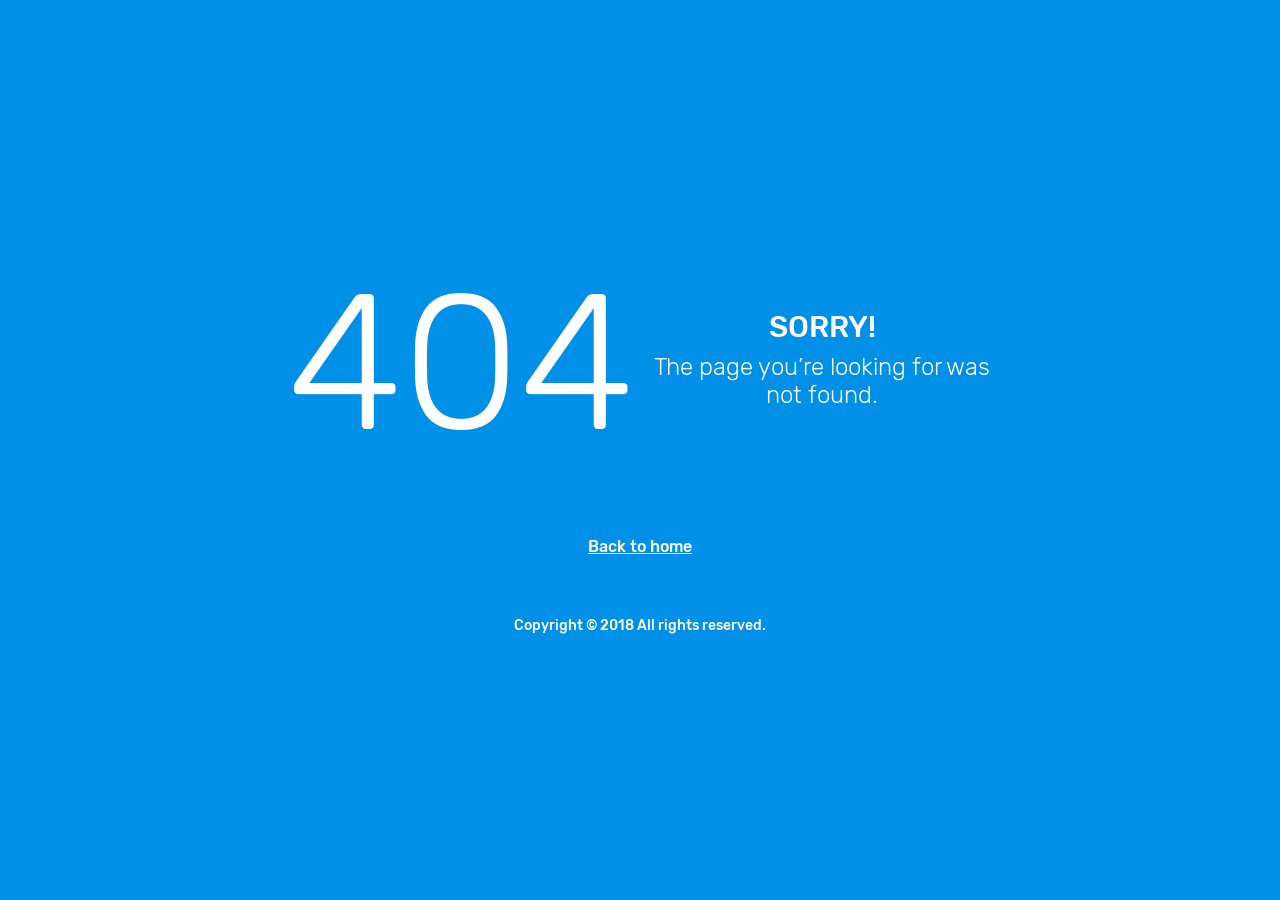
<file: pages/samples/error-404.html>
<!DOCTYPE html>
<html lang="en">
  <head>
    <!-- Required meta tags -->
    <meta charset="utf-8">
    <meta name="viewport" content="width=device-width, initial-scale=1, shrink-to-fit=no">
    <title>Corona Admin</title>
    <!-- plugins:css -->
    <link rel="stylesheet" href="../../assets/vendors/mdi/css/materialdesignicons.min.css">
    <link rel="stylesheet" href="../../assets/vendors/ti-icons/css/themify-icons.css">
    <link rel="stylesheet" href="../../assets/vendors/css/vendor.bundle.base.css">
    <link rel="stylesheet" href="../../assets/vendors/font-awesome/css/font-awesome.min.css">
    <!-- endinject -->
    <!-- Plugin css for this page -->
    <!-- End Plugin css for this page -->
    <!-- inject:css -->
    <!-- endinject -->
    <!-- Layout styles -->
    <link rel="stylesheet" href="../../assets/css/style.css">
    <!-- End layout styles -->
    <link rel="shortcut icon" href="../../assets/images/favicon.png" />
  </head>
  <body>
    <div class="container-scroller">
      <div class="container-fluid page-body-wrapper full-page-wrapper">
        <div class="content-wrapper d-flex align-items-center text-center error-page bg-primary">
          <div class="row flex-grow">
            <div class="col-lg-7 mx-auto text-white">
              <div class="row align-items-center d-flex flex-row">
                <div class="col-lg-6 text-lg-right pr-lg-4">
                  <h1 class="display-1 mb-0">404</h1>
                </div>
                <div class="col-lg-6 error-page-divider text-lg-left pl-lg-4">
                  <h2>SORRY!</h2>
                  <h3 class="font-weight-light">The page you’re looking for was not found.</h3>
                </div>
              </div>
              <div class="row mt-5">
                <div class="col-12 text-center mt-xl-2">
                  <a class="text-white font-weight-medium" href="../../index.html">Back to home</a>
                </div>
              </div>
              <div class="row mt-5">
                <div class="col-12 mt-xl-2">
                  <p class="text-white font-weight-medium text-center">Copyright &copy; 2018 All rights reserved.</p>
                </div>
              </div>
            </div>
          </div>
        </div>
        <!-- content-wrapper ends -->
      </div>
      <!-- page-body-wrapper ends -->
    </div>
    <!-- container-scroller -->
    <!-- plugins:js -->
    <script src="../../assets/vendors/js/vendor.bundle.base.js"></script>
    <!-- endinject -->
    <!-- Plugin js for this page -->
    <!-- End plugin js for this page -->
    <!-- inject:js -->
    <script src="../../assets/js/off-canvas.js"></script>
    <script src="../../assets/js/misc.js"></script>
    <script src="../../assets/js/settings.js"></script>
    <script src="../../assets/js/todolist.js"></script>
    <!-- endinject -->
  </body>
</html>
</file>
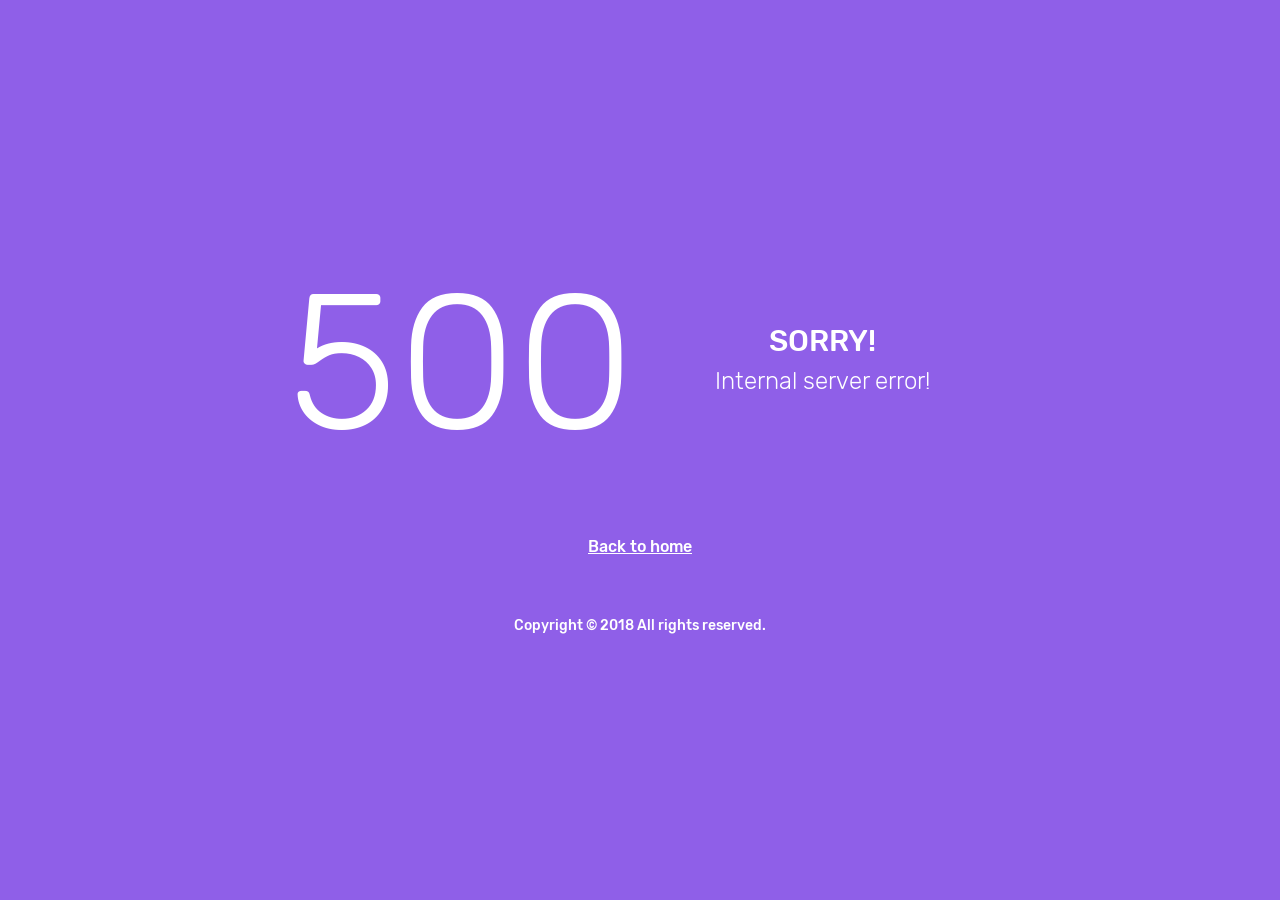
<file: pages/samples/error-500.html>
<!DOCTYPE html>
<html lang="en">
  <head>
    <!-- Required meta tags -->
    <meta charset="utf-8">
    <meta name="viewport" content="width=device-width, initial-scale=1, shrink-to-fit=no">
    <title>Corona Admin</title>
    <!-- plugins:css -->
    <link rel="stylesheet" href="../../assets/vendors/mdi/css/materialdesignicons.min.css">
    <link rel="stylesheet" href="../../assets/vendors/ti-icons/css/themify-icons.css">
    <link rel="stylesheet" href="../../assets/vendors/css/vendor.bundle.base.css">
    <link rel="stylesheet" href="../../assets/vendors/font-awesome/css/font-awesome.min.css">
    <!-- endinject -->
    <!-- Plugin css for this page -->
    <!-- End Plugin css for this page -->
    <!-- inject:css -->
    <!-- endinject -->
    <!-- Layout styles -->
    <link rel="stylesheet" href="../../assets/css/style.css">
    <!-- End layout styles -->
    <link rel="shortcut icon" href="../../assets/images/favicon.png" />
  </head>
  <body>
    <div class="container-scroller">
      <div class="container-fluid page-body-wrapper full-page-wrapper">
        <div class="content-wrapper d-flex align-items-center text-center error-page bg-info">
          <div class="row flex-grow">
            <div class="col-lg-7 mx-auto text-white">
              <div class="row align-items-center d-flex flex-row">
                <div class="col-lg-6 text-lg-right pr-lg-4">
                  <h1 class="display-1 mb-0">500</h1>
                </div>
                <div class="col-lg-6 error-page-divider text-lg-left pl-lg-4">
                  <h2>SORRY!</h2>
                  <h3 class="font-weight-light">Internal server error!</h3>
                </div>
              </div>
              <div class="row mt-5">
                <div class="col-12 text-center mt-xl-2">
                  <a class="text-white font-weight-medium" href="../../index.html">Back to home</a>
                </div>
              </div>
              <div class="row mt-5">
                <div class="col-12 mt-xl-2">
                  <p class="text-white font-weight-medium text-center">Copyright &copy; 2018 All rights reserved.</p>
                </div>
              </div>
            </div>
          </div>
        </div>
        <!-- content-wrapper ends -->
      </div>
      <!-- page-body-wrapper ends -->
    </div>
    <!-- container-scroller -->
    <!-- plugins:js -->
    <script src="../../assets/vendors/js/vendor.bundle.base.js"></script>
    <!-- endinject -->
    <!-- Plugin js for this page -->
    <!-- End plugin js for this page -->
    <!-- inject:js -->
    <script src="../../assets/js/off-canvas.js"></script>
    <script src="../../assets/js/misc.js"></script>
    <script src="../../assets/js/settings.js"></script>
    <script src="../../assets/js/todolist.js"></script>
    <!-- endinject -->
  </body>
</html>
</file>
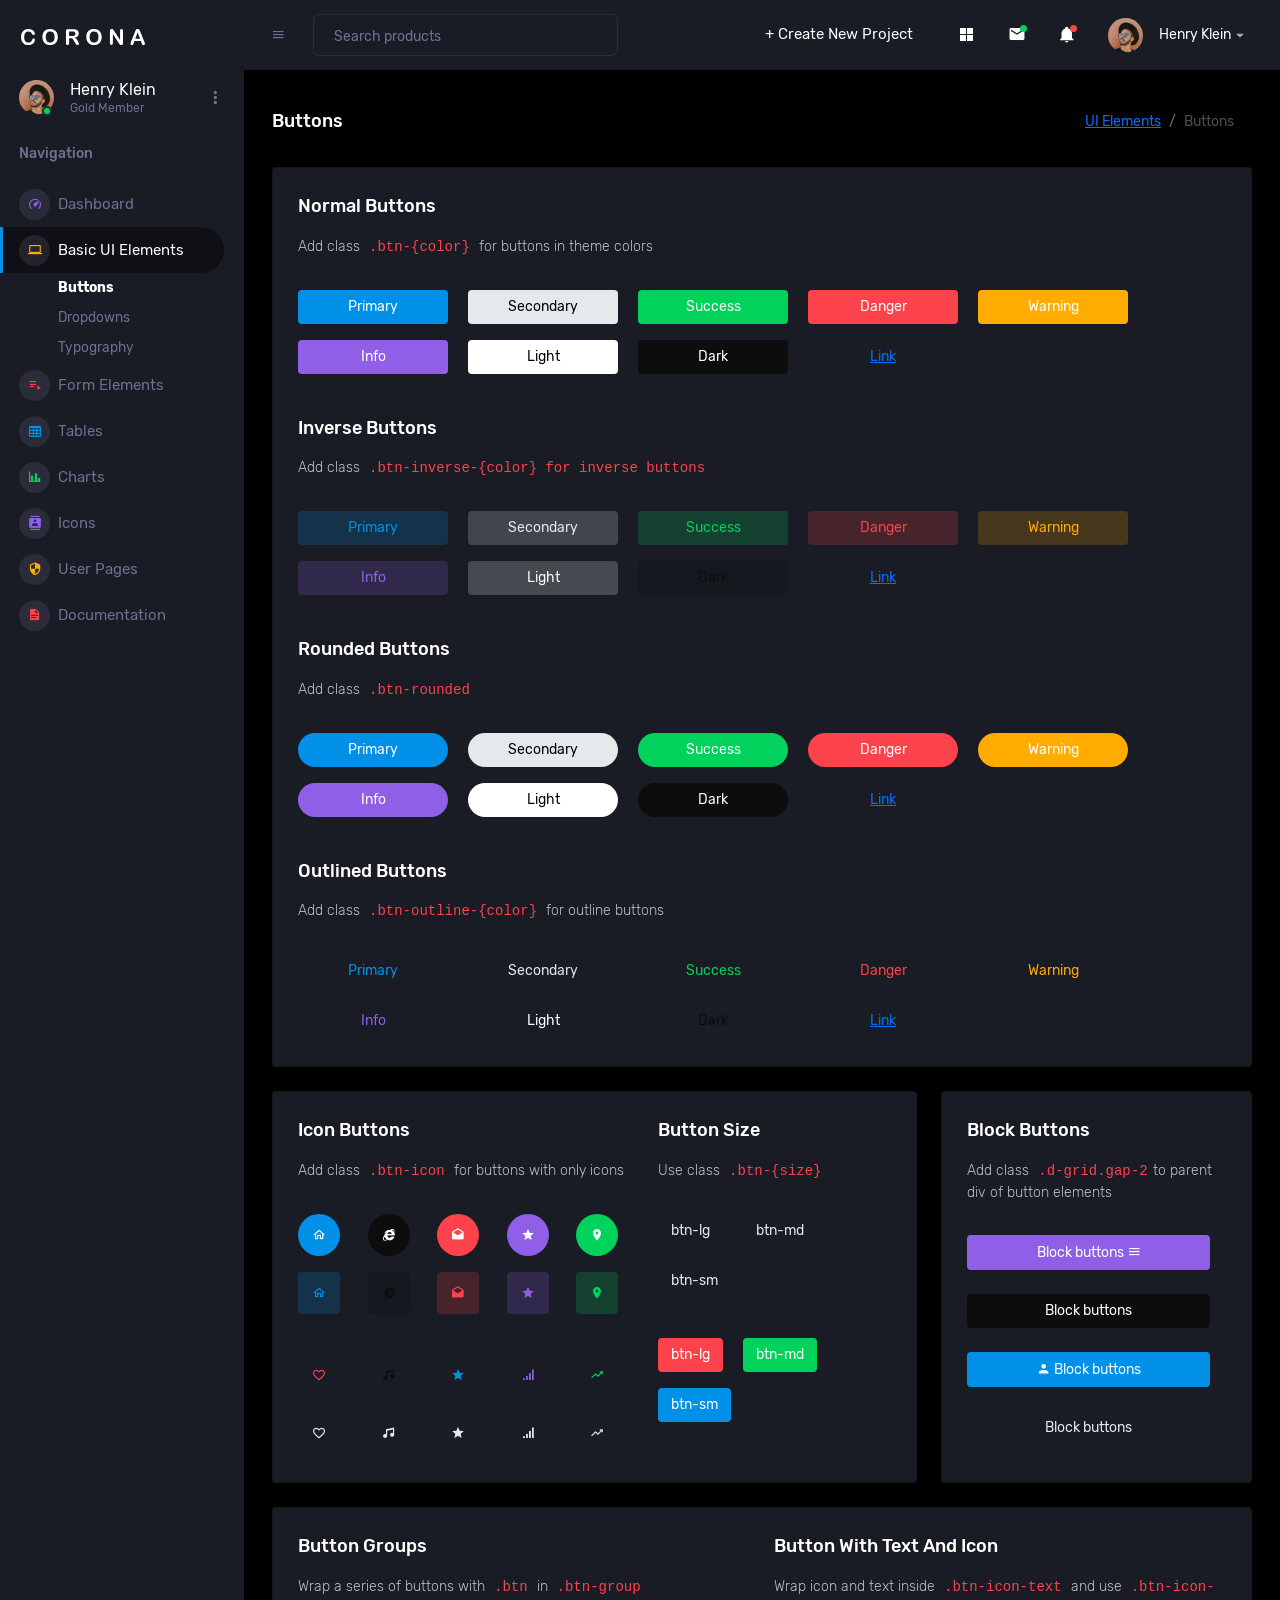
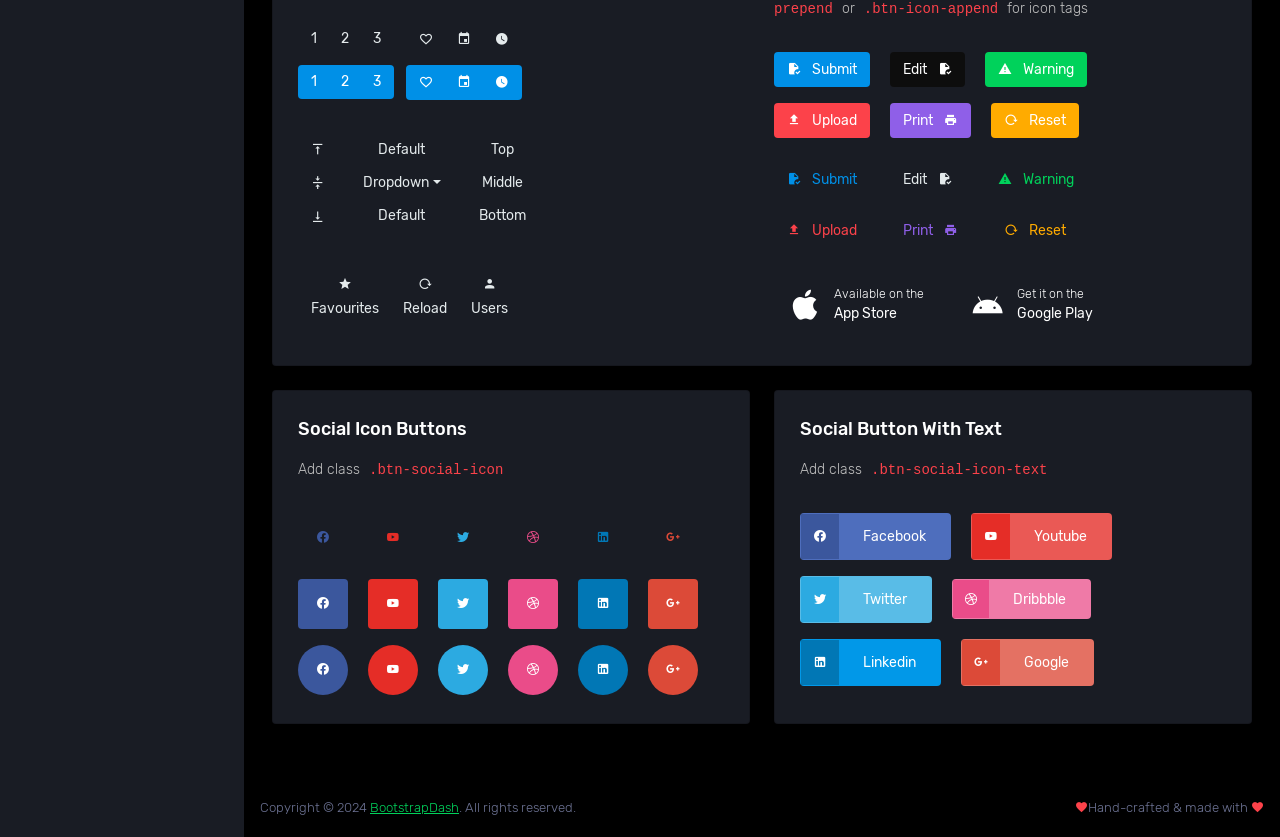
<file: pages/ui-features/buttons.html>
<!DOCTYPE html>
<html lang="en">
  <head>
    <!-- Required meta tags -->
    <meta charset="utf-8">
    <meta name="viewport" content="width=device-width, initial-scale=1, shrink-to-fit=no">
    <title>Corona Admin</title>
    <!-- plugins:css -->
    <link rel="stylesheet" href="../../assets/vendors/mdi/css/materialdesignicons.min.css">
    <link rel="stylesheet" href="../../assets/vendors/ti-icons/css/themify-icons.css">
    <link rel="stylesheet" href="../../assets/vendors/css/vendor.bundle.base.css">
    <link rel="stylesheet" href="../../assets/vendors/font-awesome/css/font-awesome.min.css">
    <!-- endinject -->
    <!-- Plugin css for this page -->
    <!-- End Plugin css for this page -->
    <!-- inject:css -->
    <!-- endinject -->
    <!-- Layout styles -->
    <link rel="stylesheet" href="../../assets/css/style.css">
    <!-- End layout styles -->
    <link rel="shortcut icon" href="../../assets/images/favicon.png" />
  </head>
  <body>
    <div class="container-scroller">
      <!-- partial:../../partials/_sidebar.html -->
      <nav class="sidebar sidebar-offcanvas" id="sidebar">
        <div class="sidebar-brand-wrapper d-none d-lg-flex align-items-center justify-content-center fixed-top">
          <a class="sidebar-brand brand-logo" href="../../index.html"><img src="../../assets/images/logo.svg" alt="logo" /></a>
          <a class="sidebar-brand brand-logo-mini" href="../../index.html"><img src="../../assets/images/logo-mini.svg" alt="logo" /></a>
        </div>
        <ul class="nav">
          <li class="nav-item profile">
            <div class="profile-desc">
              <div class="profile-pic">
                <div class="count-indicator">
                  <img class="img-xs rounded-circle " src="../../assets/images/faces/face15.jpg" alt="">
                  <span class="count bg-success"></span>
                </div>
                <div class="profile-name">
                  <h5 class="mb-0 font-weight-normal">Henry Klein</h5>
                  <span>Gold Member</span>
                </div>
              </div>
              <a href="#" id="profile-dropdown" data-bs-toggle="dropdown"><i class="mdi mdi-dots-vertical"></i></a>
              <div class="dropdown-menu dropdown-menu-right sidebar-dropdown preview-list" aria-labelledby="profile-dropdown">
                <a href="#" class="dropdown-item preview-item">
                  <div class="preview-thumbnail">
                    <div class="preview-icon bg-dark rounded-circle">
                      <i class="mdi mdi-cog text-primary"></i>
                    </div>
                  </div>
                  <div class="preview-item-content">
                    <p class="preview-subject ellipsis mb-1 text-small">Account settings</p>
                  </div>
                </a>
                <div class="dropdown-divider"></div>
                <a href="#" class="dropdown-item preview-item">
                  <div class="preview-thumbnail">
                    <div class="preview-icon bg-dark rounded-circle">
                      <i class="mdi mdi-onepassword  text-info"></i>
                    </div>
                  </div>
                  <div class="preview-item-content">
                    <p class="preview-subject ellipsis mb-1 text-small">Change Password</p>
                  </div>
                </a>
                <div class="dropdown-divider"></div>
                <a href="#" class="dropdown-item preview-item">
                  <div class="preview-thumbnail">
                    <div class="preview-icon bg-dark rounded-circle">
                      <i class="mdi mdi-calendar-today text-success"></i>
                    </div>
                  </div>
                  <div class="preview-item-content">
                    <p class="preview-subject ellipsis mb-1 text-small">To-do list</p>
                  </div>
                </a>
              </div>
            </div>
          </li>
          <li class="nav-item nav-category">
            <span class="nav-link">Navigation</span>
          </li>
          <li class="nav-item menu-items">
            <a class="nav-link" href="../../index.html">
              <span class="menu-icon">
                <i class="mdi mdi-speedometer"></i>
              </span>
              <span class="menu-title">Dashboard</span>
            </a>
          </li>
          <li class="nav-item menu-items">
            <a class="nav-link" data-bs-toggle="collapse" href="#ui-basic" aria-expanded="false" aria-controls="ui-basic">
              <span class="menu-icon">
                <i class="mdi mdi-laptop"></i>
              </span>
              <span class="menu-title">Basic UI Elements</span>
              <i class="menu-arrow"></i>
            </a>
            <div class="collapse" id="ui-basic">
              <ul class="nav flex-column sub-menu">
                <li class="nav-item"> <a class="nav-link" href="../../pages/ui-features/buttons.html">Buttons</a></li>
                <li class="nav-item"> <a class="nav-link" href="../../pages/ui-features/dropdowns.html">Dropdowns</a></li>
                <li class="nav-item"> <a class="nav-link" href="../../pages/ui-features/typography.html">Typography</a></li>
              </ul>
            </div>
          </li>
          <li class="nav-item menu-items">
            <a class="nav-link" href="../../pages/forms/basic_elements.html">
              <span class="menu-icon">
                <i class="mdi mdi-playlist-play"></i>
              </span>
              <span class="menu-title">Form Elements</span>
              <i class="menu-arrow"></i>
            </a>
          </li>
          <li class="nav-item menu-items">
            <a class="nav-link" href="../../pages/tables/basic-table.html">
              <span class="menu-icon">
                <i class="mdi mdi-table-large"></i>
              </span>
              <span class="menu-title">Tables</span>
              <i class="menu-arrow"></i>
            </a>
          </li>
          <li class="nav-item menu-items">
            <a class="nav-link" href="../../pages/charts/chartjs.html">
              <span class="menu-icon">
                <i class="mdi mdi-chart-bar"></i>
              </span>
              <span class="menu-title">Charts</span>
              <i class="menu-arrow"></i>
            </a>
          </li>
          <li class="nav-item menu-items">
            <a class="nav-link" href="../../pages/icons/font-awesome.html">
              <span class="menu-icon">
                <i class="mdi mdi-contacts"></i>
              </span>
              <span class="menu-title">Icons</span>
              <i class="menu-arrow"></i>
            </a>
          </li>
          <li class="nav-item menu-items">
            <a class="nav-link" data-bs-toggle="collapse" href="#auth" aria-expanded="false" aria-controls="auth">
              <span class="menu-icon">
                <i class="mdi mdi-security"></i>
              </span>
              <span class="menu-title">User Pages</span>
              <i class="menu-arrow"></i>
            </a>
            <div class="collapse" id="auth">
              <ul class="nav flex-column sub-menu">
                <li class="nav-item"> <a class="nav-link" href="../../pages/samples/login.html"> Login </a></li>
                <li class="nav-item"> <a class="nav-link" href="../../pages/samples/register.html"> Register </a></li>
                <li class="nav-item"> <a class="nav-link" href="../../pages/samples/error-404.html"> 404 </a></li>
                <li class="nav-item"> <a class="nav-link" href="../../pages/samples/error-500.html"> 505 </a></li>
                <li class="nav-item"> <a class="nav-link" href="../../pages/samples/blank-page.html"> Blank Page </a></li>
              </ul>
            </div>
          </li>
          <li class="nav-item menu-items">
            <a class="nav-link" href="../../docs/documentation.html">
              <span class="menu-icon">
                <i class="mdi mdi-file-document"></i>
              </span>
              <span class="menu-title">Documentation</span>
            </a>
          </li>
        </ul>
      </nav>
      <!-- partial -->
      <div class="container-fluid page-body-wrapper">
        <!-- partial:../../partials/_navbar.html -->
        <nav class="navbar p-0 fixed-top d-flex flex-row">
          <div class="navbar-brand-wrapper d-flex d-lg-none align-items-center justify-content-center">
            <a class="navbar-brand brand-logo-mini" href="../../index.html"><img src="../../../assets/images/logo-mini.svg" alt="logo" /></a>
          </div>
          <div class="navbar-menu-wrapper flex-grow d-flex align-items-stretch">
            <button class="navbar-toggler navbar-toggler align-self-center" type="button" data-toggle="minimize">
              <span class="mdi mdi-menu"></span>
            </button>
            <ul class="navbar-nav w-100">
              <li class="nav-item w-100">
                <form class="nav-link mt-2 mt-md-0 d-none d-lg-flex search">
                  <input type="text" class="form-control" placeholder="Search products">
                </form>
              </li>
            </ul>
            <ul class="navbar-nav navbar-nav-right">
              <li class="nav-item dropdown d-none d-lg-block">
                <a class="nav-link btn btn-success create-new-button" id="createbuttonDropdown" data-bs-toggle="dropdown" aria-expanded="false" href="#">+ Create New Project</a>
                <div class="dropdown-menu dropdown-menu-end navbar-dropdown preview-list" aria-labelledby="createbuttonDropdown">
                  <h6 class="p-3 mb-0">Projects</h6>
                  <div class="dropdown-divider"></div>
                  <a class="dropdown-item preview-item">
                    <div class="preview-thumbnail">
                      <div class="preview-icon bg-dark rounded-circle">
                        <i class="mdi mdi-file-outline text-primary"></i>
                      </div>
                    </div>
                    <div class="preview-item-content">
                      <p class="preview-subject ellipsis mb-1">Software Development</p>
                    </div>
                  </a>
                  <div class="dropdown-divider"></div>
                  <a class="dropdown-item preview-item">
                    <div class="preview-thumbnail">
                      <div class="preview-icon bg-dark rounded-circle">
                        <i class="mdi mdi-web text-info"></i>
                      </div>
                    </div>
                    <div class="preview-item-content">
                      <p class="preview-subject ellipsis mb-1">UI Development</p>
                    </div>
                  </a>
                  <div class="dropdown-divider"></div>
                  <a class="dropdown-item preview-item">
                    <div class="preview-thumbnail">
                      <div class="preview-icon bg-dark rounded-circle">
                        <i class="mdi mdi-layers text-danger"></i>
                      </div>
                    </div>
                    <div class="preview-item-content">
                      <p class="preview-subject ellipsis mb-1">Software Testing</p>
                    </div>
                  </a>
                  <div class="dropdown-divider"></div>
                  <p class="p-3 mb-0 text-center">See all projects</p>
                </div>
              </li>
              <li class="nav-item nav-settings d-none d-lg-block">
                <a class="nav-link" href="#">
                  <i class="mdi mdi-view-grid"></i>
                </a>
              </li>
              <li class="nav-item dropdown border-left">
                <a class="nav-link count-indicator dropdown-toggle" id="messageDropdown" href="#" data-bs-toggle="dropdown" aria-expanded="false">
                  <i class="mdi mdi-email"></i>
                  <span class="count bg-success"></span>
                </a>
                <div class="dropdown-menu dropdown-menu-end navbar-dropdown preview-list" aria-labelledby="messageDropdown">
                  <h6 class="p-3 mb-0">Messages</h6>
                  <div class="dropdown-divider"></div>
                  <a class="dropdown-item preview-item">
                    <div class="preview-thumbnail">
                      <img src="../../../assets/images/faces/face4.jpg" alt="image" class="rounded-circle profile-pic">
                    </div>
                    <div class="preview-item-content">
                      <p class="preview-subject ellipsis mb-1">Mark send you a message</p>
                      <p class="text-muted mb-0"> 1 Minutes ago </p>
                    </div>
                  </a>
                  <div class="dropdown-divider"></div>
                  <a class="dropdown-item preview-item">
                    <div class="preview-thumbnail">
                      <img src="../../../assets/images/faces/face2.jpg" alt="image" class="rounded-circle profile-pic">
                    </div>
                    <div class="preview-item-content">
                      <p class="preview-subject ellipsis mb-1">Cregh send you a message</p>
                      <p class="text-muted mb-0"> 15 Minutes ago </p>
                    </div>
                  </a>
                  <div class="dropdown-divider"></div>
                  <a class="dropdown-item preview-item">
                    <div class="preview-thumbnail">
                      <img src="../../../assets/images/faces/face3.jpg" alt="image" class="rounded-circle profile-pic">
                    </div>
                    <div class="preview-item-content">
                      <p class="preview-subject ellipsis mb-1">Profile picture updated</p>
                      <p class="text-muted mb-0"> 18 Minutes ago </p>
                    </div>
                  </a>
                  <div class="dropdown-divider"></div>
                  <p class="p-3 mb-0 text-center">4 new messages</p>
                </div>
              </li>
              <li class="nav-item dropdown border-left">
                <a class="nav-link count-indicator dropdown-toggle" id="notificationDropdown" href="#" data-bs-toggle="dropdown">
                  <i class="mdi mdi-bell"></i>
                  <span class="count bg-danger"></span>
                </a>
                <div class="dropdown-menu dropdown-menu-end navbar-dropdown preview-list" aria-labelledby="notificationDropdown">
                  <h6 class="p-3 mb-0">Notifications</h6>
                  <div class="dropdown-divider"></div>
                  <a class="dropdown-item preview-item">
                    <div class="preview-thumbnail">
                      <div class="preview-icon bg-dark rounded-circle">
                        <i class="mdi mdi-calendar text-success"></i>
                      </div>
                    </div>
                    <div class="preview-item-content">
                      <p class="preview-subject mb-1">Event today</p>
                      <p class="text-muted ellipsis mb-0"> Just a reminder that you have an event today </p>
                    </div>
                  </a>
                  <div class="dropdown-divider"></div>
                  <a class="dropdown-item preview-item">
                    <div class="preview-thumbnail">
                      <div class="preview-icon bg-dark rounded-circle">
                        <i class="mdi mdi-cog text-danger"></i>
                      </div>
                    </div>
                    <div class="preview-item-content">
                      <p class="preview-subject mb-1">Settings</p>
                      <p class="text-muted ellipsis mb-0"> Update dashboard </p>
                    </div>
                  </a>
                  <div class="dropdown-divider"></div>
                  <a class="dropdown-item preview-item">
                    <div class="preview-thumbnail">
                      <div class="preview-icon bg-dark rounded-circle">
                        <i class="mdi mdi-link-variant text-warning"></i>
                      </div>
                    </div>
                    <div class="preview-item-content">
                      <p class="preview-subject mb-1">Launch Admin</p>
                      <p class="text-muted ellipsis mb-0"> New admin wow! </p>
                    </div>
                  </a>
                  <div class="dropdown-divider"></div>
                  <p class="p-3 mb-0 text-center">See all notifications</p>
                </div>
              </li>
              <li class="nav-item dropdown">
                <a class="nav-link" id="profileDropdown" href="#" data-bs-toggle="dropdown">
                  <div class="navbar-profile">
                    <img class="img-xs rounded-circle" src="../../../assets/images/faces/face15.jpg" alt="">
                    <p class="mb-0 d-none d-sm-block navbar-profile-name">Henry Klein</p>
                    <i class="mdi mdi-menu-down d-none d-sm-block"></i>
                  </div>
                </a>
                <div class="dropdown-menu dropdown-menu-end navbar-dropdown preview-list" aria-labelledby="profileDropdown">
                  <h6 class="p-3 mb-0">Profile</h6>
                  <div class="dropdown-divider"></div>
                  <a class="dropdown-item preview-item">
                    <div class="preview-thumbnail">
                      <div class="preview-icon bg-dark rounded-circle">
                        <i class="mdi mdi-cog text-success"></i>
                      </div>
                    </div>
                    <div class="preview-item-content">
                      <p class="preview-subject mb-1">Settings</p>
                    </div>
                  </a>
                  <div class="dropdown-divider"></div>
                  <a class="dropdown-item preview-item">
                    <div class="preview-thumbnail">
                      <div class="preview-icon bg-dark rounded-circle">
                        <i class="mdi mdi-logout text-danger"></i>
                      </div>
                    </div>
                    <div class="preview-item-content">
                      <p class="preview-subject mb-1">Log out</p>
                    </div>
                  </a>
                  <div class="dropdown-divider"></div>
                  <p class="p-3 mb-0 text-center">Advanced settings</p>
                </div>
              </li>
            </ul>
            <button class="navbar-toggler navbar-toggler-right d-lg-none align-self-center" type="button" data-toggle="offcanvas">
              <span class="mdi mdi-format-line-spacing"></span>
            </button>
          </div>
        </nav>
        <!-- partial -->
        <div class="main-panel">
          <div class="content-wrapper">
            <div class="page-header">
              <h3 class="page-title"> Buttons </h3>
              <nav aria-label="breadcrumb">
                <ol class="breadcrumb">
                  <li class="breadcrumb-item"><a href="#">UI Elements</a></li>
                  <li class="breadcrumb-item active" aria-current="page">Buttons</li>
                </ol>
              </nav>
            </div>
            <div class="row">
              <div class="col-12 grid-margin stretch-card">
                <div class="card">
                  <div class="card-body">
                    <h4 class="card-title">Normal buttons</h4>
                    <p class="card-description">Add class <code>.btn-{color}</code> for buttons in theme colors</p>
                    <div class="template-demo">
                      <button type="button" class="btn btn-primary btn-fw">Primary</button>
                      <button type="button" class="btn btn-secondary btn-fw">Secondary</button>
                      <button type="button" class="btn btn-success btn-fw">Success</button>
                      <button type="button" class="btn btn-danger btn-fw">Danger</button>
                      <button type="button" class="btn btn-warning btn-fw">Warning</button>
                      <button type="button" class="btn btn-info btn-fw">Info</button>
                      <button type="button" class="btn btn-light btn-fw">Light</button>
                      <button type="button" class="btn btn-dark btn-fw">Dark</button>
                      <button type="button" class="btn btn-link btn-fw">Link</button>
                    </div>
                  </div>
                  <div class="card-body">
                    <h4 class="card-title">Inverse buttons</h4>
                    <p class="card-description">Add class <code>.btn-inverse-{color} for inverse buttons</code></p>
                    <div class="template-demo">
                      <button type="button" class="btn btn-inverse-primary btn-fw">Primary</button>
                      <button type="button" class="btn btn-inverse-secondary btn-fw">Secondary</button>
                      <button type="button" class="btn btn-inverse-success btn-fw">Success</button>
                      <button type="button" class="btn btn-inverse-danger btn-fw">Danger</button>
                      <button type="button" class="btn btn-inverse-warning btn-fw">Warning</button>
                      <button type="button" class="btn btn-inverse-info btn-fw">Info</button>
                      <button type="button" class="btn btn-inverse-light btn-fw">Light</button>
                      <button type="button" class="btn btn-inverse-dark btn-fw">Dark</button>
                      <button type="button" class="btn btn-link btn-fw">Link</button>
                    </div>
                  </div>
                  <div class="card-body">
                    <h4 class="card-title">Rounded buttons</h4>
                    <p class="card-description">Add class <code>.btn-rounded</code></p>
                    <div class="template-demo">
                      <button type="button" class="btn btn-primary btn-rounded btn-fw">Primary</button>
                      <button type="button" class="btn btn-secondary btn-rounded btn-fw">Secondary</button>
                      <button type="button" class="btn btn-success btn-rounded btn-fw">Success</button>
                      <button type="button" class="btn btn-danger btn-rounded btn-fw">Danger</button>
                      <button type="button" class="btn btn-warning btn-rounded btn-fw">Warning</button>
                      <button type="button" class="btn btn-info btn-rounded btn-fw">Info</button>
                      <button type="button" class="btn btn-light btn-rounded btn-fw">Light</button>
                      <button type="button" class="btn btn-dark btn-rounded btn-fw">Dark</button>
                      <button type="button" class="btn btn-link btn-rounded btn-fw">Link</button>
                    </div>
                  </div>
                  <div class="card-body">
                    <h4 class="card-title">Outlined buttons</h4>
                    <p class="card-description">Add class <code>.btn-outline-{color}</code> for outline buttons</p>
                    <div class="template-demo">
                      <button type="button" class="btn btn-outline-primary btn-fw">Primary</button>
                      <button type="button" class="btn btn-outline-secondary btn-fw">Secondary</button>
                      <button type="button" class="btn btn-outline-success btn-fw">Success</button>
                      <button type="button" class="btn btn-outline-danger btn-fw">Danger</button>
                      <button type="button" class="btn btn-outline-warning btn-fw">Warning</button>
                      <button type="button" class="btn btn-outline-info btn-fw">Info</button>
                      <button type="button" class="btn btn-outline-light btn-fw">Light</button>
                      <button type="button" class="btn btn-outline-dark btn-fw">Dark</button>
                      <button type="button" class="btn btn-link btn-fw">Link</button>
                    </div>
                  </div>
                </div>
              </div>
              <div class="col-md-8 grid-margin stretch-card">
                <div class="card">
                  <div class="card-body">
                    <div class="row">
                      <div class="col-md-7">
                        <h4 class="card-title">Icon Buttons</h4>
                        <p class="card-description">Add class <code>.btn-icon</code> for buttons with only icons</p>
                        <div class="template-demo d-flex justify-content-between flex-nowrap">
                          <button type="button" class="btn btn-primary btn-rounded btn-icon">
                            <i class="mdi mdi-home-outline"></i>
                          </button>
                          <button type="button" class="btn btn-dark btn-rounded btn-icon">
                            <i class="mdi mdi-microsoft-internet-explorer"></i>
                          </button>
                          <button type="button" class="btn btn-danger btn-rounded btn-icon">
                            <i class="mdi mdi-email-open"></i>
                          </button>
                          <button type="button" class="btn btn-info btn-rounded btn-icon">
                            <i class="mdi mdi-star"></i>
                          </button>
                          <button type="button" class="btn btn-success btn-rounded btn-icon">
                            <i class="mdi mdi-map-marker"></i>
                          </button>
                        </div>
                        <div class="template-demo d-flex justify-content-between flex-nowrap">
                          <button type="button" class="btn btn-inverse-primary btn-icon">
                            <i class="mdi mdi-home-outline"></i>
                          </button>
                          <button type="button" class="btn btn-inverse-dark btn-icon">
                            <i class="mdi mdi-microsoft-internet-explorer"></i>
                          </button>
                          <button type="button" class="btn btn-inverse-danger btn-icon">
                            <i class="mdi mdi-email-open"></i>
                          </button>
                          <button type="button" class="btn btn-inverse-info btn-icon">
                            <i class="mdi mdi-star"></i>
                          </button>
                          <button type="button" class="btn btn-inverse-success btn-icon">
                            <i class="mdi mdi-map-marker"></i>
                          </button>
                        </div>
                        <div class="template-demo d-flex justify-content-between flex-nowrap mt-4">
                          <button type="button" class="btn btn-outline-secondary btn-rounded btn-icon">
                            <i class="mdi mdi-heart-outline text-danger"></i>
                          </button>
                          <button type="button" class="btn btn-outline-secondary btn-rounded btn-icon">
                            <i class="mdi mdi-music text-dark"></i>
                          </button>
                          <button type="button" class="btn btn-outline-secondary btn-rounded btn-icon">
                            <i class="mdi mdi-star text-primary"></i>
                          </button>
                          <button type="button" class="btn btn-outline-secondary btn-rounded btn-icon">
                            <i class="mdi mdi-signal text-info"></i>
                          </button>
                          <button type="button" class="btn btn-outline-secondary btn-rounded btn-icon">
                            <i class="mdi mdi-trending-up text-success"></i>
                          </button>
                        </div>
                        <div class="template-demo d-flex justify-content-between flex-nowrap">
                          <button type="button" class="btn btn-outline-secondary btn-rounded btn-icon">
                            <i class="mdi mdi-heart-outline"></i>
                          </button>
                          <button type="button" class="btn btn-outline-secondary btn-rounded btn-icon">
                            <i class="mdi mdi-music"></i>
                          </button>
                          <button type="button" class="btn btn-outline-secondary btn-rounded btn-icon">
                            <i class="mdi mdi-star"></i>
                          </button>
                          <button type="button" class="btn btn-outline-secondary btn-rounded btn-icon">
                            <i class="mdi mdi-signal"></i>
                          </button>
                          <button type="button" class="btn btn-outline-secondary btn-rounded btn-icon">
                            <i class="mdi mdi-trending-up"></i>
                          </button>
                        </div>
                      </div>
                      <div class="col-md-5">
                        <h4 class="card-title">Button Size</h4>
                        <p class="card-description">Use class <code>.btn-{size}</code></p>
                        <div class="template-demo">
                          <button type="button" class="btn btn-outline-secondary btn-lg">btn-lg</button>
                          <button type="button" class="btn btn-outline-secondary btn-md">btn-md</button>
                          <button type="button" class="btn btn-outline-secondary btn-sm">btn-sm</button>
                        </div>
                        <div class="template-demo mt-4">
                          <button type="button" class="btn btn-danger btn-lg">btn-lg</button>
                          <button type="button" class="btn btn-success btn-md">btn-md</button>
                          <button type="button" class="btn btn-primary btn-sm">btn-sm</button>
                        </div>
                      </div>
                    </div>
                  </div>
                </div>
              </div>
              <div class="col-md-4 grid-margin stretch-card">
                <div class="card">
                  <div class="card-body">
                    <h4 class="card-title">Block buttons</h4>
                    <p class="card-description">Add class <code>.d-grid.gap-2</code>to parent div of button elements</p>
                    <div class="template-demo d-grid gap-2">
                      <button type="button" class="btn btn-info btn-lg btn-block">Block buttons <i class="mdi mdi-menu float-right"></i>
                      </button>
                      <button type="button" class="btn btn-dark btn-lg btn-block">Block buttons</button>
                      <button type="button" class="btn btn-primary btn-lg btn-block">
                        <i class="mdi mdi-account"></i> Block buttons </button>
                      <button type="button" class="btn btn-outline-secondary btn-lg btn-block">Block buttons</button>
                    </div>
                  </div>
                </div>
              </div>
              <div class="col-12 grid-margin">
                <div class="card">
                  <div class="card-body">
                    <div class="row">
                      <div class="col-md-6">
                        <h4 class="card-title">Button groups</h4>
                        <p class="card-description">Wrap a series of buttons with <code>.btn</code> in <code>.btn-group</code></p>
                        <div class="template-demo">
                          <div class="btn-group" role="group" aria-label="Basic example">
                            <button type="button" class="btn btn-outline-secondary">1</button>
                            <button type="button" class="btn btn-outline-secondary">2</button>
                            <button type="button" class="btn btn-outline-secondary">3</button>
                          </div>
                          <div class="btn-group" role="group" aria-label="Basic example">
                            <button type="button" class="btn btn-outline-secondary">
                              <i class="mdi mdi-heart-outline"></i>
                            </button>
                            <button type="button" class="btn btn-outline-secondary">
                              <i class="mdi mdi-calendar"></i>
                            </button>
                            <button type="button" class="btn btn-outline-secondary">
                              <i class="mdi mdi-clock"></i>
                            </button>
                          </div>
                        </div>
                        <div class="template-demo">
                          <div class="btn-group" role="group" aria-label="Basic example">
                            <button type="button" class="btn btn-primary">1</button>
                            <button type="button" class="btn btn-primary">2</button>
                            <button type="button" class="btn btn-primary">3</button>
                          </div>
                          <div class="btn-group" role="group" aria-label="Basic example">
                            <button type="button" class="btn btn-primary">
                              <i class="mdi mdi-heart-outline"></i>
                            </button>
                            <button type="button" class="btn btn-primary">
                              <i class="mdi mdi-calendar"></i>
                            </button>
                            <button type="button" class="btn btn-primary">
                              <i class="mdi mdi-clock"></i>
                            </button>
                          </div>
                        </div>
                        <div class="template-demo mt-4">
                          <div class="btn-group-vertical" role="group" aria-label="Basic example">
                            <button type="button" class="btn btn-outline-secondary">
                              <i class="mdi mdi-format-vertical-align-top"></i>
                            </button>
                            <button type="button" class="btn btn-outline-secondary">
                              <i class="mdi mdi-format-vertical-align-center"></i>
                            </button>
                            <button type="button" class="btn btn-outline-secondary">
                              <i class="mdi mdi-format-vertical-align-bottom"></i>
                            </button>
                          </div>
                          <div class="btn-group-vertical" role="group" aria-label="Basic example">
                            <button type="button" class="btn btn-outline-secondary">Default</button>
                            <div class="btn-group">
                              <button type="button" class="btn btn-outline-secondary dropdown-toggle" data-bs-toggle="dropdown">Dropdown</button>
                              <div class="dropdown-menu">
                                <a class="dropdown-item">Go back</a>
                                <a class="dropdown-item">Delete</a>
                                <a class="dropdown-item">Swap</a>
                              </div>
                            </div>
                            <button type="button" class="btn btn-outline-secondary">Default</button>
                          </div>
                          <div class="btn-group-vertical" role="group" aria-label="Basic example">
                            <button type="button" class="btn btn-outline-secondary">Top</button>
                            <button type="button" class="btn btn-outline-secondary">Middle</button>
                            <button type="button" class="btn btn-outline-secondary">Bottom</button>
                          </div>
                        </div>
                        <div class="template-demo mt-4">
                          <div class="btn-group" role="group" aria-label="Basic example">
                            <button type="button" class="btn btn-outline-secondary">
                              <i class="mdi mdi-star d-block mb-1"></i> Favourites </button>
                            <button type="button" class="btn btn-outline-secondary">
                              <i class="mdi mdi-reload d-block mb-1"></i> Reload </button>
                            <button type="button" class="btn btn-outline-secondary">
                              <i class="mdi mdi-account d-block mb-1"></i> Users </button>
                          </div>
                        </div>
                      </div>
                      <div class="col-md-6">
                        <h4 class="card-title">Button with text and icon</h4>
                        <p class="card-description">Wrap icon and text inside <code>.btn-icon-text</code> and use <code>.btn-icon-prepend</code> or <code>.btn-icon-append</code> for icon tags</p>
                        <div class="template-demo">
                          <button type="button" class="btn btn-primary btn-icon-text">
                            <i class="mdi mdi-file-check btn-icon-prepend"></i> Submit </button>
                          <button type="button" class="btn btn-dark btn-icon-text"> Edit <i class="mdi mdi-file-check btn-icon-append"></i>
                          </button>
                          <button type="button" class="btn btn-success btn-icon-text">
                            <i class="mdi mdi-alert btn-icon-prepend"></i> Warning </button>
                        </div>
                        <div class="template-demo">
                          <button type="button" class="btn btn-danger btn-icon-text">
                            <i class="mdi mdi-upload btn-icon-prepend"></i> Upload </button>
                          <button type="button" class="btn btn-info btn-icon-text"> Print <i class="mdi mdi-printer btn-icon-append"></i>
                          </button>
                          <button type="button" class="btn btn-warning btn-icon-text">
                            <i class="mdi mdi-reload btn-icon-prepend"></i> Reset </button>
                        </div>
                        <div class="template-demo mt-2">
                          <button type="button" class="btn btn-outline-primary btn-icon-text">
                            <i class="mdi mdi-file-check btn-icon-prepend"></i> Submit </button>
                          <button type="button" class="btn btn-outline-secondary btn-icon-text"> Edit <i class="mdi mdi-file-check btn-icon-append"></i>
                          </button>
                          <button type="button" class="btn btn-outline-success btn-icon-text">
                            <i class="mdi mdi-alert btn-icon-prepend"></i> Warning </button>
                        </div>
                        <div class="template-demo">
                          <button type="button" class="btn btn-outline-danger btn-icon-text">
                            <i class="mdi mdi-upload btn-icon-prepend"></i> Upload </button>
                          <button type="button" class="btn btn-outline-info btn-icon-text"> Print <i class="mdi mdi-printer btn-icon-append"></i>
                          </button>
                          <button type="button" class="btn btn-outline-warning btn-icon-text">
                            <i class="mdi mdi-reload btn-icon-prepend"></i> Reset </button>
                        </div>
                        <div class="template-demo mt-2">
                          <button class="btn btn-outline-light btn-icon-text">
                            <i class="mdi mdi-apple btn-icon-prepend mdi-36px"></i>
                            <span class="d-inline-block text-start">
                              <small class="font-weight-light d-block">Available on the</small> App Store </span>
                          </button>
                          <button class="btn btn-outline-light btn-icon-text">
                            <i class="mdi mdi-android btn-icon-prepend mdi-36px"></i>
                            <span class="d-inline-block text-start">
                              <small class="font-weight-light d-block">Get it on the</small> Google Play </span>
                          </button>
                        </div>
                      </div>
                    </div>
                  </div>
                </div>
              </div>
              <div class="col-md-6 grid-margin stretch-card">
                <div class="card">
                  <div class="card-body">
                    <h4 class="card-title">Social Icon Buttons</h4>
                    <p class="card-description">Add class <code>.btn-social-icon</code></p>
                    <div class="template-demo">
                      <button type="button" class="btn btn-social-icon btn-outline-facebook"><i class="mdi mdi-facebook"></i></button>
                      <button type="button" class="btn btn-social-icon btn-outline-youtube"><i class="mdi mdi-youtube"></i></button>
                      <button type="button" class="btn btn-social-icon btn-outline-twitter"><i class="mdi mdi-twitter"></i></button>
                      <button type="button" class="btn btn-social-icon btn-outline-dribbble"><i class="fa fa-dribbble"></i></button>
                      <button type="button" class="btn btn-social-icon btn-outline-linkedin"><i class="mdi mdi-linkedin"></i></button>
                      <button type="button" class="btn btn-social-icon btn-outline-google"><i class="mdi mdi-google-plus"></i></button>
                    </div>
                    <div class="template-demo">
                      <button type="button" class="btn btn-social-icon btn-facebook"><i class="mdi mdi-facebook"></i></button>
                      <button type="button" class="btn btn-social-icon btn-youtube"><i class="mdi mdi-youtube"></i></button>
                      <button type="button" class="btn btn-social-icon btn-twitter"><i class="mdi mdi-twitter"></i></button>
                      <button type="button" class="btn btn-social-icon btn-dribbble"><i class="fa fa-dribbble"></i></button>
                      <button type="button" class="btn btn-social-icon btn-linkedin"><i class="mdi mdi-linkedin"></i></button>
                      <button type="button" class="btn btn-social-icon btn-google"><i class="mdi mdi-google-plus"></i></button>
                    </div>
                    <div class="template-demo">
                      <button type="button" class="btn btn-social-icon btn-facebook btn-rounded"><i class="mdi mdi-facebook"></i></button>
                      <button type="button" class="btn btn-social-icon btn-youtube btn-rounded"><i class="mdi mdi-youtube"></i></button>
                      <button type="button" class="btn btn-social-icon btn-twitter btn-rounded"><i class="mdi mdi-twitter"></i></button>
                      <button type="button" class="btn btn-social-icon btn-dribbble btn-rounded"><i class="fa fa-dribbble"></i></button>
                      <button type="button" class="btn btn-social-icon btn-linkedin btn-rounded"><i class="mdi mdi-linkedin"></i></button>
                      <button type="button" class="btn btn-social-icon btn-google btn-rounded"><i class="mdi mdi-google-plus"></i></button>
                    </div>
                  </div>
                </div>
              </div>
              <div class="col-md-6 grid-margin stretch-card">
                <div class="card">
                  <div class="card-body">
                    <h4 class="card-title">Social button with text</h4>
                    <p class="card-description">Add class <code>.btn-social-icon-text</code></p>
                    <div class="template-demo">
                      <button type="button" class="btn btn-social-icon-text btn-facebook"><i class="mdi mdi-facebook"></i>Facebook</button>
                      <button type="button" class="btn btn-social-icon-text btn-youtube"><i class="mdi mdi-youtube"></i>Youtube</button>
                      <button type="button" class="btn btn-social-icon-text btn-twitter"><i class="mdi mdi-twitter"></i>Twitter</button>
                      <button type="button" class="btn btn-social-icon-text btn-dribbble"><i class="fa fa-dribbble"></i>Dribbble</button>
                      <button type="button" class="btn btn-social-icon-text btn-linkedin"><i class="mdi mdi-linkedin"></i>Linkedin</button>
                      <button type="button" class="btn btn-social-icon-text btn-google"><i class="mdi mdi-google-plus"></i>Google</button>
                    </div>
                  </div>
                </div>
              </div>
            </div>
          </div>
          <!-- content-wrapper ends -->
          <!-- partial:../../partials/_footer.html -->
          <footer class="footer">
            <div class="d-sm-flex justify-content-center justify-content-sm-between">
              <span class="text-muted text-center text-sm-left d-block d-sm-inline-block">Copyright © 2024 <a href="https://www.bootstrapdash.com/" target="_blank">BootstrapDash</a>. All rights reserved.</span>
              <span class="text-muted float-none float-sm-end d-block mt-1 mt-sm-0 text-center"> <span class="text-muted float-none float-sm-end d-block mt-1 mt-sm-0 text-center">Hand-crafted & made with <i class="mdi mdi-heart text-danger"></i></span> <i class="mdi mdi-heart text-danger"></i></span>
            </div>
          </footer>
          <!-- partial -->
        </div>
        <!-- main-panel ends -->
      </div>
      <!-- page-body-wrapper ends -->
    </div>
    <!-- container-scroller -->
    <!-- plugins:js -->
    <script src="../../assets/vendors/js/vendor.bundle.base.js"></script>
    <!-- endinject -->
    <!-- Plugin js for this page -->
    <!-- End plugin js for this page -->
    <!-- inject:js -->
    <script src="../../assets/js/off-canvas.js"></script>
    <script src="../../assets/js/misc.js"></script>
    <script src="../../assets/js/settings.js"></script>
    <script src="../../assets/js/todolist.js"></script>
    <!-- endinject -->
  </body>
</html>
</file>
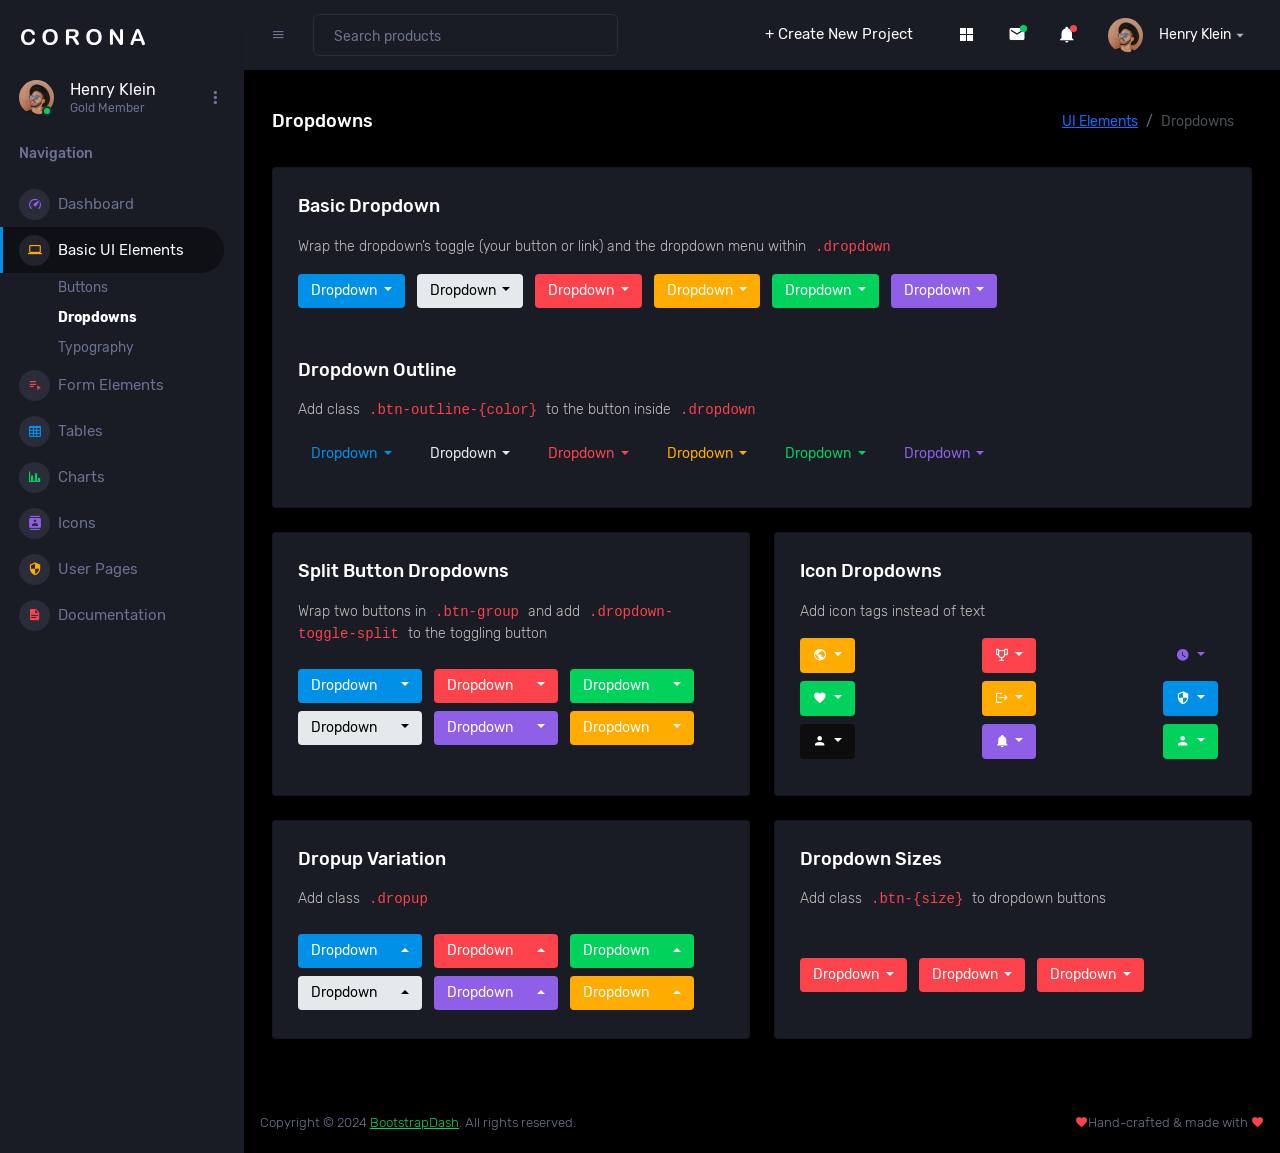
<file: pages/ui-features/dropdowns.html>
<!DOCTYPE html>
<html lang="en">
  <head>
    <!-- Required meta tags -->
    <meta charset="utf-8">
    <meta name="viewport" content="width=device-width, initial-scale=1, shrink-to-fit=no">
    <title>Corona Admin</title>
    <!-- plugins:css -->
    <link rel="stylesheet" href="../../assets/vendors/mdi/css/materialdesignicons.min.css">
    <link rel="stylesheet" href="../../assets/vendors/ti-icons/css/themify-icons.css">
    <link rel="stylesheet" href="../../assets/vendors/css/vendor.bundle.base.css">
    <link rel="stylesheet" href="../../assets/vendors/font-awesome/css/font-awesome.min.css">
    <!-- endinject -->
    <!-- Plugin css for this page -->
    <!-- End Plugin css for this page -->
    <!-- inject:css -->
    <!-- endinject -->
    <!-- Layout styles -->
    <link rel="stylesheet" href="../../assets/css/style.css">
    <!-- End layout styles -->
    <link rel="shortcut icon" href="../../assets/images/favicon.png" />
  </head>
  <body>
    <div class="container-scroller">
      <!-- partial:../../partials/_sidebar.html -->
      <nav class="sidebar sidebar-offcanvas" id="sidebar">
        <div class="sidebar-brand-wrapper d-none d-lg-flex align-items-center justify-content-center fixed-top">
          <a class="sidebar-brand brand-logo" href="../../index.html"><img src="../../assets/images/logo.svg" alt="logo" /></a>
          <a class="sidebar-brand brand-logo-mini" href="../../index.html"><img src="../../assets/images/logo-mini.svg" alt="logo" /></a>
        </div>
        <ul class="nav">
          <li class="nav-item profile">
            <div class="profile-desc">
              <div class="profile-pic">
                <div class="count-indicator">
                  <img class="img-xs rounded-circle " src="../../assets/images/faces/face15.jpg" alt="">
                  <span class="count bg-success"></span>
                </div>
                <div class="profile-name">
                  <h5 class="mb-0 font-weight-normal">Henry Klein</h5>
                  <span>Gold Member</span>
                </div>
              </div>
              <a href="#" id="profile-dropdown" data-bs-toggle="dropdown"><i class="mdi mdi-dots-vertical"></i></a>
              <div class="dropdown-menu dropdown-menu-right sidebar-dropdown preview-list" aria-labelledby="profile-dropdown">
                <a href="#" class="dropdown-item preview-item">
                  <div class="preview-thumbnail">
                    <div class="preview-icon bg-dark rounded-circle">
                      <i class="mdi mdi-cog text-primary"></i>
                    </div>
                  </div>
                  <div class="preview-item-content">
                    <p class="preview-subject ellipsis mb-1 text-small">Account settings</p>
                  </div>
                </a>
                <div class="dropdown-divider"></div>
                <a href="#" class="dropdown-item preview-item">
                  <div class="preview-thumbnail">
                    <div class="preview-icon bg-dark rounded-circle">
                      <i class="mdi mdi-onepassword  text-info"></i>
                    </div>
                  </div>
                  <div class="preview-item-content">
                    <p class="preview-subject ellipsis mb-1 text-small">Change Password</p>
                  </div>
                </a>
                <div class="dropdown-divider"></div>
                <a href="#" class="dropdown-item preview-item">
                  <div class="preview-thumbnail">
                    <div class="preview-icon bg-dark rounded-circle">
                      <i class="mdi mdi-calendar-today text-success"></i>
                    </div>
                  </div>
                  <div class="preview-item-content">
                    <p class="preview-subject ellipsis mb-1 text-small">To-do list</p>
                  </div>
                </a>
              </div>
            </div>
          </li>
          <li class="nav-item nav-category">
            <span class="nav-link">Navigation</span>
          </li>
          <li class="nav-item menu-items">
            <a class="nav-link" href="../../index.html">
              <span class="menu-icon">
                <i class="mdi mdi-speedometer"></i>
              </span>
              <span class="menu-title">Dashboard</span>
            </a>
          </li>
          <li class="nav-item menu-items">
            <a class="nav-link" data-bs-toggle="collapse" href="#ui-basic" aria-expanded="false" aria-controls="ui-basic">
              <span class="menu-icon">
                <i class="mdi mdi-laptop"></i>
              </span>
              <span class="menu-title">Basic UI Elements</span>
              <i class="menu-arrow"></i>
            </a>
            <div class="collapse" id="ui-basic">
              <ul class="nav flex-column sub-menu">
                <li class="nav-item"> <a class="nav-link" href="../../pages/ui-features/buttons.html">Buttons</a></li>
                <li class="nav-item"> <a class="nav-link" href="../../pages/ui-features/dropdowns.html">Dropdowns</a></li>
                <li class="nav-item"> <a class="nav-link" href="../../pages/ui-features/typography.html">Typography</a></li>
              </ul>
            </div>
          </li>
          <li class="nav-item menu-items">
            <a class="nav-link" href="../../pages/forms/basic_elements.html">
              <span class="menu-icon">
                <i class="mdi mdi-playlist-play"></i>
              </span>
              <span class="menu-title">Form Elements</span>
              <i class="menu-arrow"></i>
            </a>
          </li>
          <li class="nav-item menu-items">
            <a class="nav-link" href="../../pages/tables/basic-table.html">
              <span class="menu-icon">
                <i class="mdi mdi-table-large"></i>
              </span>
              <span class="menu-title">Tables</span>
              <i class="menu-arrow"></i>
            </a>
          </li>
          <li class="nav-item menu-items">
            <a class="nav-link" href="../../pages/charts/chartjs.html">
              <span class="menu-icon">
                <i class="mdi mdi-chart-bar"></i>
              </span>
              <span class="menu-title">Charts</span>
              <i class="menu-arrow"></i>
            </a>
          </li>
          <li class="nav-item menu-items">
            <a class="nav-link" href="../../pages/icons/font-awesome.html">
              <span class="menu-icon">
                <i class="mdi mdi-contacts"></i>
              </span>
              <span class="menu-title">Icons</span>
              <i class="menu-arrow"></i>
            </a>
          </li>
          <li class="nav-item menu-items">
            <a class="nav-link" data-bs-toggle="collapse" href="#auth" aria-expanded="false" aria-controls="auth">
              <span class="menu-icon">
                <i class="mdi mdi-security"></i>
              </span>
              <span class="menu-title">User Pages</span>
              <i class="menu-arrow"></i>
            </a>
            <div class="collapse" id="auth">
              <ul class="nav flex-column sub-menu">
                <li class="nav-item"> <a class="nav-link" href="../../pages/samples/login.html"> Login </a></li>
                <li class="nav-item"> <a class="nav-link" href="../../pages/samples/register.html"> Register </a></li>
                <li class="nav-item"> <a class="nav-link" href="../../pages/samples/error-404.html"> 404 </a></li>
                <li class="nav-item"> <a class="nav-link" href="../../pages/samples/error-500.html"> 505 </a></li>
                <li class="nav-item"> <a class="nav-link" href="../../pages/samples/blank-page.html"> Blank Page </a></li>
              </ul>
            </div>
          </li>
          <li class="nav-item menu-items">
            <a class="nav-link" href="../../docs/documentation.html">
              <span class="menu-icon">
                <i class="mdi mdi-file-document"></i>
              </span>
              <span class="menu-title">Documentation</span>
            </a>
          </li>
        </ul>
      </nav>
      <!-- partial -->
      <div class="container-fluid page-body-wrapper">
        <!-- partial:../../partials/_navbar.html -->
        <nav class="navbar p-0 fixed-top d-flex flex-row">
          <div class="navbar-brand-wrapper d-flex d-lg-none align-items-center justify-content-center">
            <a class="navbar-brand brand-logo-mini" href="../../index.html"><img src="../../../assets/images/logo-mini.svg" alt="logo" /></a>
          </div>
          <div class="navbar-menu-wrapper flex-grow d-flex align-items-stretch">
            <button class="navbar-toggler navbar-toggler align-self-center" type="button" data-toggle="minimize">
              <span class="mdi mdi-menu"></span>
            </button>
            <ul class="navbar-nav w-100">
              <li class="nav-item w-100">
                <form class="nav-link mt-2 mt-md-0 d-none d-lg-flex search">
                  <input type="text" class="form-control" placeholder="Search products">
                </form>
              </li>
            </ul>
            <ul class="navbar-nav navbar-nav-right">
              <li class="nav-item dropdown d-none d-lg-block">
                <a class="nav-link btn btn-success create-new-button" id="createbuttonDropdown" data-bs-toggle="dropdown" aria-expanded="false" href="#">+ Create New Project</a>
                <div class="dropdown-menu dropdown-menu-end navbar-dropdown preview-list" aria-labelledby="createbuttonDropdown">
                  <h6 class="p-3 mb-0">Projects</h6>
                  <div class="dropdown-divider"></div>
                  <a class="dropdown-item preview-item">
                    <div class="preview-thumbnail">
                      <div class="preview-icon bg-dark rounded-circle">
                        <i class="mdi mdi-file-outline text-primary"></i>
                      </div>
                    </div>
                    <div class="preview-item-content">
                      <p class="preview-subject ellipsis mb-1">Software Development</p>
                    </div>
                  </a>
                  <div class="dropdown-divider"></div>
                  <a class="dropdown-item preview-item">
                    <div class="preview-thumbnail">
                      <div class="preview-icon bg-dark rounded-circle">
                        <i class="mdi mdi-web text-info"></i>
                      </div>
                    </div>
                    <div class="preview-item-content">
                      <p class="preview-subject ellipsis mb-1">UI Development</p>
                    </div>
                  </a>
                  <div class="dropdown-divider"></div>
                  <a class="dropdown-item preview-item">
                    <div class="preview-thumbnail">
                      <div class="preview-icon bg-dark rounded-circle">
                        <i class="mdi mdi-layers text-danger"></i>
                      </div>
                    </div>
                    <div class="preview-item-content">
                      <p class="preview-subject ellipsis mb-1">Software Testing</p>
                    </div>
                  </a>
                  <div class="dropdown-divider"></div>
                  <p class="p-3 mb-0 text-center">See all projects</p>
                </div>
              </li>
              <li class="nav-item nav-settings d-none d-lg-block">
                <a class="nav-link" href="#">
                  <i class="mdi mdi-view-grid"></i>
                </a>
              </li>
              <li class="nav-item dropdown border-left">
                <a class="nav-link count-indicator dropdown-toggle" id="messageDropdown" href="#" data-bs-toggle="dropdown" aria-expanded="false">
                  <i class="mdi mdi-email"></i>
                  <span class="count bg-success"></span>
                </a>
                <div class="dropdown-menu dropdown-menu-end navbar-dropdown preview-list" aria-labelledby="messageDropdown">
                  <h6 class="p-3 mb-0">Messages</h6>
                  <div class="dropdown-divider"></div>
                  <a class="dropdown-item preview-item">
                    <div class="preview-thumbnail">
                      <img src="../../../assets/images/faces/face4.jpg" alt="image" class="rounded-circle profile-pic">
                    </div>
                    <div class="preview-item-content">
                      <p class="preview-subject ellipsis mb-1">Mark send you a message</p>
                      <p class="text-muted mb-0"> 1 Minutes ago </p>
                    </div>
                  </a>
                  <div class="dropdown-divider"></div>
                  <a class="dropdown-item preview-item">
                    <div class="preview-thumbnail">
                      <img src="../../../assets/images/faces/face2.jpg" alt="image" class="rounded-circle profile-pic">
                    </div>
                    <div class="preview-item-content">
                      <p class="preview-subject ellipsis mb-1">Cregh send you a message</p>
                      <p class="text-muted mb-0"> 15 Minutes ago </p>
                    </div>
                  </a>
                  <div class="dropdown-divider"></div>
                  <a class="dropdown-item preview-item">
                    <div class="preview-thumbnail">
                      <img src="../../../assets/images/faces/face3.jpg" alt="image" class="rounded-circle profile-pic">
                    </div>
                    <div class="preview-item-content">
                      <p class="preview-subject ellipsis mb-1">Profile picture updated</p>
                      <p class="text-muted mb-0"> 18 Minutes ago </p>
                    </div>
                  </a>
                  <div class="dropdown-divider"></div>
                  <p class="p-3 mb-0 text-center">4 new messages</p>
                </div>
              </li>
              <li class="nav-item dropdown border-left">
                <a class="nav-link count-indicator dropdown-toggle" id="notificationDropdown" href="#" data-bs-toggle="dropdown">
                  <i class="mdi mdi-bell"></i>
                  <span class="count bg-danger"></span>
                </a>
                <div class="dropdown-menu dropdown-menu-end navbar-dropdown preview-list" aria-labelledby="notificationDropdown">
                  <h6 class="p-3 mb-0">Notifications</h6>
                  <div class="dropdown-divider"></div>
                  <a class="dropdown-item preview-item">
                    <div class="preview-thumbnail">
                      <div class="preview-icon bg-dark rounded-circle">
                        <i class="mdi mdi-calendar text-success"></i>
                      </div>
                    </div>
                    <div class="preview-item-content">
                      <p class="preview-subject mb-1">Event today</p>
                      <p class="text-muted ellipsis mb-0"> Just a reminder that you have an event today </p>
                    </div>
                  </a>
                  <div class="dropdown-divider"></div>
                  <a class="dropdown-item preview-item">
                    <div class="preview-thumbnail">
                      <div class="preview-icon bg-dark rounded-circle">
                        <i class="mdi mdi-cog text-danger"></i>
                      </div>
                    </div>
                    <div class="preview-item-content">
                      <p class="preview-subject mb-1">Settings</p>
                      <p class="text-muted ellipsis mb-0"> Update dashboard </p>
                    </div>
                  </a>
                  <div class="dropdown-divider"></div>
                  <a class="dropdown-item preview-item">
                    <div class="preview-thumbnail">
                      <div class="preview-icon bg-dark rounded-circle">
                        <i class="mdi mdi-link-variant text-warning"></i>
                      </div>
                    </div>
                    <div class="preview-item-content">
                      <p class="preview-subject mb-1">Launch Admin</p>
                      <p class="text-muted ellipsis mb-0"> New admin wow! </p>
                    </div>
                  </a>
                  <div class="dropdown-divider"></div>
                  <p class="p-3 mb-0 text-center">See all notifications</p>
                </div>
              </li>
              <li class="nav-item dropdown">
                <a class="nav-link" id="profileDropdown" href="#" data-bs-toggle="dropdown">
                  <div class="navbar-profile">
                    <img class="img-xs rounded-circle" src="../../../assets/images/faces/face15.jpg" alt="">
                    <p class="mb-0 d-none d-sm-block navbar-profile-name">Henry Klein</p>
                    <i class="mdi mdi-menu-down d-none d-sm-block"></i>
                  </div>
                </a>
                <div class="dropdown-menu dropdown-menu-end navbar-dropdown preview-list" aria-labelledby="profileDropdown">
                  <h6 class="p-3 mb-0">Profile</h6>
                  <div class="dropdown-divider"></div>
                  <a class="dropdown-item preview-item">
                    <div class="preview-thumbnail">
                      <div class="preview-icon bg-dark rounded-circle">
                        <i class="mdi mdi-cog text-success"></i>
                      </div>
                    </div>
                    <div class="preview-item-content">
                      <p class="preview-subject mb-1">Settings</p>
                    </div>
                  </a>
                  <div class="dropdown-divider"></div>
                  <a class="dropdown-item preview-item">
                    <div class="preview-thumbnail">
                      <div class="preview-icon bg-dark rounded-circle">
                        <i class="mdi mdi-logout text-danger"></i>
                      </div>
                    </div>
                    <div class="preview-item-content">
                      <p class="preview-subject mb-1">Log out</p>
                    </div>
                  </a>
                  <div class="dropdown-divider"></div>
                  <p class="p-3 mb-0 text-center">Advanced settings</p>
                </div>
              </li>
            </ul>
            <button class="navbar-toggler navbar-toggler-right d-lg-none align-self-center" type="button" data-toggle="offcanvas">
              <span class="mdi mdi-format-line-spacing"></span>
            </button>
          </div>
        </nav>
        <!-- partial -->
        <div class="main-panel">
          <div class="content-wrapper">
            <div class="page-header">
              <h3 class="page-title"> Dropdowns </h3>
              <nav aria-label="breadcrumb">
                <ol class="breadcrumb">
                  <li class="breadcrumb-item"><a href="#">UI Elements</a></li>
                  <li class="breadcrumb-item active" aria-current="page">Dropdowns</li>
                </ol>
              </nav>
            </div>
            <div class="row">
              <div class="col-lg-12 grid-margin">
                <div class="card">
                  <div class="card-body">
                    <h4 class="card-title">Basic dropdown</h4>
                    <p class="card-description"> Wrap the dropdown’s toggle (your button or link) and the dropdown menu within <code>.dropdown</code>
                    </p>
                    <div class="template-demo">
                      <div class="dropdown">
                        <button class="btn btn-primary dropdown-toggle" type="button" id="dropdownMenuButton1" data-bs-toggle="dropdown" aria-haspopup="true" aria-expanded="false"> Dropdown </button>
                        <div class="dropdown-menu" aria-labelledby="dropdownMenuButton1">
                          <h6 class="dropdown-header">Settings</h6>
                          <a class="dropdown-item" href="#">Action</a>
                          <a class="dropdown-item" href="#">Another action</a>
                          <a class="dropdown-item" href="#">Something else here</a>
                          <div class="dropdown-divider"></div>
                          <a class="dropdown-item" href="#">Separated link</a>
                        </div>
                      </div>
                      <div class="dropdown">
                        <button class="btn btn-secondary dropdown-toggle" type="button" id="dropdownMenuButton2" data-bs-toggle="dropdown" aria-haspopup="true" aria-expanded="false"> Dropdown </button>
                        <div class="dropdown-menu" aria-labelledby="dropdownMenuButton2">
                          <h6 class="dropdown-header">Settings</h6>
                          <a class="dropdown-item" href="#">Action</a>
                          <a class="dropdown-item" href="#">Another action</a>
                          <a class="dropdown-item" href="#">Something else here</a>
                          <div class="dropdown-divider"></div>
                          <a class="dropdown-item" href="#">Separated link</a>
                        </div>
                      </div>
                      <div class="dropdown">
                        <button class="btn btn-danger dropdown-toggle" type="button" id="dropdownMenuButton3" data-bs-toggle="dropdown" aria-haspopup="true" aria-expanded="false"> Dropdown </button>
                        <div class="dropdown-menu" aria-labelledby="dropdownMenuButton3">
                          <h6 class="dropdown-header">Settings</h6>
                          <a class="dropdown-item" href="#">Action</a>
                          <a class="dropdown-item" href="#">Another action</a>
                          <a class="dropdown-item" href="#">Something else here</a>
                          <div class="dropdown-divider"></div>
                          <a class="dropdown-item" href="#">Separated link</a>
                        </div>
                      </div>
                      <div class="dropdown">
                        <button class="btn btn-warning dropdown-toggle" type="button" id="dropdownMenuButton4" data-bs-toggle="dropdown" aria-haspopup="true" aria-expanded="false"> Dropdown </button>
                        <div class="dropdown-menu" aria-labelledby="dropdownMenuButton4">
                          <h6 class="dropdown-header">Settings</h6>
                          <a class="dropdown-item" href="#">Action</a>
                          <a class="dropdown-item" href="#">Another action</a>
                          <a class="dropdown-item" href="#">Something else here</a>
                          <div class="dropdown-divider"></div>
                          <a class="dropdown-item" href="#">Separated link</a>
                        </div>
                      </div>
                      <div class="dropdown">
                        <button class="btn btn-success dropdown-toggle" type="button" id="dropdownMenuButton5" data-bs-toggle="dropdown" aria-haspopup="true" aria-expanded="false"> Dropdown </button>
                        <div class="dropdown-menu" aria-labelledby="dropdownMenuButton5">
                          <h6 class="dropdown-header">Settings</h6>
                          <a class="dropdown-item" href="#">Action</a>
                          <a class="dropdown-item" href="#">Another action</a>
                          <a class="dropdown-item" href="#">Something else here</a>
                          <div class="dropdown-divider"></div>
                          <a class="dropdown-item" href="#">Separated link</a>
                        </div>
                      </div>
                      <div class="dropdown">
                        <button class="btn btn-info dropdown-toggle" type="button" id="dropdownMenuButton6" data-bs-toggle="dropdown" aria-haspopup="true" aria-expanded="false"> Dropdown </button>
                        <div class="dropdown-menu" aria-labelledby="dropdownMenuButton6">
                          <h6 class="dropdown-header">Settings</h6>
                          <a class="dropdown-item" href="#">Action</a>
                          <a class="dropdown-item" href="#">Another action</a>
                          <a class="dropdown-item" href="#">Something else here</a>
                          <div class="dropdown-divider"></div>
                          <a class="dropdown-item" href="#">Separated link</a>
                        </div>
                      </div>
                    </div>
                  </div>
                  <div class="card-body">
                    <h4 class="card-title">Dropdown outline</h4>
                    <p class="card-description"> Add class <code>.btn-outline-{color}</code> to the button inside <code>.dropdown</code>
                    </p>
                    <div class="template-demo">
                      <div class="dropdown">
                        <button class="btn btn-outline-primary dropdown-toggle" type="button" id="dropdownMenuOutlineButton1" data-bs-toggle="dropdown" aria-haspopup="true" aria-expanded="false"> Dropdown </button>
                        <div class="dropdown-menu" aria-labelledby="dropdownMenuOutlineButton1">
                          <h6 class="dropdown-header">Settings</h6>
                          <a class="dropdown-item" href="#">Action</a>
                          <a class="dropdown-item" href="#">Another action</a>
                          <a class="dropdown-item" href="#">Something else here</a>
                          <div class="dropdown-divider"></div>
                          <a class="dropdown-item" href="#">Separated link</a>
                        </div>
                      </div>
                      <div class="dropdown">
                        <button class="btn btn-outline-secondary dropdown-toggle" type="button" id="dropdownMenuOutlineButton2" data-bs-toggle="dropdown" aria-haspopup="true" aria-expanded="false"> Dropdown </button>
                        <div class="dropdown-menu" aria-labelledby="dropdownMenuOutlineButton2">
                          <h6 class="dropdown-header">Settings</h6>
                          <a class="dropdown-item" href="#">Action</a>
                          <a class="dropdown-item" href="#">Another action</a>
                          <a class="dropdown-item" href="#">Something else here</a>
                          <div class="dropdown-divider"></div>
                          <a class="dropdown-item" href="#">Separated link</a>
                        </div>
                      </div>
                      <div class="dropdown">
                        <button class="btn btn-outline-danger dropdown-toggle" type="button" id="dropdownMenuOutlineButton3" data-bs-toggle="dropdown" aria-haspopup="true" aria-expanded="false"> Dropdown </button>
                        <div class="dropdown-menu" aria-labelledby="dropdownMenuOutlineButton3">
                          <h6 class="dropdown-header">Settings</h6>
                          <a class="dropdown-item" href="#">Action</a>
                          <a class="dropdown-item" href="#">Another action</a>
                          <a class="dropdown-item" href="#">Something else here</a>
                          <div class="dropdown-divider"></div>
                          <a class="dropdown-item" href="#">Separated link</a>
                        </div>
                      </div>
                      <div class="dropdown">
                        <button class="btn btn-outline-warning dropdown-toggle" type="button" id="dropdownMenuOutlineButton4" data-bs-toggle="dropdown" aria-haspopup="true" aria-expanded="false"> Dropdown </button>
                        <div class="dropdown-menu" aria-labelledby="dropdownMenuOutlineButton4">
                          <h6 class="dropdown-header">Settings</h6>
                          <a class="dropdown-item" href="#">Action</a>
                          <a class="dropdown-item" href="#">Another action</a>
                          <a class="dropdown-item" href="#">Something else here</a>
                          <div class="dropdown-divider"></div>
                          <a class="dropdown-item" href="#">Separated link</a>
                        </div>
                      </div>
                      <div class="dropdown">
                        <button class="btn btn-outline-success dropdown-toggle" type="button" id="dropdownMenuOutlineButton5" data-bs-toggle="dropdown" aria-haspopup="true" aria-expanded="false"> Dropdown </button>
                        <div class="dropdown-menu" aria-labelledby="dropdownMenuOutlineButton5">
                          <h6 class="dropdown-header">Settings</h6>
                          <a class="dropdown-item" href="#">Action</a>
                          <a class="dropdown-item" href="#">Another action</a>
                          <a class="dropdown-item" href="#">Something else here</a>
                          <div class="dropdown-divider"></div>
                          <a class="dropdown-item" href="#">Separated link</a>
                        </div>
                      </div>
                      <div class="dropdown">
                        <button class="btn btn-outline-info dropdown-toggle" type="button" id="dropdownMenuOutlineButton6" data-bs-toggle="dropdown" aria-haspopup="true" aria-expanded="false"> Dropdown </button>
                        <div class="dropdown-menu" aria-labelledby="dropdownMenuOutlineButton6">
                          <h6 class="dropdown-header">Settings</h6>
                          <a class="dropdown-item" href="#">Action</a>
                          <a class="dropdown-item" href="#">Another action</a>
                          <a class="dropdown-item" href="#">Something else here</a>
                          <div class="dropdown-divider"></div>
                          <a class="dropdown-item" href="#">Separated link</a>
                        </div>
                      </div>
                    </div>
                  </div>
                </div>
              </div>
              <div class="col-md-6 grid-margin stretch-card">
                <div class="card">
                  <div class="card-body">
                    <h4 class="card-title">Split button dropdowns</h4>
                    <p class="card-description"> Wrap two buttons in <code>.btn-group</code> and add <code>.dropdown-toggle-split</code> to the toggling button </p>
                    <div class="template-demo">
                      <div class="btn-group">
                        <button type="button" class="btn btn-primary">Dropdown</button>
                        <button type="button" class="btn btn-primary dropdown-toggle dropdown-toggle-split" id="dropdownMenuSplitButton1" data-bs-toggle="dropdown" aria-haspopup="true" aria-expanded="false">
                        </button>
                        <div class="dropdown-menu" aria-labelledby="dropdownMenuSplitButton1">
                          <h6 class="dropdown-header">Settings</h6>
                          <a class="dropdown-item" href="#">Action</a>
                          <a class="dropdown-item" href="#">Another action</a>
                          <a class="dropdown-item" href="#">Something else here</a>
                          <div class="dropdown-divider"></div>
                          <a class="dropdown-item" href="#">Separated link</a>
                        </div>
                      </div>
                      <div class="btn-group">
                        <button type="button" class="btn btn-danger">Dropdown</button>
                        <button type="button" class="btn btn-danger dropdown-toggle dropdown-toggle-split" id="dropdownMenuSplitButton2" data-bs-toggle="dropdown" aria-haspopup="true" aria-expanded="false">
                        </button>
                        <div class="dropdown-menu" aria-labelledby="dropdownMenuSplitButton2">
                          <h6 class="dropdown-header">Settings</h6>
                          <a class="dropdown-item" href="#">Action</a>
                          <a class="dropdown-item" href="#">Another action</a>
                          <a class="dropdown-item" href="#">Something else here</a>
                          <div class="dropdown-divider"></div>
                          <a class="dropdown-item" href="#">Separated link</a>
                        </div>
                      </div>
                      <div class="btn-group">
                        <button type="button" class="btn btn-success">Dropdown</button>
                        <button type="button" class="btn btn-success dropdown-toggle dropdown-toggle-split" id="dropdownMenuSplitButton3" data-bs-toggle="dropdown" aria-haspopup="true" aria-expanded="false">
                        </button>
                        <div class="dropdown-menu" aria-labelledby="dropdownMenuSplitButton3">
                          <h6 class="dropdown-header">Settings</h6>
                          <a class="dropdown-item" href="#">Action</a>
                          <a class="dropdown-item" href="#">Another action</a>
                          <a class="dropdown-item" href="#">Something else here</a>
                          <div class="dropdown-divider"></div>
                          <a class="dropdown-item" href="#">Separated link</a>
                        </div>
                      </div>
                      <div class="btn-group">
                        <button type="button" class="btn btn-secondary">Dropdown</button>
                        <button type="button" class="btn btn-secondary dropdown-toggle dropdown-toggle-split" id="dropdownMenuSplitButton4" data-bs-toggle="dropdown" aria-haspopup="true" aria-expanded="false">
                        </button>
                        <div class="dropdown-menu" aria-labelledby="dropdownMenuSplitButton4">
                          <h6 class="dropdown-header">Settings</h6>
                          <a class="dropdown-item" href="#">Action</a>
                          <a class="dropdown-item" href="#">Another action</a>
                          <a class="dropdown-item" href="#">Something else here</a>
                          <div class="dropdown-divider"></div>
                          <a class="dropdown-item" href="#">Separated link</a>
                        </div>
                      </div>
                      <div class="btn-group">
                        <button type="button" class="btn btn-info">Dropdown</button>
                        <button type="button" class="btn btn-info dropdown-toggle dropdown-toggle-split" id="dropdownMenuSplitButton5" data-bs-toggle="dropdown" aria-haspopup="true" aria-expanded="false">
                        </button>
                        <div class="dropdown-menu" aria-labelledby="dropdownMenuSplitButton5">
                          <h6 class="dropdown-header">Settings</h6>
                          <a class="dropdown-item" href="#">Action</a>
                          <a class="dropdown-item" href="#">Another action</a>
                          <a class="dropdown-item" href="#">Something else here</a>
                          <div class="dropdown-divider"></div>
                          <a class="dropdown-item" href="#">Separated link</a>
                        </div>
                      </div>
                      <div class="btn-group">
                        <button type="button" class="btn btn-warning">Dropdown</button>
                        <button type="button" class="btn btn-warning dropdown-toggle dropdown-toggle-split" id="dropdownMenuSplitButton6" data-bs-toggle="dropdown" aria-haspopup="true" aria-expanded="false">
                        </button>
                        <div class="dropdown-menu" aria-labelledby="dropdownMenuSplitButton6">
                          <h6 class="dropdown-header">Settings</h6>
                          <a class="dropdown-item" href="#">Action</a>
                          <a class="dropdown-item" href="#">Another action</a>
                          <a class="dropdown-item" href="#">Something else here</a>
                          <div class="dropdown-divider"></div>
                          <a class="dropdown-item" href="#">Separated link</a>
                        </div>
                      </div>
                    </div>
                  </div>
                </div>
              </div>
              <div class="col-md-6 grid-margin stretch-card">
                <div class="card">
                  <div class="card-body">
                    <h4 class="card-title">Icon dropdowns</h4>
                    <p class="card-description"> Add icon tags instead of text </p>
                    <div class="row">
                      <div class="col-12">
                        <div class="template-demo d-flex justify-content-between">
                          <div class="dropdown">
                            <button class="btn btn-warning dropdown-toggle" type="button" id="dropdownMenuIconButton1" data-bs-toggle="dropdown" aria-haspopup="true" aria-expanded="false">
                              <i class="mdi mdi-earth"></i>
                            </button>
                            <div class="dropdown-menu" aria-labelledby="dropdownMenuIconButton1">
                              <h6 class="dropdown-header">Settings</h6>
                              <a class="dropdown-item" href="#">Action</a>
                              <a class="dropdown-item" href="#">Another action</a>
                              <a class="dropdown-item" href="#">Something else here</a>
                              <div class="dropdown-divider"></div>
                              <a class="dropdown-item" href="#">Separated link</a>
                            </div>
                          </div>
                          <div class="dropdown">
                            <button class="btn btn-danger dropdown-toggle" type="button" id="dropdownMenuIconButton2" data-bs-toggle="dropdown" aria-haspopup="true" aria-expanded="false">
                              <i class="mdi mdi-trophy-outline"></i>
                            </button>
                            <div class="dropdown-menu" aria-labelledby="dropdownMenuIconButton2">
                              <h6 class="dropdown-header">Settings</h6>
                              <a class="dropdown-item" href="#">Action</a>
                              <a class="dropdown-item" href="#">Another action</a>
                              <a class="dropdown-item" href="#">Something else here</a>
                              <div class="dropdown-divider"></div>
                              <a class="dropdown-item" href="#">Separated link</a>
                            </div>
                          </div>
                          <div class="dropdown">
                            <button type="button" class="btn btn-outline-info dropdown-toggle" id="dropdownMenuIconButton3" data-bs-toggle="dropdown" aria-haspopup="true" aria-expanded="false">
                              <i class="mdi mdi-clock"></i>
                            </button>
                            <div class="dropdown-menu" aria-labelledby="dropdownMenuIconButton3">
                              <h6 class="dropdown-header">Settings</h6>
                              <a class="dropdown-item" href="#">Action</a>
                              <a class="dropdown-item" href="#">Another action</a>
                              <a class="dropdown-item" href="#">Something else here</a>
                              <div class="dropdown-divider"></div>
                              <a class="dropdown-item" href="#">Separated link</a>
                            </div>
                          </div>
                        </div>
                      </div>
                    </div>
                    <div class="row">
                      <div class="col-12">
                        <div class="template-demo d-flex justify-content-between">
                          <div class="dropdown">
                            <button type="button" class="btn btn-success dropdown-toggle" id="dropdownMenuIconButton4" data-bs-toggle="dropdown" aria-haspopup="true" aria-expanded="false">
                              <i class="mdi mdi-heart"></i>
                            </button>
                            <div class="dropdown-menu" aria-labelledby="dropdownMenuIconButton4">
                              <h6 class="dropdown-header">Settings</h6>
                              <a class="dropdown-item" href="#">Action</a>
                              <a class="dropdown-item" href="#">Another action</a>
                              <a class="dropdown-item" href="#">Something else here</a>
                              <div class="dropdown-divider"></div>
                              <a class="dropdown-item" href="#">Separated link</a>
                            </div>
                          </div>
                          <div class="dropdown">
                            <button type="button" class="btn btn-warning dropdown-toggle" id="dropdownMenuIconButton5" data-bs-toggle="dropdown" aria-haspopup="true" aria-expanded="false">
                              <i class="mdi mdi-logout"></i>
                            </button>
                            <div class="dropdown-menu" aria-labelledby="dropdownMenuIconButton5">
                              <h6 class="dropdown-header">Settings</h6>
                              <a class="dropdown-item" href="#">Action</a>
                              <a class="dropdown-item" href="#">Another action</a>
                              <a class="dropdown-item" href="#">Something else here</a>
                              <div class="dropdown-divider"></div>
                              <a class="dropdown-item" href="#">Separated link</a>
                            </div>
                          </div>
                          <div class="dropdown">
                            <button class="btn btn-primary dropdown-toggle" type="button" id="dropdownMenuIconButton6" data-bs-toggle="dropdown" aria-haspopup="true" aria-expanded="false">
                              <i class="mdi mdi-security"></i>
                            </button>
                            <div class="dropdown-menu" aria-labelledby="dropdownMenuIconButton6">
                              <h6 class="dropdown-header">Settings</h6>
                              <a class="dropdown-item" href="#">Action</a>
                              <a class="dropdown-item" href="#">Another action</a>
                              <a class="dropdown-item" href="#">Something else here</a>
                              <div class="dropdown-divider"></div>
                              <a class="dropdown-item" href="#">Separated link</a>
                            </div>
                          </div>
                        </div>
                      </div>
                    </div>
                    <div class="row">
                      <div class="col-12">
                        <div class="template-demo d-flex justify-content-between">
                          <div class="dropdown">
                            <button type="button" class="btn btn-dark dropdown-toggle" id="dropdownMenuIconButton7" data-bs-toggle="dropdown" aria-haspopup="true" aria-expanded="false">
                              <i class="mdi mdi-account"></i>
                            </button>
                            <div class="dropdown-menu" aria-labelledby="dropdownMenuIconButton7">
                              <h6 class="dropdown-header">Settings</h6>
                              <a class="dropdown-item" href="#">Action</a>
                              <a class="dropdown-item" href="#">Another action</a>
                              <a class="dropdown-item" href="#">Something else here</a>
                              <div class="dropdown-divider"></div>
                              <a class="dropdown-item" href="#">Separated link</a>
                            </div>
                          </div>
                          <div class="dropdown">
                            <button type="button" class="btn btn-info dropdown-toggle" id="dropdownMenuIconButton8" data-bs-toggle="dropdown" aria-haspopup="true" aria-expanded="false">
                              <i class="mdi mdi-bell"></i>
                            </button>
                            <div class="dropdown-menu" aria-labelledby="dropdownMenuIconButton8">
                              <h6 class="dropdown-header">Settings</h6>
                              <a class="dropdown-item" href="#">Action</a>
                              <a class="dropdown-item" href="#">Another action</a>
                              <a class="dropdown-item" href="#">Something else here</a>
                              <div class="dropdown-divider"></div>
                              <a class="dropdown-item" href="#">Separated link</a>
                            </div>
                          </div>
                          <div class="dropdown">
                            <button type="button" class="btn btn-success dropdown-toggle" id="dropdownMenuIconButton7" data-bs-toggle="dropdown" aria-haspopup="true" aria-expanded="false">
                              <i class="mdi mdi-account"></i>
                            </button>
                            <div class="dropdown-menu" aria-labelledby="dropdownMenuIconButton9">
                              <h6 class="dropdown-header">Settings</h6>
                              <a class="dropdown-item" href="#">Action</a>
                              <a class="dropdown-item" href="#">Another action</a>
                              <a class="dropdown-item" href="#">Something else here</a>
                              <div class="dropdown-divider"></div>
                              <a class="dropdown-item" href="#">Separated link</a>
                            </div>
                          </div>
                        </div>
                      </div>
                    </div>
                  </div>
                </div>
              </div>
              <div class="col-lg-6 grid-margin stretch-card">
                <div class="card">
                  <div class="card-body">
                    <h4 class="card-title">Dropup variation</h4>
                    <p class="card-description"> Add class <code>.dropup</code>
                    </p>
                    <div class="template-demo">
                      <div class="btn-group dropup">
                        <button type="button" class="btn btn-primary">Dropdown</button>
                        <button type="button" class="btn btn-primary dropdown-toggle dropdown-toggle-split" id="dropupMenuSplitButton1" data-bs-toggle="dropdown" aria-haspopup="true" aria-expanded="false">
                        </button>
                        <div class="dropdown-menu" aria-labelledby="dropupMenuSplitButton1">
                          <h6 class="dropdown-header">Settings</h6>
                          <a class="dropdown-item" href="#">Action</a>
                          <a class="dropdown-item" href="#">Another action</a>
                          <a class="dropdown-item" href="#">Something else here</a>
                          <div class="dropdown-divider"></div>
                          <a class="dropdown-item" href="#">Separated link</a>
                        </div>
                      </div>
                      <div class="btn-group dropup">
                        <button type="button" class="btn btn-danger">Dropdown</button>
                        <button type="button" class="btn btn-danger dropdown-toggle dropdown-toggle-split" id="dropupMenuSplitButton2" data-bs-toggle="dropdown" aria-haspopup="true" aria-expanded="false">
                        </button>
                        <div class="dropdown-menu" aria-labelledby="dropupMenuSplitButton2">
                          <h6 class="dropdown-header">Settings</h6>
                          <a class="dropdown-item" href="#">Action</a>
                          <a class="dropdown-item" href="#">Another action</a>
                          <a class="dropdown-item" href="#">Something else here</a>
                          <div class="dropdown-divider"></div>
                          <a class="dropdown-item" href="#">Separated link</a>
                        </div>
                      </div>
                      <div class="btn-group dropup">
                        <button type="button" class="btn btn-success">Dropdown</button>
                        <button type="button" class="btn btn-success dropdown-toggle dropdown-toggle-split" id="dropupMenuSplitButton3" data-bs-toggle="dropdown" aria-haspopup="true" aria-expanded="false">
                        </button>
                        <div class="dropdown-menu" aria-labelledby="dropupMenuSplitButton3">
                          <h6 class="dropdown-header">Settings</h6>
                          <a class="dropdown-item" href="#">Action</a>
                          <a class="dropdown-item" href="#">Another action</a>
                          <a class="dropdown-item" href="#">Something else here</a>
                          <div class="dropdown-divider"></div>
                          <a class="dropdown-item" href="#">Separated link</a>
                        </div>
                      </div>
                      <div class="btn-group dropup">
                        <button type="button" class="btn btn-secondary">Dropdown</button>
                        <button type="button" class="btn btn-secondary dropdown-toggle dropdown-toggle-split" id="dropupMenuSplitButton4" data-bs-toggle="dropdown" aria-haspopup="true" aria-expanded="false">
                        </button>
                        <div class="dropdown-menu" aria-labelledby="dropupMenuSplitButton4">
                          <h6 class="dropdown-header">Settings</h6>
                          <a class="dropdown-item" href="#">Action</a>
                          <a class="dropdown-item" href="#">Another action</a>
                          <a class="dropdown-item" href="#">Something else here</a>
                          <div class="dropdown-divider"></div>
                          <a class="dropdown-item" href="#">Separated link</a>
                        </div>
                      </div>
                      <div class="btn-group dropup">
                        <button type="button" class="btn btn-info">Dropdown</button>
                        <button type="button" class="btn btn-info dropdown-toggle dropdown-toggle-split" id="dropupMenuSplitButton5" data-bs-toggle="dropdown" aria-haspopup="true" aria-expanded="false">
                        </button>
                        <div class="dropdown-menu" aria-labelledby="dropupMenuSplitButton5">
                          <h6 class="dropdown-header">Settings</h6>
                          <a class="dropdown-item" href="#">Action</a>
                          <a class="dropdown-item" href="#">Another action</a>
                          <a class="dropdown-item" href="#">Something else here</a>
                          <div class="dropdown-divider"></div>
                          <a class="dropdown-item" href="#">Separated link</a>
                        </div>
                      </div>
                      <div class="btn-group dropup">
                        <button type="button" class="btn btn-warning">Dropdown</button>
                        <button type="button" class="btn btn-warning dropdown-toggle dropdown-toggle-split" id="dropupMenuSplitButton6" data-bs-toggle="dropdown" aria-haspopup="true" aria-expanded="false">
                        </button>
                        <div class="dropdown-menu" aria-labelledby="dropupMenuSplitButton6">
                          <h6 class="dropdown-header">Settings</h6>
                          <a class="dropdown-item" href="#">Action</a>
                          <a class="dropdown-item" href="#">Another action</a>
                          <a class="dropdown-item" href="#">Something else here</a>
                          <div class="dropdown-divider"></div>
                          <a class="dropdown-item" href="#">Separated link</a>
                        </div>
                      </div>
                    </div>
                  </div>
                </div>
              </div>
              <div class="col-lg-6 grid-margin stretch-card">
                <div class="card">
                  <div class="card-body">
                    <h4 class="card-title">Dropdown sizes</h4>
                    <p class="card-description"> Add class <code>.btn-{size}</code> to dropdown buttons </p>
                    <div class="template-demo mt-5">
                      <div class="dropdown">
                        <button class="btn btn-danger btn-lg dropdown-toggle" type="button" id="dropdownMenuSizeButton1" data-bs-toggle="dropdown" aria-haspopup="true" aria-expanded="false"> Dropdown </button>
                        <div class="dropdown-menu" aria-labelledby="dropdownMenuSizeButton1">
                          <h6 class="dropdown-header">Settings</h6>
                          <a class="dropdown-item" href="#">Action</a>
                          <a class="dropdown-item" href="#">Another action</a>
                          <a class="dropdown-item" href="#">Something else here</a>
                          <div class="dropdown-divider"></div>
                          <a class="dropdown-item" href="#">Separated link</a>
                        </div>
                      </div>
                      <div class="dropdown">
                        <button class="btn btn-danger dropdown-toggle" type="button" id="dropdownMenuSizeButton2" data-bs-toggle="dropdown" aria-haspopup="true" aria-expanded="false"> Dropdown </button>
                        <div class="dropdown-menu" aria-labelledby="dropdownMenuSizeButton2">
                          <h6 class="dropdown-header">Settings</h6>
                          <a class="dropdown-item" href="#">Action</a>
                          <a class="dropdown-item" href="#">Another action</a>
                          <a class="dropdown-item" href="#">Something else here</a>
                          <div class="dropdown-divider"></div>
                          <a class="dropdown-item" href="#">Separated link</a>
                        </div>
                      </div>
                      <div class="dropdown">
                        <button class="btn btn-danger btn-sm dropdown-toggle" type="button" id="dropdownMenuSizeButton3" data-bs-toggle="dropdown" aria-haspopup="true" aria-expanded="false"> Dropdown </button>
                        <div class="dropdown-menu" aria-labelledby="dropdownMenuSizeButton3">
                          <h6 class="dropdown-header">Settings</h6>
                          <a class="dropdown-item" href="#">Action</a>
                          <a class="dropdown-item" href="#">Another action</a>
                          <a class="dropdown-item" href="#">Something else here</a>
                          <div class="dropdown-divider"></div>
                          <a class="dropdown-item" href="#">Separated link</a>
                        </div>
                      </div>
                    </div>
                  </div>
                </div>
              </div>
            </div>
          </div>
          <!-- content-wrapper ends -->
          <!-- partial:../../partials/_footer.html -->
          <footer class="footer">
            <div class="d-sm-flex justify-content-center justify-content-sm-between">
              <span class="text-muted text-center text-sm-left d-block d-sm-inline-block">Copyright © 2024 <a href="https://www.bootstrapdash.com/" target="_blank">BootstrapDash</a>. All rights reserved.</span>
              <span class="text-muted float-none float-sm-end d-block mt-1 mt-sm-0 text-center"> <span class="text-muted float-none float-sm-end d-block mt-1 mt-sm-0 text-center">Hand-crafted & made with <i class="mdi mdi-heart text-danger"></i></span> <i class="mdi mdi-heart text-danger"></i></span>
            </div>
          </footer>
          <!-- partial -->
        </div>
        <!-- main-panel ends -->
      </div>
      <!-- page-body-wrapper ends -->
    </div>
    <!-- container-scroller -->
    <!-- plugins:js -->
    <script src="../../assets/vendors/js/vendor.bundle.base.js"></script>
    <!-- endinject -->
    <!-- Plugin js for this page -->
    <!-- End plugin js for this page -->
    <!-- inject:js -->
    <script src="../../assets/js/off-canvas.js"></script>
    <script src="../../assets/js/misc.js"></script>
    <script src="../../assets/js/settings.js"></script>
    <script src="../../assets/js/todolist.js"></script>
    <!-- endinject -->
  </body>
</html>
</file>
<file: assets/vendors/ti-icons/css/themify-icons.css>
@font-face {
	font-family: 'themify';
	src:url('../fonts/themify.eot');
	src:url('../fonts/themify.eot?#iefix') format('embedded-opentype'),
		url('../fonts/themify.woff') format('woff'),
		url('../fonts/themify.ttf') format('truetype'),
		url('../fonts/themify.svg') format('svg');
	font-weight: normal;
	font-style: normal;
}

[class^="ti-"], [class*=" ti-"] {
	font-family: 'themify';
	speak: none;
	font-style: normal;
	font-weight: normal;
	font-variant: normal;
	text-transform: none;
	line-height: 1;

	/* Better Font Rendering =========== */
	-webkit-font-smoothing: antialiased;
	-moz-osx-font-smoothing: grayscale;
}

.ti-wand:before {
	content: "\e600";
}
.ti-volume:before {
	content: "\e601";
}
.ti-user:before {
	content: "\e602";
}
.ti-unlock:before {
	content: "\e603";
}
.ti-unlink:before {
	content: "\e604";
}
.ti-trash:before {
	content: "\e605";
}
.ti-thought:before {
	content: "\e606";
}
.ti-target:before {
	content: "\e607";
}
.ti-tag:before {
	content: "\e608";
}
.ti-tablet:before {
	content: "\e609";
}
.ti-star:before {
	content: "\e60a";
}
.ti-spray:before {
	content: "\e60b";
}
.ti-signal:before {
	content: "\e60c";
}
.ti-shopping-cart:before {
	content: "\e60d";
}
.ti-shopping-cart-full:before {
	content: "\e60e";
}
.ti-settings:before {
	content: "\e60f";
}
.ti-search:before {
	content: "\e610";
}
.ti-zoom-in:before {
	content: "\e611";
}
.ti-zoom-out:before {
	content: "\e612";
}
.ti-cut:before {
	content: "\e613";
}
.ti-ruler:before {
	content: "\e614";
}
.ti-ruler-pencil:before {
	content: "\e615";
}
.ti-ruler-alt:before {
	content: "\e616";
}
.ti-bookmark:before {
	content: "\e617";
}
.ti-bookmark-alt:before {
	content: "\e618";
}
.ti-reload:before {
	content: "\e619";
}
.ti-plus:before {
	content: "\e61a";
}
.ti-pin:before {
	content: "\e61b";
}
.ti-pencil:before {
	content: "\e61c";
}
.ti-pencil-alt:before {
	content: "\e61d";
}
.ti-paint-roller:before {
	content: "\e61e";
}
.ti-paint-bucket:before {
	content: "\e61f";
}
.ti-na:before {
	content: "\e620";
}
.ti-mobile:before {
	content: "\e621";
}
.ti-minus:before {
	content: "\e622";
}
.ti-medall:before {
	content: "\e623";
}
.ti-medall-alt:before {
	content: "\e624";
}
.ti-marker:before {
	content: "\e625";
}
.ti-marker-alt:before {
	content: "\e626";
}
.ti-arrow-up:before {
	content: "\e627";
}
.ti-arrow-right:before {
	content: "\e628";
}
.ti-arrow-left:before {
	content: "\e629";
}
.ti-arrow-down:before {
	content: "\e62a";
}
.ti-lock:before {
	content: "\e62b";
}
.ti-location-arrow:before {
	content: "\e62c";
}
.ti-link:before {
	content: "\e62d";
}
.ti-layout:before {
	content: "\e62e";
}
.ti-layers:before {
	content: "\e62f";
}
.ti-layers-alt:before {
	content: "\e630";
}
.ti-key:before {
	content: "\e631";
}
.ti-import:before {
	content: "\e632";
}
.ti-image:before {
	content: "\e633";
}
.ti-heart:before {
	content: "\e634";
}
.ti-heart-broken:before {
	content: "\e635";
}
.ti-hand-stop:before {
	content: "\e636";
}
.ti-hand-open:before {
	content: "\e637";
}
.ti-hand-drag:before {
	content: "\e638";
}
.ti-folder:before {
	content: "\e639";
}
.ti-flag:before {
	content: "\e63a";
}
.ti-flag-alt:before {
	content: "\e63b";
}
.ti-flag-alt-2:before {
	content: "\e63c";
}
.ti-eye:before {
	content: "\e63d";
}
.ti-export:before {
	content: "\e63e";
}
.ti-exchange-vertical:before {
	content: "\e63f";
}
.ti-desktop:before {
	content: "\e640";
}
.ti-cup:before {
	content: "\e641";
}
.ti-crown:before {
	content: "\e642";
}
.ti-comments:before {
	content: "\e643";
}
.ti-comment:before {
	content: "\e644";
}
.ti-comment-alt:before {
	content: "\e645";
}
.ti-close:before {
	content: "\e646";
}
.ti-clip:before {
	content: "\e647";
}
.ti-angle-up:before {
	content: "\e648";
}
.ti-angle-right:before {
	content: "\e649";
}
.ti-angle-left:before {
	content: "\e64a";
}
.ti-angle-down:before {
	content: "\e64b";
}
.ti-check:before {
	content: "\e64c";
}
.ti-check-box:before {
	content: "\e64d";
}
.ti-camera:before {
	content: "\e64e";
}
.ti-announcement:before {
	content: "\e64f";
}
.ti-brush:before {
	content: "\e650";
}
.ti-briefcase:before {
	content: "\e651";
}
.ti-bolt:before {
	content: "\e652";
}
.ti-bolt-alt:before {
	content: "\e653";
}
.ti-blackboard:before {
	content: "\e654";
}
.ti-bag:before {
	content: "\e655";
}
.ti-move:before {
	content: "\e656";
}
.ti-arrows-vertical:before {
	content: "\e657";
}
.ti-arrows-horizontal:before {
	content: "\e658";
}
.ti-fullscreen:before {
	content: "\e659";
}
.ti-arrow-top-right:before {
	content: "\e65a";
}
.ti-arrow-top-left:before {
	content: "\e65b";
}
.ti-arrow-circle-up:before {
	content: "\e65c";
}
.ti-arrow-circle-right:before {
	content: "\e65d";
}
.ti-arrow-circle-left:before {
	content: "\e65e";
}
.ti-arrow-circle-down:before {
	content: "\e65f";
}
.ti-angle-double-up:before {
	content: "\e660";
}
.ti-angle-double-right:before {
	content: "\e661";
}
.ti-angle-double-left:before {
	content: "\e662";
}
.ti-angle-double-down:before {
	content: "\e663";
}
.ti-zip:before {
	content: "\e664";
}
.ti-world:before {
	content: "\e665";
}
.ti-wheelchair:before {
	content: "\e666";
}
.ti-view-list:before {
	content: "\e667";
}
.ti-view-list-alt:before {
	content: "\e668";
}
.ti-view-grid:before {
	content: "\e669";
}
.ti-uppercase:before {
	content: "\e66a";
}
.ti-upload:before {
	content: "\e66b";
}
.ti-underline:before {
	content: "\e66c";
}
.ti-truck:before {
	content: "\e66d";
}
.ti-timer:before {
	content: "\e66e";
}
.ti-ticket:before {
	content: "\e66f";
}
.ti-thumb-up:before {
	content: "\e670";
}
.ti-thumb-down:before {
	content: "\e671";
}
.ti-text:before {
	content: "\e672";
}
.ti-stats-up:before {
	content: "\e673";
}
.ti-stats-down:before {
	content: "\e674";
}
.ti-split-v:before {
	content: "\e675";
}
.ti-split-h:before {
	content: "\e676";
}
.ti-smallcap:before {
	content: "\e677";
}
.ti-shine:before {
	content: "\e678";
}
.ti-shift-right:before {
	content: "\e679";
}
.ti-shift-left:before {
	content: "\e67a";
}
.ti-shield:before {
	content: "\e67b";
}
.ti-notepad:before {
	content: "\e67c";
}
.ti-server:before {
	content: "\e67d";
}
.ti-quote-right:before {
	content: "\e67e";
}
.ti-quote-left:before {
	content: "\e67f";
}
.ti-pulse:before {
	content: "\e680";
}
.ti-printer:before {
	content: "\e681";
}
.ti-power-off:before {
	content: "\e682";
}
.ti-plug:before {
	content: "\e683";
}
.ti-pie-chart:before {
	content: "\e684";
}
.ti-paragraph:before {
	content: "\e685";
}
.ti-panel:before {
	content: "\e686";
}
.ti-package:before {
	content: "\e687";
}
.ti-music:before {
	content: "\e688";
}
.ti-music-alt:before {
	content: "\e689";
}
.ti-mouse:before {
	content: "\e68a";
}
.ti-mouse-alt:before {
	content: "\e68b";
}
.ti-money:before {
	content: "\e68c";
}
.ti-microphone:before {
	content: "\e68d";
}
.ti-menu:before {
	content: "\e68e";
}
.ti-menu-alt:before {
	content: "\e68f";
}
.ti-map:before {
	content: "\e690";
}
.ti-map-alt:before {
	content: "\e691";
}
.ti-loop:before {
	content: "\e692";
}
.ti-location-pin:before {
	content: "\e693";
}
.ti-list:before {
	content: "\e694";
}
.ti-light-bulb:before {
	content: "\e695";
}
.ti-Italic:before {
	content: "\e696";
}
.ti-info:before {
	content: "\e697";
}
.ti-infinite:before {
	content: "\e698";
}
.ti-id-badge:before {
	content: "\e699";
}
.ti-hummer:before {
	content: "\e69a";
}
.ti-home:before {
	content: "\e69b";
}
.ti-help:before {
	content: "\e69c";
}
.ti-headphone:before {
	content: "\e69d";
}
.ti-harddrives:before {
	content: "\e69e";
}
.ti-harddrive:before {
	content: "\e69f";
}
.ti-gift:before {
	content: "\e6a0";
}
.ti-game:before {
	content: "\e6a1";
}
.ti-filter:before {
	content: "\e6a2";
}
.ti-files:before {
	content: "\e6a3";
}
.ti-file:before {
	content: "\e6a4";
}
.ti-eraser:before {
	content: "\e6a5";
}
.ti-envelope:before {
	content: "\e6a6";
}
.ti-download:before {
	content: "\e6a7";
}
.ti-direction:before {
	content: "\e6a8";
}
.ti-direction-alt:before {
	content: "\e6a9";
}
.ti-dashboard:before {
	content: "\e6aa";
}
.ti-control-stop:before {
	content: "\e6ab";
}
.ti-control-shuffle:before {
	content: "\e6ac";
}
.ti-control-play:before {
	content: "\e6ad";
}
.ti-control-pause:before {
	content: "\e6ae";
}
.ti-control-forward:before {
	content: "\e6af";
}
.ti-control-backward:before {
	content: "\e6b0";
}
.ti-cloud:before {
	content: "\e6b1";
}
.ti-cloud-up:before {
	content: "\e6b2";
}
.ti-cloud-down:before {
	content: "\e6b3";
}
.ti-clipboard:before {
	content: "\e6b4";
}
.ti-car:before {
	content: "\e6b5";
}
.ti-calendar:before {
	content: "\e6b6";
}
.ti-book:before {
	content: "\e6b7";
}
.ti-bell:before {
	content: "\e6b8";
}
.ti-basketball:before {
	content: "\e6b9";
}
.ti-bar-chart:before {
	content: "\e6ba";
}
.ti-bar-chart-alt:before {
	content: "\e6bb";
}
.ti-back-right:before {
	content: "\e6bc";
}
.ti-back-left:before {
	content: "\e6bd";
}
.ti-arrows-corner:before {
	content: "\e6be";
}
.ti-archive:before {
	content: "\e6bf";
}
.ti-anchor:before {
	content: "\e6c0";
}
.ti-align-right:before {
	content: "\e6c1";
}
.ti-align-left:before {
	content: "\e6c2";
}
.ti-align-justify:before {
	content: "\e6c3";
}
.ti-align-center:before {
	content: "\e6c4";
}
.ti-alert:before {
	content: "\e6c5";
}
.ti-alarm-clock:before {
	content: "\e6c6";
}
.ti-agenda:before {
	content: "\e6c7";
}
.ti-write:before {
	content: "\e6c8";
}
.ti-window:before {
	content: "\e6c9";
}
.ti-widgetized:before {
	content: "\e6ca";
}
.ti-widget:before {
	content: "\e6cb";
}
.ti-widget-alt:before {
	content: "\e6cc";
}
.ti-wallet:before {
	content: "\e6cd";
}
.ti-video-clapper:before {
	content: "\e6ce";
}
.ti-video-camera:before {
	content: "\e6cf";
}
.ti-vector:before {
	content: "\e6d0";
}
.ti-themify-logo:before {
	content: "\e6d1";
}
.ti-themify-favicon:before {
	content: "\e6d2";
}
.ti-themify-favicon-alt:before {
	content: "\e6d3";
}
.ti-support:before {
	content: "\e6d4";
}
.ti-stamp:before {
	content: "\e6d5";
}
.ti-split-v-alt:before {
	content: "\e6d6";
}
.ti-slice:before {
	content: "\e6d7";
}
.ti-shortcode:before {
	content: "\e6d8";
}
.ti-shift-right-alt:before {
	content: "\e6d9";
}
.ti-shift-left-alt:before {
	content: "\e6da";
}
.ti-ruler-alt-2:before {
	content: "\e6db";
}
.ti-receipt:before {
	content: "\e6dc";
}
.ti-pin2:before {
	content: "\e6dd";
}
.ti-pin-alt:before {
	content: "\e6de";
}
.ti-pencil-alt2:before {
	content: "\e6df";
}
.ti-palette:before {
	content: "\e6e0";
}
.ti-more:before {
	content: "\e6e1";
}
.ti-more-alt:before {
	content: "\e6e2";
}
.ti-microphone-alt:before {
	content: "\e6e3";
}
.ti-magnet:before {
	content: "\e6e4";
}
.ti-line-double:before {
	content: "\e6e5";
}
.ti-line-dotted:before {
	content: "\e6e6";
}
.ti-line-dashed:before {
	content: "\e6e7";
}
.ti-layout-width-full:before {
	content: "\e6e8";
}
.ti-layout-width-default:before {
	content: "\e6e9";
}
.ti-layout-width-default-alt:before {
	content: "\e6ea";
}
.ti-layout-tab:before {
	content: "\e6eb";
}
.ti-layout-tab-window:before {
	content: "\e6ec";
}
.ti-layout-tab-v:before {
	content: "\e6ed";
}
.ti-layout-tab-min:before {
	content: "\e6ee";
}
.ti-layout-slider:before {
	content: "\e6ef";
}
.ti-layout-slider-alt:before {
	content: "\e6f0";
}
.ti-layout-sidebar-right:before {
	content: "\e6f1";
}
.ti-layout-sidebar-none:before {
	content: "\e6f2";
}
.ti-layout-sidebar-left:before {
	content: "\e6f3";
}
.ti-layout-placeholder:before {
	content: "\e6f4";
}
.ti-layout-menu:before {
	content: "\e6f5";
}
.ti-layout-menu-v:before {
	content: "\e6f6";
}
.ti-layout-menu-separated:before {
	content: "\e6f7";
}
.ti-layout-menu-full:before {
	content: "\e6f8";
}
.ti-layout-media-right-alt:before {
	content: "\e6f9";
}
.ti-layout-media-right:before {
	content: "\e6fa";
}
.ti-layout-media-overlay:before {
	content: "\e6fb";
}
.ti-layout-media-overlay-alt:before {
	content: "\e6fc";
}
.ti-layout-media-overlay-alt-2:before {
	content: "\e6fd";
}
.ti-layout-media-left-alt:before {
	content: "\e6fe";
}
.ti-layout-media-left:before {
	content: "\e6ff";
}
.ti-layout-media-center-alt:before {
	content: "\e700";
}
.ti-layout-media-center:before {
	content: "\e701";
}
.ti-layout-list-thumb:before {
	content: "\e702";
}
.ti-layout-list-thumb-alt:before {
	content: "\e703";
}
.ti-layout-list-post:before {
	content: "\e704";
}
.ti-layout-list-large-image:before {
	content: "\e705";
}
.ti-layout-line-solid:before {
	content: "\e706";
}
.ti-layout-grid4:before {
	content: "\e707";
}
.ti-layout-grid3:before {
	content: "\e708";
}
.ti-layout-grid2:before {
	content: "\e709";
}
.ti-layout-grid2-thumb:before {
	content: "\e70a";
}
.ti-layout-cta-right:before {
	content: "\e70b";
}
.ti-layout-cta-left:before {
	content: "\e70c";
}
.ti-layout-cta-center:before {
	content: "\e70d";
}
.ti-layout-cta-btn-right:before {
	content: "\e70e";
}
.ti-layout-cta-btn-left:before {
	content: "\e70f";
}
.ti-layout-column4:before {
	content: "\e710";
}
.ti-layout-column3:before {
	content: "\e711";
}
.ti-layout-column2:before {
	content: "\e712";
}
.ti-layout-accordion-separated:before {
	content: "\e713";
}
.ti-layout-accordion-merged:before {
	content: "\e714";
}
.ti-layout-accordion-list:before {
	content: "\e715";
}
.ti-ink-pen:before {
	content: "\e716";
}
.ti-info-alt:before {
	content: "\e717";
}
.ti-help-alt:before {
	content: "\e718";
}
.ti-headphone-alt:before {
	content: "\e719";
}
.ti-hand-point-up:before {
	content: "\e71a";
}
.ti-hand-point-right:before {
	content: "\e71b";
}
.ti-hand-point-left:before {
	content: "\e71c";
}
.ti-hand-point-down:before {
	content: "\e71d";
}
.ti-gallery:before {
	content: "\e71e";
}
.ti-face-smile:before {
	content: "\e71f";
}
.ti-face-sad:before {
	content: "\e720";
}
.ti-credit-card:before {
	content: "\e721";
}
.ti-control-skip-forward:before {
	content: "\e722";
}
.ti-control-skip-backward:before {
	content: "\e723";
}
.ti-control-record:before {
	content: "\e724";
}
.ti-control-eject:before {
	content: "\e725";
}
.ti-comments-smiley:before {
	content: "\e726";
}
.ti-brush-alt:before {
	content: "\e727";
}
.ti-youtube:before {
	content: "\e728";
}
.ti-vimeo:before {
	content: "\e729";
}
.ti-twitter:before {
	content: "\e72a";
}
.ti-time:before {
	content: "\e72b";
}
.ti-tumblr:before {
	content: "\e72c";
}
.ti-skype:before {
	content: "\e72d";
}
.ti-share:before {
	content: "\e72e";
}
.ti-share-alt:before {
	content: "\e72f";
}
.ti-rocket:before {
	content: "\e730";
}
.ti-pinterest:before {
	content: "\e731";
}
.ti-new-window:before {
	content: "\e732";
}
.ti-microsoft:before {
	content: "\e733";
}
.ti-list-ol:before {
	content: "\e734";
}
.ti-linkedin:before {
	content: "\e735";
}
.ti-layout-sidebar-2:before {
	content: "\e736";
}
.ti-layout-grid4-alt:before {
	content: "\e737";
}
.ti-layout-grid3-alt:before {
	content: "\e738";
}
.ti-layout-grid2-alt:before {
	content: "\e739";
}
.ti-layout-column4-alt:before {
	content: "\e73a";
}
.ti-layout-column3-alt:before {
	content: "\e73b";
}
.ti-layout-column2-alt:before {
	content: "\e73c";
}
.ti-instagram:before {
	content: "\e73d";
}
.ti-google:before {
	content: "\e73e";
}
.ti-github:before {
	content: "\e73f";
}
.ti-flickr:before {
	content: "\e740";
}
.ti-facebook:before {
	content: "\e741";
}
.ti-dropbox:before {
	content: "\e742";
}
.ti-dribbble:before {
	content: "\e743";
}
.ti-apple:before {
	content: "\e744";
}
.ti-android:before {
	content: "\e745";
}
.ti-save:before {
	content: "\e746";
}
.ti-save-alt:before {
	content: "\e747";
}
.ti-yahoo:before {
	content: "\e748";
}
.ti-wordpress:before {
	content: "\e749";
}
.ti-vimeo-alt:before {
	content: "\e74a";
}
.ti-twitter-alt:before {
	content: "\e74b";
}
.ti-tumblr-alt:before {
	content: "\e74c";
}
.ti-trello:before {
	content: "\e74d";
}
.ti-stack-overflow:before {
	content: "\e74e";
}
.ti-soundcloud:before {
	content: "\e74f";
}
.ti-sharethis:before {
	content: "\e750";
}
.ti-sharethis-alt:before {
	content: "\e751";
}
.ti-reddit:before {
	content: "\e752";
}
.ti-pinterest-alt:before {
	content: "\e753";
}
.ti-microsoft-alt:before {
	content: "\e754";
}
.ti-linux:before {
	content: "\e755";
}
.ti-jsfiddle:before {
	content: "\e756";
}
.ti-joomla:before {
	content: "\e757";
}
.ti-html5:before {
	content: "\e758";
}
.ti-flickr-alt:before {
	content: "\e759";
}
.ti-email:before {
	content: "\e75a";
}
.ti-drupal:before {
	content: "\e75b";
}
.ti-dropbox-alt:before {
	content: "\e75c";
}
.ti-css3:before {
	content: "\e75d";
}
.ti-rss:before {
	content: "\e75e";
}
.ti-rss-alt:before {
	content: "\e75f";
}
</file>
<file: assets/vendors/css/vendor.bundle.base.css>
/*
 * Container style
 */
.ps {
  overflow: hidden !important;
  overflow-anchor: none;
  -ms-overflow-style: none;
  touch-action: auto;
  -ms-touch-action: auto;
}

/*
 * Scrollbar rail styles
 */
.ps__rail-x {
  display: none;
  opacity: 0;
  transition: background-color .2s linear, opacity .2s linear;
  -webkit-transition: background-color .2s linear, opacity .2s linear;
  height: 15px;
  /* there must be 'bottom' or 'top' for ps__rail-x */
  bottom: 0px;
  /* please don't change 'position' */
  position: absolute;
}

.ps__rail-y {
  display: none;
  opacity: 0;
  transition: background-color .2s linear, opacity .2s linear;
  -webkit-transition: background-color .2s linear, opacity .2s linear;
  width: 15px;
  /* there must be 'right' or 'left' for ps__rail-y */
  right: 0;
  /* please don't change 'position' */
  position: absolute;
}

.ps--active-x > .ps__rail-x,
.ps--active-y > .ps__rail-y {
  display: block;
  background-color: transparent;
}

.ps:hover > .ps__rail-x,
.ps:hover > .ps__rail-y,
.ps--focus > .ps__rail-x,
.ps--focus > .ps__rail-y,
.ps--scrolling-x > .ps__rail-x,
.ps--scrolling-y > .ps__rail-y {
  opacity: 0.6;
}

.ps .ps__rail-x:hover,
.ps .ps__rail-y:hover,
.ps .ps__rail-x:focus,
.ps .ps__rail-y:focus,
.ps .ps__rail-x.ps--clicking,
.ps .ps__rail-y.ps--clicking {
  background-color: #eee;
  opacity: 0.9;
}

/*
 * Scrollbar thumb styles
 */
.ps__thumb-x {
  background-color: #aaa;
  border-radius: 6px;
  transition: background-color .2s linear, height .2s ease-in-out;
  -webkit-transition: background-color .2s linear, height .2s ease-in-out;
  height: 6px;
  /* there must be 'bottom' for ps__thumb-x */
  bottom: 2px;
  /* please don't change 'position' */
  position: absolute;
}

.ps__thumb-y {
  background-color: #aaa;
  border-radius: 6px;
  transition: background-color .2s linear, width .2s ease-in-out;
  -webkit-transition: background-color .2s linear, width .2s ease-in-out;
  width: 6px;
  /* there must be 'right' for ps__thumb-y */
  right: 2px;
  /* please don't change 'position' */
  position: absolute;
}

.ps__rail-x:hover > .ps__thumb-x,
.ps__rail-x:focus > .ps__thumb-x,
.ps__rail-x.ps--clicking .ps__thumb-x {
  background-color: #999;
  height: 11px;
}

.ps__rail-y:hover > .ps__thumb-y,
.ps__rail-y:focus > .ps__thumb-y,
.ps__rail-y.ps--clicking .ps__thumb-y {
  background-color: #999;
  width: 11px;
}

/* MS supports */
@supports (-ms-overflow-style: none) {
  .ps {
    overflow: auto !important;
  }
}

@media screen and (-ms-high-contrast: active), (-ms-high-contrast: none) {
  .ps {
    overflow: auto !important;
  }
}
</file>
